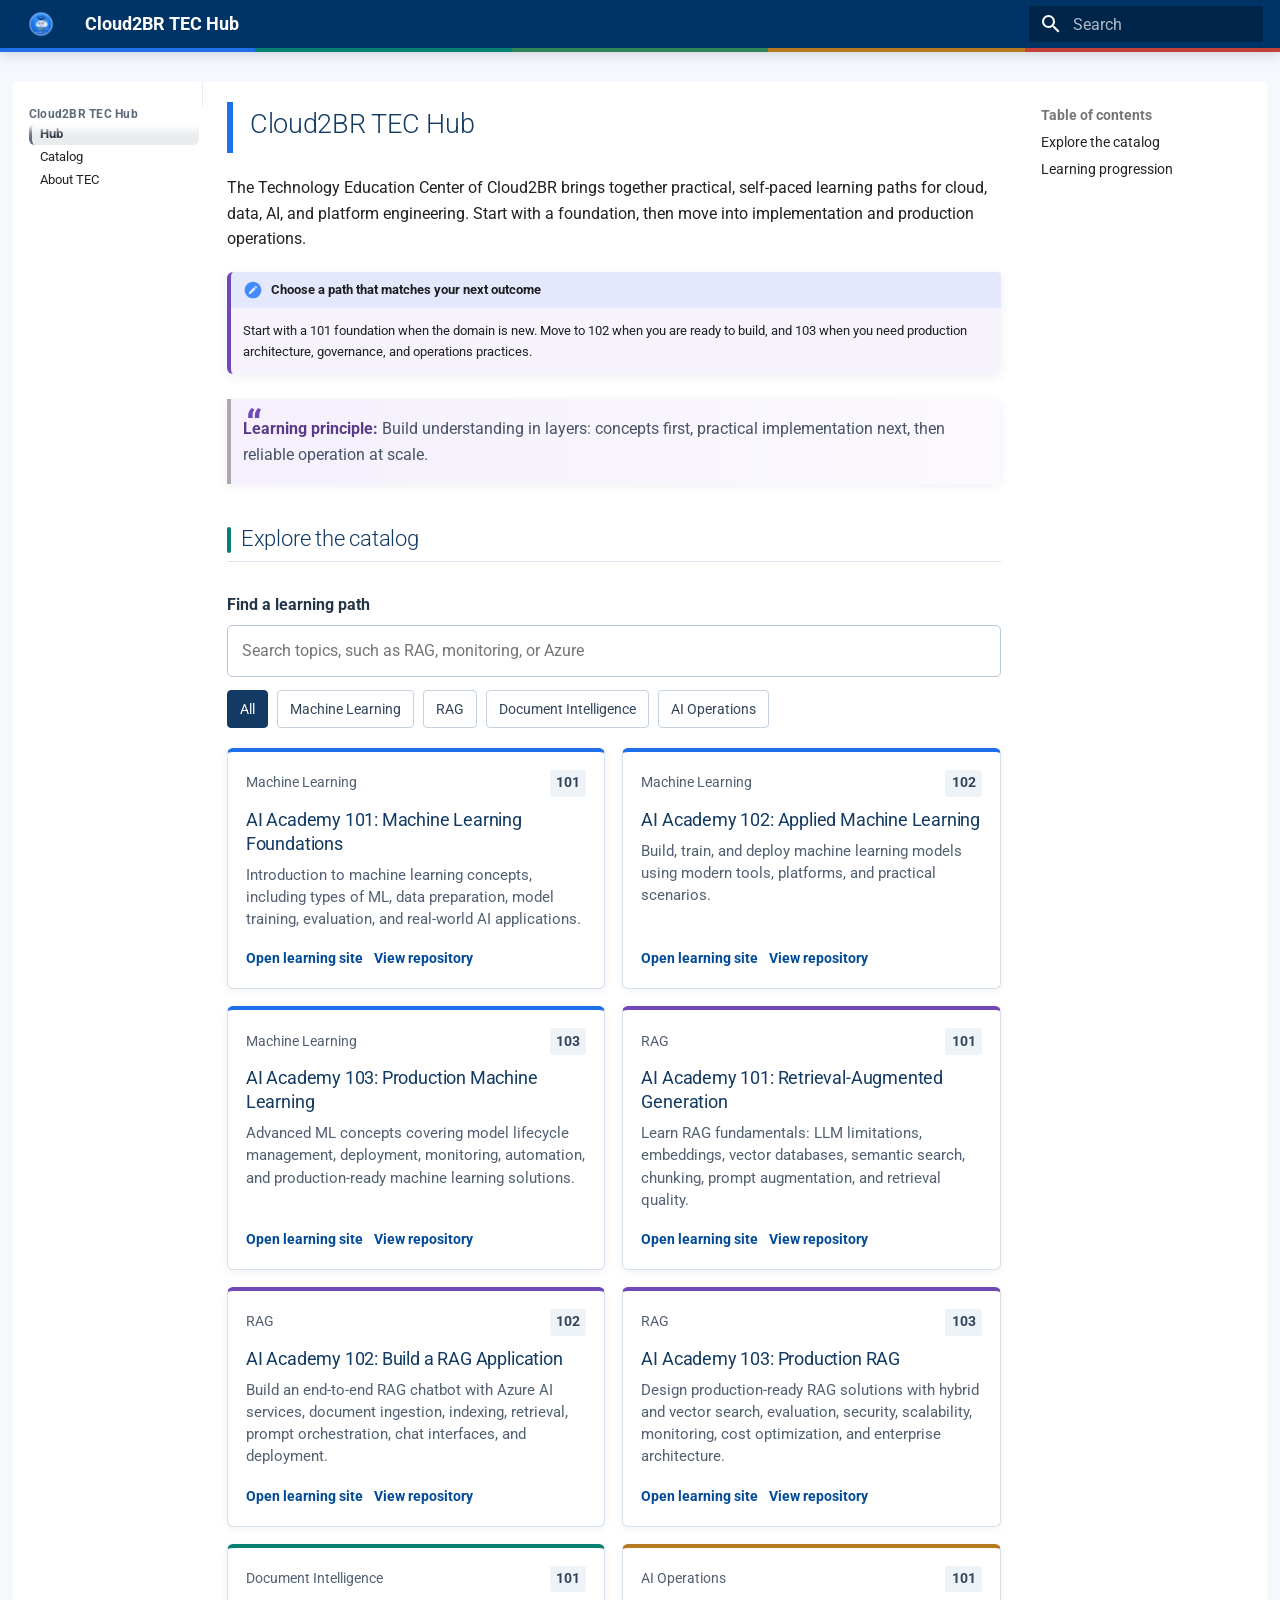
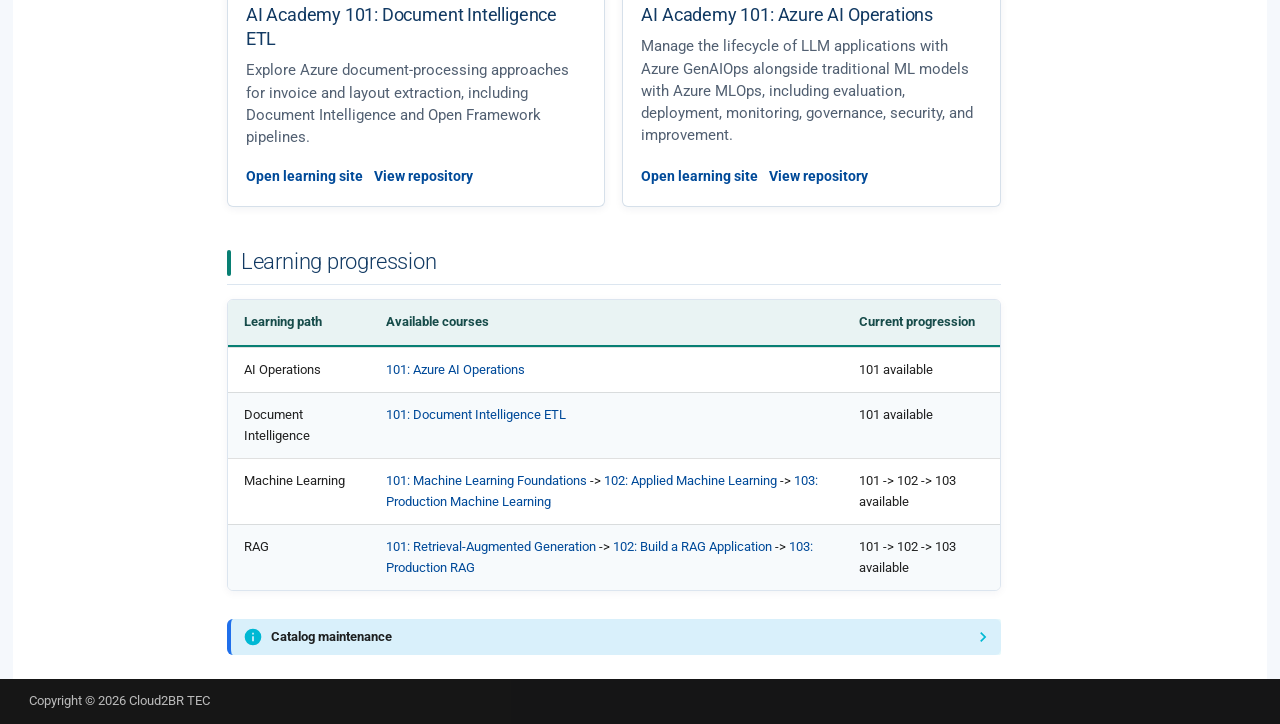
<file: site/index.html>
<!doctype html>
<html lang="en" class="no-js">
  <head>
    
      <meta charset="utf-8">
      <meta name="viewport" content="width=device-width,initial-scale=1">
      
        <meta name="description" content="A catalog of Cloud2BR Technology Education Center learning paths and public resources.">
      
      
      
        <link rel="canonical" href="https://cloud2br-tec.github.io/tec-hub/index.html">
      
      
      
        <link rel="next" href="catalog.html">
      
      
        
      
      
      <link rel="icon" href="assets/img/org-logo.png">
      <meta name="generator" content="mkdocs-1.6.1, mkdocs-material-9.7.6">
    
    
      
        <title>Cloud2BR TEC Hub</title>
      
    
    
      <link rel="stylesheet" href="assets/stylesheets/main.484c7ddc.min.css">
      
        
        <link rel="stylesheet" href="assets/stylesheets/palette.ab4e12ef.min.css">
      
      


    
    
      
    
    
      
        
        
        <link rel="preconnect" href="https://fonts.gstatic.com" crossorigin>
        <link rel="stylesheet" href="https://fonts.googleapis.com/css?family=Roboto:300,300i,400,400i,700,700i%7CRoboto+Mono:400,400i,700,700i&display=fallback">
        <style>:root{--md-text-font:"Roboto";--md-code-font:"Roboto Mono"}</style>
      
    
    
      <link rel="stylesheet" href="assets/css/custom.css">
    
    <script>__md_scope=new URL(".",location),__md_hash=e=>[...e].reduce(((e,_)=>(e<<5)-e+_.charCodeAt(0)),0),__md_get=(e,_=localStorage,t=__md_scope)=>JSON.parse(_.getItem(t.pathname+"."+e)),__md_set=(e,_,t=localStorage,a=__md_scope)=>{try{t.setItem(a.pathname+"."+e,JSON.stringify(_))}catch(e){}}</script>
    
      

    
    
  </head>
  
  
    
    
    
    
    
    <body dir="ltr" data-md-color-scheme="default" data-md-color-primary="blue" data-md-color-accent="blue">
  
    
    <input class="md-toggle" data-md-toggle="drawer" type="checkbox" id="__drawer" autocomplete="off">
    <input class="md-toggle" data-md-toggle="search" type="checkbox" id="__search" autocomplete="off">
    <label class="md-overlay" for="__drawer"></label>
    <div data-md-component="skip">
      
        
        <a href="#cloud2br-tec-hub" class="md-skip">
          Skip to content
        </a>
      
    </div>
    <div data-md-component="announce">
      
    </div>
    
    
      

  

<header class="md-header md-header--shadow" data-md-component="header">
  <nav class="md-header__inner md-grid" aria-label="Header">
    <a href="index.html" title="Cloud2BR TEC Hub" class="md-header__button md-logo" aria-label="Cloud2BR TEC Hub" data-md-component="logo">
      
  <img src="assets/img/org-logo.png" alt="logo">

    </a>
    <label class="md-header__button md-icon" for="__drawer">
      
      <svg xmlns="http://www.w3.org/2000/svg" viewBox="0 0 24 24"><path d="M3 6h18v2H3zm0 5h18v2H3zm0 5h18v2H3z"/></svg>
    </label>
    <div class="md-header__title" data-md-component="header-title">
      <div class="md-header__ellipsis">
        <div class="md-header__topic">
          <span class="md-ellipsis">
            Cloud2BR TEC Hub
          </span>
        </div>
        <div class="md-header__topic" data-md-component="header-topic">
          <span class="md-ellipsis">
            
              Hub
            
          </span>
        </div>
      </div>
    </div>
    
      
    
    
    
    
      
      
        <label class="md-header__button md-icon" for="__search">
          
          <svg xmlns="http://www.w3.org/2000/svg" viewBox="0 0 24 24"><path d="M9.5 3A6.5 6.5 0 0 1 16 9.5c0 1.61-.59 3.09-1.56 4.23l.27.27h.79l5 5-1.5 1.5-5-5v-.79l-.27-.27A6.52 6.52 0 0 1 9.5 16 6.5 6.5 0 0 1 3 9.5 6.5 6.5 0 0 1 9.5 3m0 2C7 5 5 7 5 9.5S7 14 9.5 14 14 12 14 9.5 12 5 9.5 5"/></svg>
        </label>
        <div class="md-search" data-md-component="search" role="dialog">
  <label class="md-search__overlay" for="__search"></label>
  <div class="md-search__inner" role="search">
    <form class="md-search__form" name="search">
      <input type="text" class="md-search__input" name="query" aria-label="Search" placeholder="Search" autocapitalize="off" autocorrect="off" autocomplete="off" spellcheck="false" data-md-component="search-query" required>
      <label class="md-search__icon md-icon" for="__search">
        
        <svg xmlns="http://www.w3.org/2000/svg" viewBox="0 0 24 24"><path d="M9.5 3A6.5 6.5 0 0 1 16 9.5c0 1.61-.59 3.09-1.56 4.23l.27.27h.79l5 5-1.5 1.5-5-5v-.79l-.27-.27A6.52 6.52 0 0 1 9.5 16 6.5 6.5 0 0 1 3 9.5 6.5 6.5 0 0 1 9.5 3m0 2C7 5 5 7 5 9.5S7 14 9.5 14 14 12 14 9.5 12 5 9.5 5"/></svg>
        
        <svg xmlns="http://www.w3.org/2000/svg" viewBox="0 0 24 24"><path d="M20 11v2H8l5.5 5.5-1.42 1.42L4.16 12l7.92-7.92L13.5 5.5 8 11z"/></svg>
      </label>
      <nav class="md-search__options" aria-label="Search">
        
        <button type="reset" class="md-search__icon md-icon" title="Clear" aria-label="Clear" tabindex="-1">
          
          <svg xmlns="http://www.w3.org/2000/svg" viewBox="0 0 24 24"><path d="M19 6.41 17.59 5 12 10.59 6.41 5 5 6.41 10.59 12 5 17.59 6.41 19 12 13.41 17.59 19 19 17.59 13.41 12z"/></svg>
        </button>
      </nav>
      
    </form>
    <div class="md-search__output">
      <div class="md-search__scrollwrap" tabindex="0" data-md-scrollfix>
        <div class="md-search-result" data-md-component="search-result">
          <div class="md-search-result__meta">
            Initializing search
          </div>
          <ol class="md-search-result__list" role="presentation"></ol>
        </div>
      </div>
    </div>
  </div>
</div>
      
    
    
  </nav>
  
</header>
    
    <div class="md-container" data-md-component="container">
      
      
        
          
        
      
      <main class="md-main" data-md-component="main">
        <div class="md-main__inner md-grid">
          
            
              
              <div class="md-sidebar md-sidebar--primary" data-md-component="sidebar" data-md-type="navigation" >
                <div class="md-sidebar__scrollwrap">
                  <div class="md-sidebar__inner">
                    



<nav class="md-nav md-nav--primary" aria-label="Navigation" data-md-level="0">
  <label class="md-nav__title" for="__drawer">
    <a href="index.html" title="Cloud2BR TEC Hub" class="md-nav__button md-logo" aria-label="Cloud2BR TEC Hub" data-md-component="logo">
      
  <img src="assets/img/org-logo.png" alt="logo">

    </a>
    Cloud2BR TEC Hub
  </label>
  
  <ul class="md-nav__list" data-md-scrollfix>
    
      
      
  
  
    
  
  
  
    <li class="md-nav__item md-nav__item--active">
      
      <input class="md-nav__toggle md-toggle" type="checkbox" id="__toc">
      
      
        
      
      
        <label class="md-nav__link md-nav__link--active" for="__toc">
          
  
  
  <span class="md-ellipsis">
    
  
    Hub
  

    
  </span>
  
  

          <span class="md-nav__icon md-icon"></span>
        </label>
      
      <a href="index.html" class="md-nav__link md-nav__link--active">
        
  
  
  <span class="md-ellipsis">
    
  
    Hub
  

    
  </span>
  
  

      </a>
      
        

<nav class="md-nav md-nav--secondary" aria-label="Table of contents">
  
  
  
    
  
  
    <label class="md-nav__title" for="__toc">
      <span class="md-nav__icon md-icon"></span>
      Table of contents
    </label>
    <ul class="md-nav__list" data-md-component="toc" data-md-scrollfix>
      
        <li class="md-nav__item">
  <a href="#explore-the-catalog" class="md-nav__link">
    <span class="md-ellipsis">
      
        Explore the catalog
      
    </span>
  </a>
  
</li>
      
        <li class="md-nav__item">
  <a href="#learning-progression" class="md-nav__link">
    <span class="md-ellipsis">
      
        Learning progression
      
    </span>
  </a>
  
</li>
      
    </ul>
  
</nav>
      
    </li>
  

    
      
      
  
  
  
  
    <li class="md-nav__item">
      <a href="catalog.html" class="md-nav__link">
        
  
  
  <span class="md-ellipsis">
    
  
    Catalog
  

    
  </span>
  
  

      </a>
    </li>
  

    
      
      
  
  
  
  
    <li class="md-nav__item">
      <a href="about.html" class="md-nav__link">
        
  
  
  <span class="md-ellipsis">
    
  
    About TEC
  

    
  </span>
  
  

      </a>
    </li>
  

    
  </ul>
</nav>
                  </div>
                </div>
              </div>
            
            
              
              <div class="md-sidebar md-sidebar--secondary" data-md-component="sidebar" data-md-type="toc" >
                <div class="md-sidebar__scrollwrap">
                  <div class="md-sidebar__inner">
                    

<nav class="md-nav md-nav--secondary" aria-label="Table of contents">
  
  
  
    
  
  
    <label class="md-nav__title" for="__toc">
      <span class="md-nav__icon md-icon"></span>
      Table of contents
    </label>
    <ul class="md-nav__list" data-md-component="toc" data-md-scrollfix>
      
        <li class="md-nav__item">
  <a href="#explore-the-catalog" class="md-nav__link">
    <span class="md-ellipsis">
      
        Explore the catalog
      
    </span>
  </a>
  
</li>
      
        <li class="md-nav__item">
  <a href="#learning-progression" class="md-nav__link">
    <span class="md-ellipsis">
      
        Learning progression
      
    </span>
  </a>
  
</li>
      
    </ul>
  
</nav>
                  </div>
                </div>
              </div>
            
          
          
            <div class="md-content" data-md-component="content">
              
              <article class="md-content__inner md-typeset">
                
                  



<h1 id="cloud2br-tec-hub">Cloud2BR TEC Hub<a class="headerlink" href="#cloud2br-tec-hub" title="Permanent link">&para;</a></h1>
<p>The Technology Education Center of Cloud2BR brings together practical, self-paced learning paths for cloud, data, AI, and platform engineering. Start with a foundation, then move into implementation and production operations.</p>
<div class="admonition important">
<p class="admonition-title">Choose a path that matches your next outcome</p>
<p>Start with a 101 foundation when the domain is new. Move to 102 when you are ready to build, and 103 when you need production architecture, governance, and operations practices.</p>
</div>
<blockquote>
<p><strong>Learning principle:</strong> Build understanding in layers: concepts first, practical implementation next, then reliable operation at scale.</p>
</blockquote>
<h2 id="explore-the-catalog">Explore the catalog<a class="headerlink" href="#explore-the-catalog" title="Permanent link">&para;</a></h2>
<div class="catalog-toolbar" data-catalog-toolbar>
  <label class="catalog-search-label" for="catalog-search">Find a learning path</label>
  <input id="catalog-search" class="catalog-search" type="search" placeholder="Search topics, such as RAG, monitoring, or Azure" autocomplete="off">
  <div class="catalog-filters" role="group" aria-label="Filter learning paths">
    <button class="catalog-filter is-active" type="button" data-filter="All">All</button>
    <button class="catalog-filter" type="button" data-filter="Machine Learning">Machine Learning</button>
    <button class="catalog-filter" type="button" data-filter="RAG">RAG</button>
    <button class="catalog-filter" type="button" data-filter="Document Intelligence">Document Intelligence</button>
    <button class="catalog-filter" type="button" data-filter="AI Operations">AI Operations</button>
  </div>
</div>

<div id="repository-catalog" class="repository-catalog" aria-live="polite"></div>

<noscript>
  <p>JavaScript is required to load the interactive catalog. Browse the public repositories at <a href="https://github.com/Cloud2BR-TEC">Cloud2BR TEC on GitHub</a>.</p>
</noscript>

<h2 id="learning-progression">Learning progression<a class="headerlink" href="#learning-progression" title="Permanent link">&para;</a></h2>
<div id="learning-progression-content" aria-live="polite">
  <p>Loading available learning paths...</p>
</div>

<details class="info">
<summary>Catalog maintenance</summary>
<p>The repository catalog and learning progression are sourced from <code>repos-map.yml</code>. Update that map when a public repository is added, renamed, retired, or receives a GitHub Pages site.</p>
</details>












                
              </article>
            </div>
          
          
<script>var target=document.getElementById(location.hash.slice(1));target&&target.name&&(target.checked=target.name.startsWith("__tabbed_"))</script>
        </div>
        
          <button type="button" class="md-top md-icon" data-md-component="top" hidden>
  
  <svg xmlns="http://www.w3.org/2000/svg" viewBox="0 0 24 24"><path d="M13 20h-2V8l-5.5 5.5-1.42-1.42L12 4.16l7.92 7.92-1.42 1.42L13 8z"/></svg>
  Back to top
</button>
        
      </main>
      
        <footer class="md-footer">
  
  <div class="md-footer-meta md-typeset">
    <div class="md-footer-meta__inner md-grid">
      <div class="md-copyright">
  
    <div class="md-copyright__highlight">
      Copyright &copy; 2026 <a href="https://github.com/Cloud2BR-TEC" target="_blank" rel="noopener">Cloud2BR TEC</a>
    </div>
  
  
</div>
      
    </div>
  </div>
</footer>
      
    </div>
    <div class="md-dialog" data-md-component="dialog">
      <div class="md-dialog__inner md-typeset"></div>
    </div>
    
    
    
      
      
      <script id="__config" type="application/json">{"annotate": null, "base": ".", "features": ["navigation.top", "search.highlight"], "search": "assets/javascripts/workers/search.2c215733.min.js", "tags": null, "translations": {"clipboard.copied": "Copied to clipboard", "clipboard.copy": "Copy to clipboard", "search.result.more.one": "1 more on this page", "search.result.more.other": "# more on this page", "search.result.none": "No matching documents", "search.result.one": "1 matching document", "search.result.other": "# matching documents", "search.result.placeholder": "Type to start searching", "search.result.term.missing": "Missing", "select.version": "Select version"}, "version": null}</script>
    
    
      <script src="assets/javascripts/bundle.79ae519e.min.js"></script>
      
        <script src="assets/js/org-link.js"></script>
      
        <script src="assets/js/external-links.js"></script>
      
        <script src="assets/js/repository-catalog.js"></script>
      
    
  </body>
</html>
</file>
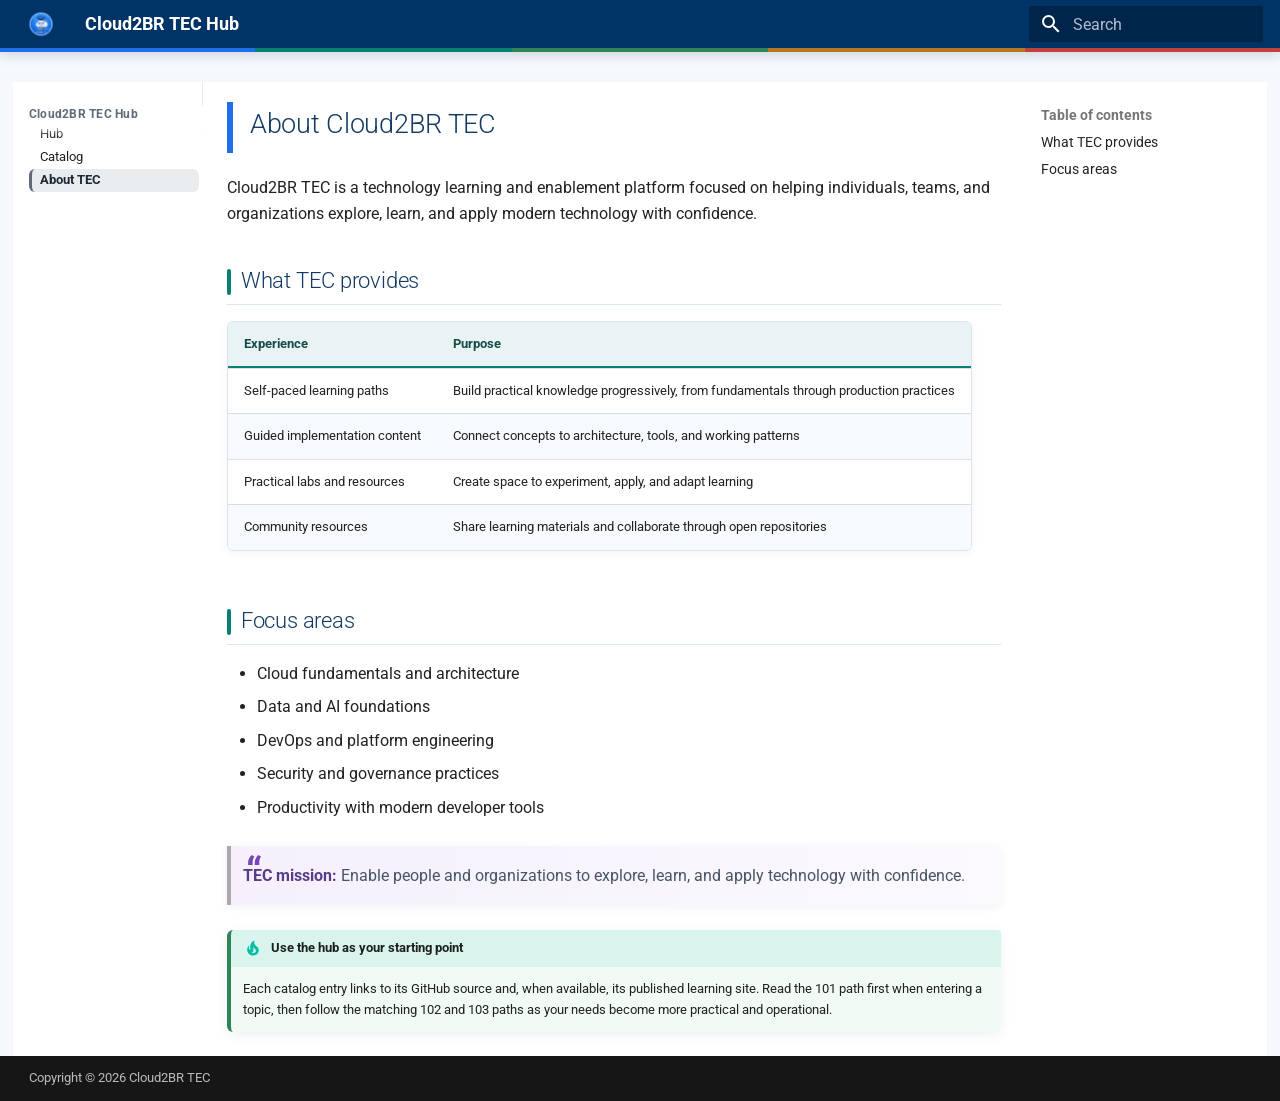
<file: site/about.html>
<!doctype html>
<html lang="en" class="no-js">
  <head>
    
      <meta charset="utf-8">
      <meta name="viewport" content="width=device-width,initial-scale=1">
      
        <meta name="description" content="A catalog of Cloud2BR Technology Education Center learning paths and public resources.">
      
      
      
        <link rel="canonical" href="https://cloud2br-tec.github.io/tec-hub/about.html">
      
      
        <link rel="prev" href="catalog.html">
      
      
      
        
      
      
      <link rel="icon" href="assets/img/org-logo.png">
      <meta name="generator" content="mkdocs-1.6.1, mkdocs-material-9.7.6">
    
    
      
        <title>About TEC - Cloud2BR TEC Hub</title>
      
    
    
      <link rel="stylesheet" href="assets/stylesheets/main.484c7ddc.min.css">
      
        
        <link rel="stylesheet" href="assets/stylesheets/palette.ab4e12ef.min.css">
      
      


    
    
      
    
    
      
        
        
        <link rel="preconnect" href="https://fonts.gstatic.com" crossorigin>
        <link rel="stylesheet" href="https://fonts.googleapis.com/css?family=Roboto:300,300i,400,400i,700,700i%7CRoboto+Mono:400,400i,700,700i&display=fallback">
        <style>:root{--md-text-font:"Roboto";--md-code-font:"Roboto Mono"}</style>
      
    
    
      <link rel="stylesheet" href="assets/css/custom.css">
    
    <script>__md_scope=new URL(".",location),__md_hash=e=>[...e].reduce(((e,_)=>(e<<5)-e+_.charCodeAt(0)),0),__md_get=(e,_=localStorage,t=__md_scope)=>JSON.parse(_.getItem(t.pathname+"."+e)),__md_set=(e,_,t=localStorage,a=__md_scope)=>{try{t.setItem(a.pathname+"."+e,JSON.stringify(_))}catch(e){}}</script>
    
      

    
    
  </head>
  
  
    
    
    
    
    
    <body dir="ltr" data-md-color-scheme="default" data-md-color-primary="blue" data-md-color-accent="blue">
  
    
    <input class="md-toggle" data-md-toggle="drawer" type="checkbox" id="__drawer" autocomplete="off">
    <input class="md-toggle" data-md-toggle="search" type="checkbox" id="__search" autocomplete="off">
    <label class="md-overlay" for="__drawer"></label>
    <div data-md-component="skip">
      
        
        <a href="#about-cloud2br-tec" class="md-skip">
          Skip to content
        </a>
      
    </div>
    <div data-md-component="announce">
      
    </div>
    
    
      

  

<header class="md-header md-header--shadow" data-md-component="header">
  <nav class="md-header__inner md-grid" aria-label="Header">
    <a href="index.html" title="Cloud2BR TEC Hub" class="md-header__button md-logo" aria-label="Cloud2BR TEC Hub" data-md-component="logo">
      
  <img src="assets/img/org-logo.png" alt="logo">

    </a>
    <label class="md-header__button md-icon" for="__drawer">
      
      <svg xmlns="http://www.w3.org/2000/svg" viewBox="0 0 24 24"><path d="M3 6h18v2H3zm0 5h18v2H3zm0 5h18v2H3z"/></svg>
    </label>
    <div class="md-header__title" data-md-component="header-title">
      <div class="md-header__ellipsis">
        <div class="md-header__topic">
          <span class="md-ellipsis">
            Cloud2BR TEC Hub
          </span>
        </div>
        <div class="md-header__topic" data-md-component="header-topic">
          <span class="md-ellipsis">
            
              About TEC
            
          </span>
        </div>
      </div>
    </div>
    
      
    
    
    
    
      
      
        <label class="md-header__button md-icon" for="__search">
          
          <svg xmlns="http://www.w3.org/2000/svg" viewBox="0 0 24 24"><path d="M9.5 3A6.5 6.5 0 0 1 16 9.5c0 1.61-.59 3.09-1.56 4.23l.27.27h.79l5 5-1.5 1.5-5-5v-.79l-.27-.27A6.52 6.52 0 0 1 9.5 16 6.5 6.5 0 0 1 3 9.5 6.5 6.5 0 0 1 9.5 3m0 2C7 5 5 7 5 9.5S7 14 9.5 14 14 12 14 9.5 12 5 9.5 5"/></svg>
        </label>
        <div class="md-search" data-md-component="search" role="dialog">
  <label class="md-search__overlay" for="__search"></label>
  <div class="md-search__inner" role="search">
    <form class="md-search__form" name="search">
      <input type="text" class="md-search__input" name="query" aria-label="Search" placeholder="Search" autocapitalize="off" autocorrect="off" autocomplete="off" spellcheck="false" data-md-component="search-query" required>
      <label class="md-search__icon md-icon" for="__search">
        
        <svg xmlns="http://www.w3.org/2000/svg" viewBox="0 0 24 24"><path d="M9.5 3A6.5 6.5 0 0 1 16 9.5c0 1.61-.59 3.09-1.56 4.23l.27.27h.79l5 5-1.5 1.5-5-5v-.79l-.27-.27A6.52 6.52 0 0 1 9.5 16 6.5 6.5 0 0 1 3 9.5 6.5 6.5 0 0 1 9.5 3m0 2C7 5 5 7 5 9.5S7 14 9.5 14 14 12 14 9.5 12 5 9.5 5"/></svg>
        
        <svg xmlns="http://www.w3.org/2000/svg" viewBox="0 0 24 24"><path d="M20 11v2H8l5.5 5.5-1.42 1.42L4.16 12l7.92-7.92L13.5 5.5 8 11z"/></svg>
      </label>
      <nav class="md-search__options" aria-label="Search">
        
        <button type="reset" class="md-search__icon md-icon" title="Clear" aria-label="Clear" tabindex="-1">
          
          <svg xmlns="http://www.w3.org/2000/svg" viewBox="0 0 24 24"><path d="M19 6.41 17.59 5 12 10.59 6.41 5 5 6.41 10.59 12 5 17.59 6.41 19 12 13.41 17.59 19 19 17.59 13.41 12z"/></svg>
        </button>
      </nav>
      
    </form>
    <div class="md-search__output">
      <div class="md-search__scrollwrap" tabindex="0" data-md-scrollfix>
        <div class="md-search-result" data-md-component="search-result">
          <div class="md-search-result__meta">
            Initializing search
          </div>
          <ol class="md-search-result__list" role="presentation"></ol>
        </div>
      </div>
    </div>
  </div>
</div>
      
    
    
  </nav>
  
</header>
    
    <div class="md-container" data-md-component="container">
      
      
        
          
        
      
      <main class="md-main" data-md-component="main">
        <div class="md-main__inner md-grid">
          
            
              
              <div class="md-sidebar md-sidebar--primary" data-md-component="sidebar" data-md-type="navigation" >
                <div class="md-sidebar__scrollwrap">
                  <div class="md-sidebar__inner">
                    



<nav class="md-nav md-nav--primary" aria-label="Navigation" data-md-level="0">
  <label class="md-nav__title" for="__drawer">
    <a href="index.html" title="Cloud2BR TEC Hub" class="md-nav__button md-logo" aria-label="Cloud2BR TEC Hub" data-md-component="logo">
      
  <img src="assets/img/org-logo.png" alt="logo">

    </a>
    Cloud2BR TEC Hub
  </label>
  
  <ul class="md-nav__list" data-md-scrollfix>
    
      
      
  
  
  
  
    <li class="md-nav__item">
      <a href="index.html" class="md-nav__link">
        
  
  
  <span class="md-ellipsis">
    
  
    Hub
  

    
  </span>
  
  

      </a>
    </li>
  

    
      
      
  
  
  
  
    <li class="md-nav__item">
      <a href="catalog.html" class="md-nav__link">
        
  
  
  <span class="md-ellipsis">
    
  
    Catalog
  

    
  </span>
  
  

      </a>
    </li>
  

    
      
      
  
  
    
  
  
  
    <li class="md-nav__item md-nav__item--active">
      
      <input class="md-nav__toggle md-toggle" type="checkbox" id="__toc">
      
      
        
      
      
        <label class="md-nav__link md-nav__link--active" for="__toc">
          
  
  
  <span class="md-ellipsis">
    
  
    About TEC
  

    
  </span>
  
  

          <span class="md-nav__icon md-icon"></span>
        </label>
      
      <a href="about.html" class="md-nav__link md-nav__link--active">
        
  
  
  <span class="md-ellipsis">
    
  
    About TEC
  

    
  </span>
  
  

      </a>
      
        

<nav class="md-nav md-nav--secondary" aria-label="Table of contents">
  
  
  
    
  
  
    <label class="md-nav__title" for="__toc">
      <span class="md-nav__icon md-icon"></span>
      Table of contents
    </label>
    <ul class="md-nav__list" data-md-component="toc" data-md-scrollfix>
      
        <li class="md-nav__item">
  <a href="#what-tec-provides" class="md-nav__link">
    <span class="md-ellipsis">
      
        What TEC provides
      
    </span>
  </a>
  
</li>
      
        <li class="md-nav__item">
  <a href="#focus-areas" class="md-nav__link">
    <span class="md-ellipsis">
      
        Focus areas
      
    </span>
  </a>
  
</li>
      
    </ul>
  
</nav>
      
    </li>
  

    
  </ul>
</nav>
                  </div>
                </div>
              </div>
            
            
              
              <div class="md-sidebar md-sidebar--secondary" data-md-component="sidebar" data-md-type="toc" >
                <div class="md-sidebar__scrollwrap">
                  <div class="md-sidebar__inner">
                    

<nav class="md-nav md-nav--secondary" aria-label="Table of contents">
  
  
  
    
  
  
    <label class="md-nav__title" for="__toc">
      <span class="md-nav__icon md-icon"></span>
      Table of contents
    </label>
    <ul class="md-nav__list" data-md-component="toc" data-md-scrollfix>
      
        <li class="md-nav__item">
  <a href="#what-tec-provides" class="md-nav__link">
    <span class="md-ellipsis">
      
        What TEC provides
      
    </span>
  </a>
  
</li>
      
        <li class="md-nav__item">
  <a href="#focus-areas" class="md-nav__link">
    <span class="md-ellipsis">
      
        Focus areas
      
    </span>
  </a>
  
</li>
      
    </ul>
  
</nav>
                  </div>
                </div>
              </div>
            
          
          
            <div class="md-content" data-md-component="content">
              
              <article class="md-content__inner md-typeset">
                
                  



<h1 id="about-cloud2br-tec">About Cloud2BR TEC<a class="headerlink" href="#about-cloud2br-tec" title="Permanent link">&para;</a></h1>
<p>Cloud2BR TEC is a technology learning and enablement platform focused on helping individuals, teams, and organizations explore, learn, and apply modern technology with confidence.</p>
<h2 id="what-tec-provides">What TEC provides<a class="headerlink" href="#what-tec-provides" title="Permanent link">&para;</a></h2>
<table>
<thead>
<tr>
<th>Experience</th>
<th>Purpose</th>
</tr>
</thead>
<tbody>
<tr>
<td>Self-paced learning paths</td>
<td>Build practical knowledge progressively, from fundamentals through production practices</td>
</tr>
<tr>
<td>Guided implementation content</td>
<td>Connect concepts to architecture, tools, and working patterns</td>
</tr>
<tr>
<td>Practical labs and resources</td>
<td>Create space to experiment, apply, and adapt learning</td>
</tr>
<tr>
<td>Community resources</td>
<td>Share learning materials and collaborate through open repositories</td>
</tr>
</tbody>
</table>
<h2 id="focus-areas">Focus areas<a class="headerlink" href="#focus-areas" title="Permanent link">&para;</a></h2>
<ul>
<li>Cloud fundamentals and architecture</li>
<li>Data and AI foundations</li>
<li>DevOps and platform engineering</li>
<li>Security and governance practices</li>
<li>Productivity with modern developer tools</li>
</ul>
<blockquote>
<p><strong>TEC mission:</strong> Enable people and organizations to explore, learn, and apply technology with confidence.</p>
</blockquote>
<div class="admonition tip">
<p class="admonition-title">Use the hub as your starting point</p>
<p>Each catalog entry links to its GitHub source and, when available, its published learning site. Read the 101 path first when entering a topic, then follow the matching 102 and 103 paths as your needs become more practical and operational.</p>
</div>












                
              </article>
            </div>
          
          
<script>var target=document.getElementById(location.hash.slice(1));target&&target.name&&(target.checked=target.name.startsWith("__tabbed_"))</script>
        </div>
        
          <button type="button" class="md-top md-icon" data-md-component="top" hidden>
  
  <svg xmlns="http://www.w3.org/2000/svg" viewBox="0 0 24 24"><path d="M13 20h-2V8l-5.5 5.5-1.42-1.42L12 4.16l7.92 7.92-1.42 1.42L13 8z"/></svg>
  Back to top
</button>
        
      </main>
      
        <footer class="md-footer">
  
  <div class="md-footer-meta md-typeset">
    <div class="md-footer-meta__inner md-grid">
      <div class="md-copyright">
  
    <div class="md-copyright__highlight">
      Copyright &copy; 2026 <a href="https://github.com/Cloud2BR-TEC" target="_blank" rel="noopener">Cloud2BR TEC</a>
    </div>
  
  
</div>
      
    </div>
  </div>
</footer>
      
    </div>
    <div class="md-dialog" data-md-component="dialog">
      <div class="md-dialog__inner md-typeset"></div>
    </div>
    
    
    
      
      
      <script id="__config" type="application/json">{"annotate": null, "base": ".", "features": ["navigation.top", "search.highlight"], "search": "assets/javascripts/workers/search.2c215733.min.js", "tags": null, "translations": {"clipboard.copied": "Copied to clipboard", "clipboard.copy": "Copy to clipboard", "search.result.more.one": "1 more on this page", "search.result.more.other": "# more on this page", "search.result.none": "No matching documents", "search.result.one": "1 matching document", "search.result.other": "# matching documents", "search.result.placeholder": "Type to start searching", "search.result.term.missing": "Missing", "select.version": "Select version"}, "version": null}</script>
    
    
      <script src="assets/javascripts/bundle.79ae519e.min.js"></script>
      
        <script src="assets/js/org-link.js"></script>
      
        <script src="assets/js/external-links.js"></script>
      
        <script src="assets/js/repository-catalog.js"></script>
      
    
  </body>
</html>
</file>
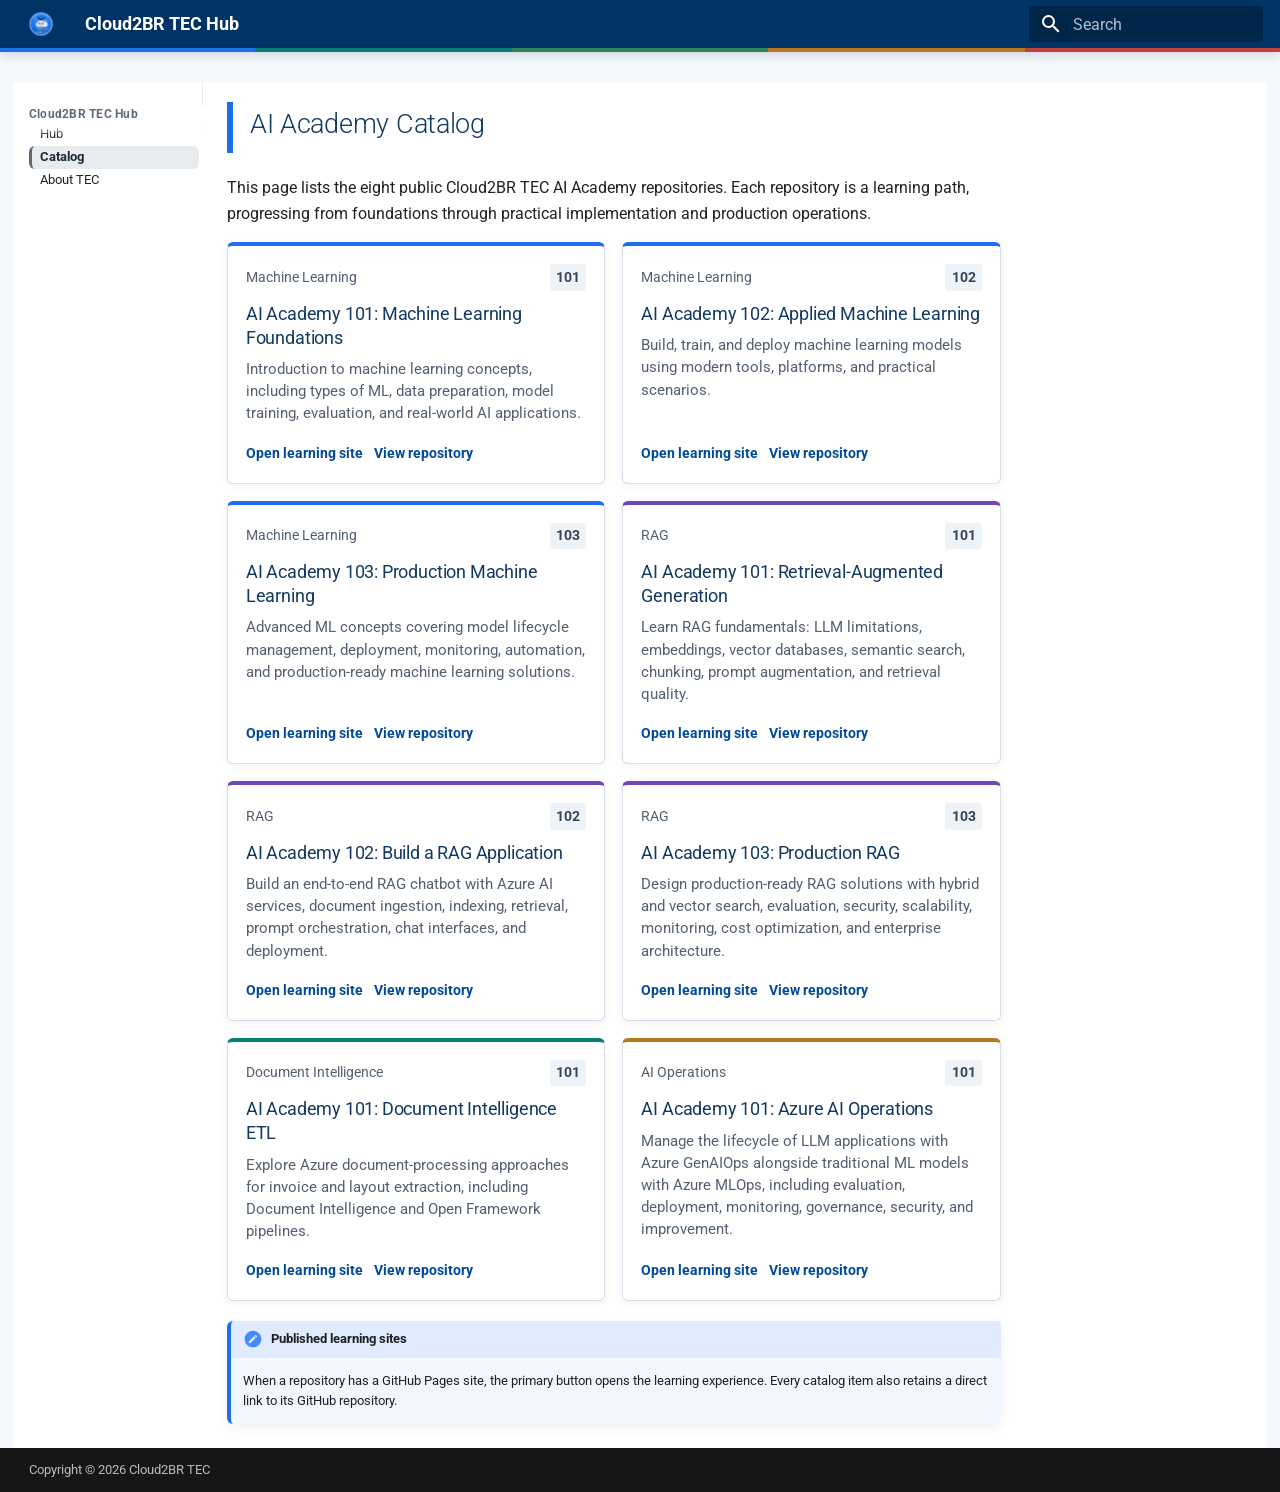
<file: site/catalog.html>
<!doctype html>
<html lang="en" class="no-js">
  <head>
    
      <meta charset="utf-8">
      <meta name="viewport" content="width=device-width,initial-scale=1">
      
        <meta name="description" content="A catalog of Cloud2BR Technology Education Center learning paths and public resources.">
      
      
      
        <link rel="canonical" href="https://cloud2br-tec.github.io/tec-hub/catalog.html">
      
      
        <link rel="prev" href="index.html">
      
      
        <link rel="next" href="about.html">
      
      
        
      
      
      <link rel="icon" href="assets/img/org-logo.png">
      <meta name="generator" content="mkdocs-1.6.1, mkdocs-material-9.7.6">
    
    
      
        <title>Catalog - Cloud2BR TEC Hub</title>
      
    
    
      <link rel="stylesheet" href="assets/stylesheets/main.484c7ddc.min.css">
      
        
        <link rel="stylesheet" href="assets/stylesheets/palette.ab4e12ef.min.css">
      
      


    
    
      
    
    
      
        
        
        <link rel="preconnect" href="https://fonts.gstatic.com" crossorigin>
        <link rel="stylesheet" href="https://fonts.googleapis.com/css?family=Roboto:300,300i,400,400i,700,700i%7CRoboto+Mono:400,400i,700,700i&display=fallback">
        <style>:root{--md-text-font:"Roboto";--md-code-font:"Roboto Mono"}</style>
      
    
    
      <link rel="stylesheet" href="assets/css/custom.css">
    
    <script>__md_scope=new URL(".",location),__md_hash=e=>[...e].reduce(((e,_)=>(e<<5)-e+_.charCodeAt(0)),0),__md_get=(e,_=localStorage,t=__md_scope)=>JSON.parse(_.getItem(t.pathname+"."+e)),__md_set=(e,_,t=localStorage,a=__md_scope)=>{try{t.setItem(a.pathname+"."+e,JSON.stringify(_))}catch(e){}}</script>
    
      

    
    
  </head>
  
  
    
    
    
    
    
    <body dir="ltr" data-md-color-scheme="default" data-md-color-primary="blue" data-md-color-accent="blue">
  
    
    <input class="md-toggle" data-md-toggle="drawer" type="checkbox" id="__drawer" autocomplete="off">
    <input class="md-toggle" data-md-toggle="search" type="checkbox" id="__search" autocomplete="off">
    <label class="md-overlay" for="__drawer"></label>
    <div data-md-component="skip">
      
        
        <a href="#ai-academy-catalog" class="md-skip">
          Skip to content
        </a>
      
    </div>
    <div data-md-component="announce">
      
    </div>
    
    
      

  

<header class="md-header md-header--shadow" data-md-component="header">
  <nav class="md-header__inner md-grid" aria-label="Header">
    <a href="index.html" title="Cloud2BR TEC Hub" class="md-header__button md-logo" aria-label="Cloud2BR TEC Hub" data-md-component="logo">
      
  <img src="assets/img/org-logo.png" alt="logo">

    </a>
    <label class="md-header__button md-icon" for="__drawer">
      
      <svg xmlns="http://www.w3.org/2000/svg" viewBox="0 0 24 24"><path d="M3 6h18v2H3zm0 5h18v2H3zm0 5h18v2H3z"/></svg>
    </label>
    <div class="md-header__title" data-md-component="header-title">
      <div class="md-header__ellipsis">
        <div class="md-header__topic">
          <span class="md-ellipsis">
            Cloud2BR TEC Hub
          </span>
        </div>
        <div class="md-header__topic" data-md-component="header-topic">
          <span class="md-ellipsis">
            
              Catalog
            
          </span>
        </div>
      </div>
    </div>
    
      
    
    
    
    
      
      
        <label class="md-header__button md-icon" for="__search">
          
          <svg xmlns="http://www.w3.org/2000/svg" viewBox="0 0 24 24"><path d="M9.5 3A6.5 6.5 0 0 1 16 9.5c0 1.61-.59 3.09-1.56 4.23l.27.27h.79l5 5-1.5 1.5-5-5v-.79l-.27-.27A6.52 6.52 0 0 1 9.5 16 6.5 6.5 0 0 1 3 9.5 6.5 6.5 0 0 1 9.5 3m0 2C7 5 5 7 5 9.5S7 14 9.5 14 14 12 14 9.5 12 5 9.5 5"/></svg>
        </label>
        <div class="md-search" data-md-component="search" role="dialog">
  <label class="md-search__overlay" for="__search"></label>
  <div class="md-search__inner" role="search">
    <form class="md-search__form" name="search">
      <input type="text" class="md-search__input" name="query" aria-label="Search" placeholder="Search" autocapitalize="off" autocorrect="off" autocomplete="off" spellcheck="false" data-md-component="search-query" required>
      <label class="md-search__icon md-icon" for="__search">
        
        <svg xmlns="http://www.w3.org/2000/svg" viewBox="0 0 24 24"><path d="M9.5 3A6.5 6.5 0 0 1 16 9.5c0 1.61-.59 3.09-1.56 4.23l.27.27h.79l5 5-1.5 1.5-5-5v-.79l-.27-.27A6.52 6.52 0 0 1 9.5 16 6.5 6.5 0 0 1 3 9.5 6.5 6.5 0 0 1 9.5 3m0 2C7 5 5 7 5 9.5S7 14 9.5 14 14 12 14 9.5 12 5 9.5 5"/></svg>
        
        <svg xmlns="http://www.w3.org/2000/svg" viewBox="0 0 24 24"><path d="M20 11v2H8l5.5 5.5-1.42 1.42L4.16 12l7.92-7.92L13.5 5.5 8 11z"/></svg>
      </label>
      <nav class="md-search__options" aria-label="Search">
        
        <button type="reset" class="md-search__icon md-icon" title="Clear" aria-label="Clear" tabindex="-1">
          
          <svg xmlns="http://www.w3.org/2000/svg" viewBox="0 0 24 24"><path d="M19 6.41 17.59 5 12 10.59 6.41 5 5 6.41 10.59 12 5 17.59 6.41 19 12 13.41 17.59 19 19 17.59 13.41 12z"/></svg>
        </button>
      </nav>
      
    </form>
    <div class="md-search__output">
      <div class="md-search__scrollwrap" tabindex="0" data-md-scrollfix>
        <div class="md-search-result" data-md-component="search-result">
          <div class="md-search-result__meta">
            Initializing search
          </div>
          <ol class="md-search-result__list" role="presentation"></ol>
        </div>
      </div>
    </div>
  </div>
</div>
      
    
    
  </nav>
  
</header>
    
    <div class="md-container" data-md-component="container">
      
      
        
          
        
      
      <main class="md-main" data-md-component="main">
        <div class="md-main__inner md-grid">
          
            
              
              <div class="md-sidebar md-sidebar--primary" data-md-component="sidebar" data-md-type="navigation" >
                <div class="md-sidebar__scrollwrap">
                  <div class="md-sidebar__inner">
                    



<nav class="md-nav md-nav--primary" aria-label="Navigation" data-md-level="0">
  <label class="md-nav__title" for="__drawer">
    <a href="index.html" title="Cloud2BR TEC Hub" class="md-nav__button md-logo" aria-label="Cloud2BR TEC Hub" data-md-component="logo">
      
  <img src="assets/img/org-logo.png" alt="logo">

    </a>
    Cloud2BR TEC Hub
  </label>
  
  <ul class="md-nav__list" data-md-scrollfix>
    
      
      
  
  
  
  
    <li class="md-nav__item">
      <a href="index.html" class="md-nav__link">
        
  
  
  <span class="md-ellipsis">
    
  
    Hub
  

    
  </span>
  
  

      </a>
    </li>
  

    
      
      
  
  
    
  
  
  
    <li class="md-nav__item md-nav__item--active">
      
      <input class="md-nav__toggle md-toggle" type="checkbox" id="__toc">
      
      
        
      
      
      <a href="catalog.html" class="md-nav__link md-nav__link--active">
        
  
  
  <span class="md-ellipsis">
    
  
    Catalog
  

    
  </span>
  
  

      </a>
      
    </li>
  

    
      
      
  
  
  
  
    <li class="md-nav__item">
      <a href="about.html" class="md-nav__link">
        
  
  
  <span class="md-ellipsis">
    
  
    About TEC
  

    
  </span>
  
  

      </a>
    </li>
  

    
  </ul>
</nav>
                  </div>
                </div>
              </div>
            
            
              
              <div class="md-sidebar md-sidebar--secondary" data-md-component="sidebar" data-md-type="toc" >
                <div class="md-sidebar__scrollwrap">
                  <div class="md-sidebar__inner">
                    

<nav class="md-nav md-nav--secondary" aria-label="Table of contents">
  
  
  
    
  
  
</nav>
                  </div>
                </div>
              </div>
            
          
          
            <div class="md-content" data-md-component="content">
              
              <article class="md-content__inner md-typeset">
                
                  



<h1 id="ai-academy-catalog">AI Academy Catalog<a class="headerlink" href="#ai-academy-catalog" title="Permanent link">&para;</a></h1>
<p>This page lists the eight public Cloud2BR TEC AI Academy repositories. Each repository is a learning path, progressing from foundations through practical implementation and production operations.</p>
<div id="full-repository-catalog" class="repository-catalog repository-catalog--full" aria-live="polite"></div>

<div class="admonition note">
<p class="admonition-title">Published learning sites</p>
<p>When a repository has a GitHub Pages site, the primary button opens the learning experience. Every catalog item also retains a direct link to its GitHub repository.</p>
</div>












                
              </article>
            </div>
          
          
<script>var target=document.getElementById(location.hash.slice(1));target&&target.name&&(target.checked=target.name.startsWith("__tabbed_"))</script>
        </div>
        
          <button type="button" class="md-top md-icon" data-md-component="top" hidden>
  
  <svg xmlns="http://www.w3.org/2000/svg" viewBox="0 0 24 24"><path d="M13 20h-2V8l-5.5 5.5-1.42-1.42L12 4.16l7.92 7.92-1.42 1.42L13 8z"/></svg>
  Back to top
</button>
        
      </main>
      
        <footer class="md-footer">
  
  <div class="md-footer-meta md-typeset">
    <div class="md-footer-meta__inner md-grid">
      <div class="md-copyright">
  
    <div class="md-copyright__highlight">
      Copyright &copy; 2026 <a href="https://github.com/Cloud2BR-TEC" target="_blank" rel="noopener">Cloud2BR TEC</a>
    </div>
  
  
</div>
      
    </div>
  </div>
</footer>
      
    </div>
    <div class="md-dialog" data-md-component="dialog">
      <div class="md-dialog__inner md-typeset"></div>
    </div>
    
    
    
      
      
      <script id="__config" type="application/json">{"annotate": null, "base": ".", "features": ["navigation.top", "search.highlight"], "search": "assets/javascripts/workers/search.2c215733.min.js", "tags": null, "translations": {"clipboard.copied": "Copied to clipboard", "clipboard.copy": "Copy to clipboard", "search.result.more.one": "1 more on this page", "search.result.more.other": "# more on this page", "search.result.none": "No matching documents", "search.result.one": "1 matching document", "search.result.other": "# matching documents", "search.result.placeholder": "Type to start searching", "search.result.term.missing": "Missing", "select.version": "Select version"}, "version": null}</script>
    
    
      <script src="assets/javascripts/bundle.79ae519e.min.js"></script>
      
        <script src="assets/js/org-link.js"></script>
      
        <script src="assets/js/external-links.js"></script>
      
        <script src="assets/js/repository-catalog.js"></script>
      
    
  </body>
</html>
</file>
<file: site/assets/css/custom.css>
@media (min-width: 76.25em) {
  .md-grid { max-width: 98%; }
  .md-sidebar--primary,
  .md-sidebar--primary .md-sidebar__scrollwrap { width: 9.5rem; }
}

[data-md-color-scheme="default"] {
  --md-primary-fg-color: #003366;
  --md-primary-fg-color--light: #004a99;
  --md-primary-fg-color--dark: #00264d;
  --md-accent-fg-color: #004a99;
  --hub-navy: #123a63;
  --hub-blue: #1f6feb;
  --hub-teal: #087f73;
  --hub-green: #2f855a;
  --hub-amber: #b7791f;
  --hub-coral: #c2413b;
  --hub-violet: #7048b8;
  --hub-ink: #243447;
  --hub-canvas: #f5f8fc;
}

body { background: var(--hub-canvas); }
.md-header { border-bottom: 4px solid transparent; border-image: linear-gradient(90deg, var(--hub-blue) 0 20%, var(--hub-teal) 20% 40%, var(--hub-green) 40% 60%, var(--hub-amber) 60% 80%, var(--hub-coral) 80% 100%) 1; box-shadow: 0 3px 12px rgba(12, 39, 67, 0.16); }
.md-main__inner { background: #ffffff; }
.md-typeset a, .md-tabs__link { color: #004a99; }
.md-typeset a:hover, .md-tabs__link:hover { color: #003874; }
.md-content__inner.md-typeset { font-size: 0.8rem; }
.md-content__inner.md-typeset h1 { margin-bottom: 1.1rem; padding: 0.25rem 0 0.55rem 0.85rem; border-left: 6px solid var(--hub-blue); color: var(--hub-navy); font-size: 1.35rem; }
.md-typeset h2 { position: relative; margin-top: 2rem; padding: 0 0 0.35rem 0.7rem; border-bottom: 1px solid #dce6f0; color: var(--hub-navy); font-size: 1.08rem; }
.md-typeset h2::before { position: absolute; top: 0.12rem; bottom: 0.42rem; left: 0; width: 4px; border-radius: 2px; background: var(--hub-teal); content: ""; }
.md-typeset h3 { color: #315d63; font-size: 0.92rem; }
.md-typeset table:not([class]) { border: 1px solid #dce5ef; border-radius: 6px; box-shadow: 0 2px 8px rgba(15, 42, 70, 0.05); }
.md-typeset table:not([class]) th { border-bottom: 2px solid var(--hub-teal); background: #e9f3f3; color: #174c4a; font-weight: 700; }
.md-typeset table:not([class]) tr:nth-child(even) td { background: #f7fafc; }
.md-typeset .admonition, .md-typeset details { border-width: 0 0 0 4px; border-radius: 6px; box-shadow: 0 3px 12px rgba(15, 42, 70, 0.07); }
.md-typeset details { margin: 1rem 0; background: #fbfdff; }
.md-typeset details summary { font-weight: 700; }
.md-typeset .admonition.note, .md-typeset details.note, .md-typeset .admonition.info, .md-typeset details.info { border-color: var(--hub-blue); background: #f2f7ff; }
.md-typeset .admonition.tip, .md-typeset details.tip, .md-typeset .admonition.success, .md-typeset details.success { border-color: var(--hub-green); background: #f1faf5; }
.md-typeset .admonition.important, .md-typeset details.important, .md-typeset .admonition.abstract, .md-typeset details.abstract { border-color: var(--hub-violet); background: #f7f3fc; }
.md-typeset .admonition.warning, .md-typeset details.warning, .md-typeset .admonition.question, .md-typeset details.question { border-color: var(--hub-amber); background: #fff9ed; }
.md-typeset .admonition.example, .md-typeset details.example { border-color: var(--hub-teal); background: #eff9f8; }
.md-typeset blockquote { position: relative; margin: 1.25rem 0; border-left: 5px solid var(--hub-violet); border-radius: 0 6px 6px 0; padding: 0.85rem 1rem 0.85rem 2.4rem; background: linear-gradient(90deg, #f5f0fc 0%, #fbf9fe 100%); box-shadow: 0 2px 8px rgba(70, 45, 110, 0.08); color: #465466; }
.md-typeset blockquote::before { position: absolute; top: 0.35rem; left: 0.75rem; color: var(--hub-violet); content: "\201C"; font-size: 2rem; font-weight: 700; line-height: 1; }
.md-typeset blockquote p { margin: 0; }
.md-typeset blockquote strong { color: #593b87; }

.catalog-toolbar { margin: 1.5rem 0 1rem; }
.catalog-search-label { display: block; margin-bottom: 0.35rem; color: var(--hub-ink); font-weight: 700; }
.catalog-search { box-sizing: border-box; width: 100%; border: 1px solid #b9c7d6; border-radius: 5px; padding: 0.6rem 0.7rem; background: #ffffff; color: var(--hub-ink); font: inherit; }
.catalog-search:focus { outline: 2px solid #80aee6; outline-offset: 1px; border-color: var(--hub-blue); }
.catalog-filters { display: flex; flex-wrap: wrap; gap: 0.45rem; margin-top: 0.65rem; }
.catalog-filter { border: 1px solid #c7d2df; border-radius: 4px; padding: 0.35rem 0.6rem; background: #ffffff; color: #33445a; cursor: pointer; font: inherit; font-size: 0.7rem; }
.catalog-filter:hover { border-color: var(--hub-teal); background: #eff9f8; }
.catalog-filter.is-active { border-color: var(--hub-navy); background: var(--hub-navy); color: #ffffff; }
.repository-catalog { display: grid; grid-template-columns: repeat(2, minmax(0, 1fr)); gap: 0.85rem; }
.repository-card { display: flex; min-height: 11.5rem; flex-direction: column; border: 1px solid #d6e0ea; border-top: 4px solid var(--hub-blue); border-radius: 6px; padding: 0.9rem; background: #ffffff; box-shadow: 0 2px 8px rgba(15, 42, 70, 0.06); }
.repository-card[data-category="RAG"] { border-top-color: var(--hub-violet); }
.repository-card[data-category="Document Intelligence"] { border-top-color: var(--hub-teal); }
.repository-card[data-category="AI Operations"] { border-top-color: var(--hub-amber); }
.repository-card[data-category="Organization"] { border-top-color: #687789; }
.repository-card__meta { display: flex; align-items: center; justify-content: space-between; gap: 0.5rem; color: #526072; font-size: 0.68rem; }
.repository-card__level { border-radius: 3px; padding: 0.12rem 0.32rem; background: #eef3f8; color: #33445a; font-weight: 700; }
.repository-card h3 { margin: 0.55rem 0 0.42rem; color: var(--hub-navy); font-size: 0.92rem; line-height: 1.3; }
.repository-card p { margin: 0; color: #526072; font-size: 0.74rem; line-height: 1.5; }
.repository-card__actions { display: flex; gap: 0.55rem; margin-top: auto; padding-top: 0.85rem; }
.repository-card__actions a { border-bottom: 0; color: #004a99; font-size: 0.72rem; font-weight: 700; text-decoration: none; }
.repository-card__actions a:hover { text-decoration: underline; }
.repository-empty { grid-column: 1 / -1; margin: 0; color: #526072; }

.md-sidebar--primary { border-right: 1px solid #e5ebf3; }
.md-nav--primary .md-nav__title { font-size: 0.62rem; font-weight: 700; letter-spacing: 0.02em; color: #5e6b7a; }
.md-nav--primary .md-nav__item--section > .md-nav__link { font-size: 0.65rem; font-weight: 700; color: #243447; cursor: default; }
.md-nav--primary .md-nav__item .md-nav__link { font-size: 0.65rem; border-left: 3px solid transparent; border-radius: 6px; margin: 0.04rem 0; padding: 0.14rem 0.4rem; }
.md-nav--primary .md-nav__item .md-nav__link:hover { background: #f1f3f5; border-left-color: #8a96a3; color: #243447; }
.md-nav--primary .md-nav__item .md-nav__link--active { background: #e9ecef; border-left-color: #5e6b7a; color: #1f2933; font-weight: 700; }

@media (max-width: 44rem) {
  .repository-catalog { grid-template-columns: 1fr; }
  .repository-card { min-height: 0; }
}
</file>
<file: site/assets/stylesheets/main.484c7ddc.min.css>
@charset "UTF-8";html{-webkit-text-size-adjust:none;-moz-text-size-adjust:none;text-size-adjust:none;box-sizing:border-box}*,:after,:before{box-sizing:inherit}@media (prefers-reduced-motion){*,:after,:before{transition:none!important}}body{margin:0}a,button,input,label{-webkit-tap-highlight-color:transparent}a{color:inherit;text-decoration:none}hr{border:0;box-sizing:initial;display:block;height:.05rem;overflow:visible;padding:0}small{font-size:80%}sub,sup{line-height:1em}img{border-style:none}table{border-collapse:initial;border-spacing:0}td,th{font-weight:400;vertical-align:top}button{background:#0000;border:0;font-family:inherit;font-size:inherit;margin:0;padding:0}input{border:0;outline:none}:root{--md-primary-fg-color:#4051b5;--md-primary-fg-color--light:#5d6cc0;--md-primary-fg-color--dark:#303fa1;--md-primary-bg-color:#fff;--md-primary-bg-color--light:#ffffffb3;--md-accent-fg-color:#526cfe;--md-accent-fg-color--transparent:#526cfe1a;--md-accent-bg-color:#fff;--md-accent-bg-color--light:#ffffffb3}[data-md-color-scheme=default]{color-scheme:light}[data-md-color-scheme=default] img[src$="#gh-dark-mode-only"],[data-md-color-scheme=default] img[src$="#only-dark"]{display:none}:root,[data-md-color-scheme=default]{--md-hue:225deg;--md-default-fg-color:#000000de;--md-default-fg-color--light:#0000008a;--md-default-fg-color--lighter:#00000052;--md-default-fg-color--lightest:#00000012;--md-default-bg-color:#fff;--md-default-bg-color--light:#ffffffb3;--md-default-bg-color--lighter:#ffffff4d;--md-default-bg-color--lightest:#ffffff1f;--md-code-fg-color:#36464e;--md-code-bg-color:#f5f5f5;--md-code-bg-color--light:#f5f5f5b3;--md-code-bg-color--lighter:#f5f5f54d;--md-code-hl-color:#4287ff;--md-code-hl-color--light:#4287ff1a;--md-code-hl-number-color:#d52a2a;--md-code-hl-special-color:#db1457;--md-code-hl-function-color:#a846b9;--md-code-hl-constant-color:#6e59d9;--md-code-hl-keyword-color:#3f6ec6;--md-code-hl-string-color:#1c7d4d;--md-code-hl-name-color:var(--md-code-fg-color);--md-code-hl-operator-color:var(--md-default-fg-color--light);--md-code-hl-punctuation-color:var(--md-default-fg-color--light);--md-code-hl-comment-color:var(--md-default-fg-color--light);--md-code-hl-generic-color:var(--md-default-fg-color--light);--md-code-hl-variable-color:var(--md-default-fg-color--light);--md-typeset-color:var(--md-default-fg-color);--md-typeset-a-color:var(--md-primary-fg-color);--md-typeset-del-color:#f5503d26;--md-typeset-ins-color:#0bd57026;--md-typeset-kbd-color:#fafafa;--md-typeset-kbd-accent-color:#fff;--md-typeset-kbd-border-color:#b8b8b8;--md-typeset-mark-color:#ffff0080;--md-typeset-table-color:#0000001f;--md-typeset-table-color--light:rgba(0,0,0,.035);--md-admonition-fg-color:var(--md-default-fg-color);--md-admonition-bg-color:var(--md-default-bg-color);--md-warning-fg-color:#000000de;--md-warning-bg-color:#ff9;--md-footer-fg-color:#fff;--md-footer-fg-color--light:#ffffffb3;--md-footer-fg-color--lighter:#ffffff73;--md-footer-bg-color:#000000de;--md-footer-bg-color--dark:#00000052;--md-shadow-z1:0 0.2rem 0.5rem #0000000d,0 0 0.05rem #0000001a;--md-shadow-z2:0 0.2rem 0.5rem #0000001a,0 0 0.05rem #00000040;--md-shadow-z3:0 0.2rem 0.5rem #0003,0 0 0.05rem #00000059}.md-icon svg{fill:currentcolor;display:block;height:1.2rem;width:1.2rem}body{-webkit-font-smoothing:antialiased;-moz-osx-font-smoothing:grayscale;--md-text-font-family:var(--md-text-font,_),-apple-system,BlinkMacSystemFont,Helvetica,Arial,sans-serif;--md-code-font-family:var(--md-code-font,_),SFMono-Regular,Consolas,Menlo,monospace}aside,body,input{font-feature-settings:"kern","liga";color:var(--md-typeset-color);font-family:var(--md-text-font-family)}code,kbd,pre{font-feature-settings:"kern";font-family:var(--md-code-font-family)}:root{--md-typeset-table-sort-icon:url('data:image/svg+xml;charset=utf-8,<svg xmlns="http://www.w3.org/2000/svg" viewBox="0 0 24 24"><path d="m18 21-4-4h3V7h-3l4-4 4 4h-3v10h3M2 19v-2h10v2M2 13v-2h7v2M2 7V5h4v2z"/></svg>');--md-typeset-table-sort-icon--asc:url('data:image/svg+xml;charset=utf-8,<svg xmlns="http://www.w3.org/2000/svg" viewBox="0 0 24 24"><path d="M19 17h3l-4 4-4-4h3V3h2M2 17h10v2H2M6 5v2H2V5m0 6h7v2H2z"/></svg>');--md-typeset-table-sort-icon--desc:url('data:image/svg+xml;charset=utf-8,<svg xmlns="http://www.w3.org/2000/svg" viewBox="0 0 24 24"><path d="M19 7h3l-4-4-4 4h3v14h2M2 17h10v2H2M6 5v2H2V5m0 6h7v2H2z"/></svg>')}.md-typeset{-webkit-print-color-adjust:exact;color-adjust:exact;font-size:.8rem;line-height:1.6;overflow-wrap:break-word}@media print{.md-typeset{font-size:.68rem}}.md-typeset blockquote,.md-typeset dl,.md-typeset figure,.md-typeset ol,.md-typeset pre,.md-typeset ul{margin-bottom:1em;margin-top:1em}.md-typeset h1{color:var(--md-default-fg-color--light);font-size:2em;line-height:1.3;margin:0 0 1.25em}.md-typeset h1,.md-typeset h2{font-weight:300;letter-spacing:-.01em}.md-typeset h2{font-size:1.5625em;line-height:1.4;margin:1.6em 0 .64em}.md-typeset h3{font-size:1.25em;font-weight:400;letter-spacing:-.01em;line-height:1.5;margin:1.6em 0 .8em}.md-typeset h2+h3{margin-top:.8em}.md-typeset h4{font-weight:700;letter-spacing:-.01em;margin:1em 0}.md-typeset h5,.md-typeset h6{color:var(--md-default-fg-color--light);font-size:.8em;font-weight:700;letter-spacing:-.01em;margin:1.25em 0}.md-typeset h5{text-transform:uppercase}.md-typeset h5 code{text-transform:none}.md-typeset hr{border-bottom:.05rem solid var(--md-default-fg-color--lightest);display:flow-root;margin:1.5em 0}.md-typeset a{color:var(--md-typeset-a-color);word-break:break-word}.md-typeset a,.md-typeset a:before{transition:color 125ms}.md-typeset a:focus,.md-typeset a:hover{color:var(--md-accent-fg-color)}.md-typeset a:focus code,.md-typeset a:hover code{background-color:var(--md-accent-fg-color--transparent);color:var(--md-accent-fg-color)}.md-typeset a code{color:var(--md-typeset-a-color)}.md-typeset a.focus-visible{outline-color:var(--md-accent-fg-color);outline-offset:.2rem}.md-typeset code,.md-typeset kbd,.md-typeset pre{color:var(--md-code-fg-color);direction:ltr;font-variant-ligatures:none;transition:background-color 125ms}@media print{.md-typeset code,.md-typeset kbd,.md-typeset pre{white-space:pre-wrap}}.md-typeset code{background-color:var(--md-code-bg-color);border-radius:.1rem;-webkit-box-decoration-break:clone;box-decoration-break:clone;font-size:.85em;padding:0 .2941176471em;transition:color 125ms,background-color 125ms;word-break:break-word}.md-typeset code:not(.focus-visible){-webkit-tap-highlight-color:transparent;outline:none}.md-typeset pre{display:flow-root;line-height:1.4;position:relative}.md-typeset pre>code{-webkit-box-decoration-break:slice;box-decoration-break:slice;box-shadow:none;display:block;margin:0;outline-color:var(--md-accent-fg-color);overflow:auto;padding:.7720588235em 1.1764705882em;scrollbar-color:var(--md-default-fg-color--lighter) #0000;scrollbar-width:thin;touch-action:auto;word-break:normal}.md-typeset pre>code:hover{scrollbar-color:var(--md-accent-fg-color) #0000}.md-typeset pre>code::-webkit-scrollbar{height:.2rem;width:.2rem}.md-typeset pre>code::-webkit-scrollbar-thumb{background-color:var(--md-default-fg-color--lighter)}.md-typeset pre>code::-webkit-scrollbar-thumb:hover{background-color:var(--md-accent-fg-color)}.md-typeset kbd{background-color:var(--md-typeset-kbd-color);border-radius:.1rem;box-shadow:0 .1rem 0 .05rem var(--md-typeset-kbd-border-color),0 .1rem 0 var(--md-typeset-kbd-border-color),0 -.1rem .2rem var(--md-typeset-kbd-accent-color) inset;color:var(--md-default-fg-color);display:inline-block;font-size:.75em;padding:0 .6666666667em;vertical-align:text-top;word-break:break-word}.md-typeset mark{background-color:var(--md-typeset-mark-color);-webkit-box-decoration-break:clone;box-decoration-break:clone;color:inherit;word-break:break-word}.md-typeset abbr{cursor:help;text-decoration:none}.md-typeset [data-preview],.md-typeset abbr{border-bottom:.05rem dotted var(--md-default-fg-color--light)}.md-typeset small{opacity:.75}[dir=ltr] .md-typeset sub,[dir=ltr] .md-typeset sup{margin-left:.078125em}[dir=rtl] .md-typeset sub,[dir=rtl] .md-typeset sup{margin-right:.078125em}[dir=ltr] .md-typeset blockquote{padding-left:.6rem}[dir=rtl] .md-typeset blockquote{padding-right:.6rem}[dir=ltr] .md-typeset blockquote{border-left:.2rem solid var(--md-default-fg-color--lighter)}[dir=rtl] .md-typeset blockquote{border-right:.2rem solid var(--md-default-fg-color--lighter)}.md-typeset blockquote{color:var(--md-default-fg-color--light);margin-left:0;margin-right:0}.md-typeset ul{list-style-type:disc}.md-typeset ul[type]{list-style-type:revert-layer}[dir=ltr] .md-typeset ol,[dir=ltr] .md-typeset ul{margin-left:.625em}[dir=rtl] .md-typeset ol,[dir=rtl] .md-typeset ul{margin-right:.625em}.md-typeset ol,.md-typeset ul{padding:0}.md-typeset ol:not([hidden]),.md-typeset ul:not([hidden]){display:flow-root}.md-typeset ol ol,.md-typeset ul ol{list-style-type:lower-alpha}.md-typeset ol ol ol,.md-typeset ul ol ol{list-style-type:lower-roman}.md-typeset ol ol ol ol,.md-typeset ul ol ol ol{list-style-type:upper-alpha}.md-typeset ol ol ol ol ol,.md-typeset ul ol ol ol ol{list-style-type:upper-roman}.md-typeset ol[type],.md-typeset ul[type]{list-style-type:revert-layer}[dir=ltr] .md-typeset ol li,[dir=ltr] .md-typeset ul li{margin-left:1.25em}[dir=rtl] .md-typeset ol li,[dir=rtl] .md-typeset ul li{margin-right:1.25em}.md-typeset ol li,.md-typeset ul li{margin-bottom:.5em}.md-typeset ol li blockquote,.md-typeset ol li p,.md-typeset ul li blockquote,.md-typeset ul li p{margin:.5em 0}.md-typeset ol li:last-child,.md-typeset ul li:last-child{margin-bottom:0}[dir=ltr] .md-typeset ol li ol,[dir=ltr] .md-typeset ol li ul,[dir=ltr] .md-typeset ul li ol,[dir=ltr] .md-typeset ul li ul{margin-left:.625em}[dir=rtl] .md-typeset ol li ol,[dir=rtl] .md-typeset ol li ul,[dir=rtl] .md-typeset ul li ol,[dir=rtl] .md-typeset ul li ul{margin-right:.625em}.md-typeset ol li ol,.md-typeset ol li ul,.md-typeset ul li ol,.md-typeset ul li ul{margin-bottom:.5em;margin-top:.5em}[dir=ltr] .md-typeset dd{margin-left:1.875em}[dir=rtl] .md-typeset dd{margin-right:1.875em}.md-typeset dd{margin-bottom:1.5em;margin-top:1em}.md-typeset img,.md-typeset svg,.md-typeset video{height:auto;max-width:100%}.md-typeset img[align=left]{margin:1em 1em 1em 0}.md-typeset img[align=right]{margin:1em 0 1em 1em}.md-typeset img[align]:only-child{margin-top:0}.md-typeset figure{display:flow-root;margin:1em auto;max-width:100%;text-align:center;width:fit-content}.md-typeset figure img{display:block;margin:0 auto}.md-typeset figcaption{font-style:italic;margin:1em auto;max-width:24rem}.md-typeset iframe{max-width:100%}.md-typeset table:not([class]){background-color:var(--md-default-bg-color);border:.05rem solid var(--md-typeset-table-color);border-radius:.1rem;display:inline-block;font-size:.64rem;max-width:100%;overflow:auto;touch-action:auto}@media print{.md-typeset table:not([class]){display:table}}.md-typeset table:not([class])+*{margin-top:1.5em}.md-typeset table:not([class]) td>:first-child,.md-typeset table:not([class]) th>:first-child{margin-top:0}.md-typeset table:not([class]) td>:last-child,.md-typeset table:not([class]) th>:last-child{margin-bottom:0}.md-typeset table:not([class]) td:not([align]),.md-typeset table:not([class]) th:not([align]){text-align:left}[dir=rtl] .md-typeset table:not([class]) td:not([align]),[dir=rtl] .md-typeset table:not([class]) th:not([align]){text-align:right}.md-typeset table:not([class]) th{font-weight:700;min-width:5rem;padding:.9375em 1.25em;vertical-align:top}.md-typeset table:not([class]) td{border-top:.05rem solid var(--md-typeset-table-color);padding:.9375em 1.25em;vertical-align:top}.md-typeset table:not([class]) tbody tr{transition:background-color 125ms}.md-typeset table:not([class]) tbody tr:hover{background-color:var(--md-typeset-table-color--light);box-shadow:0 .05rem 0 var(--md-default-bg-color) inset}.md-typeset table:not([class]) a{word-break:normal}.md-typeset table th[role=columnheader]{cursor:pointer}[dir=ltr] .md-typeset table th[role=columnheader]:after{margin-left:.5em}[dir=rtl] .md-typeset table th[role=columnheader]:after{margin-right:.5em}.md-typeset table th[role=columnheader]:after{content:"";display:inline-block;height:1.2em;-webkit-mask-image:var(--md-typeset-table-sort-icon);mask-image:var(--md-typeset-table-sort-icon);-webkit-mask-repeat:no-repeat;mask-repeat:no-repeat;-webkit-mask-size:contain;mask-size:contain;transition:background-color 125ms;vertical-align:text-bottom;width:1.2em}.md-typeset table th[role=columnheader]:hover:after{background-color:var(--md-default-fg-color--lighter)}.md-typeset table th[role=columnheader][aria-sort=ascending]:after{background-color:var(--md-default-fg-color--light);-webkit-mask-image:var(--md-typeset-table-sort-icon--asc);mask-image:var(--md-typeset-table-sort-icon--asc)}.md-typeset table th[role=columnheader][aria-sort=descending]:after{background-color:var(--md-default-fg-color--light);-webkit-mask-image:var(--md-typeset-table-sort-icon--desc);mask-image:var(--md-typeset-table-sort-icon--desc)}.md-typeset__scrollwrap{margin:1em -.8rem;overflow-x:auto;touch-action:auto}.md-typeset__table{display:inline-block;margin-bottom:.5em;padding:0 .8rem}@media print{.md-typeset__table{display:block}}html .md-typeset__table table{display:table;margin:0;overflow:hidden;width:100%}@media screen and (max-width:44.984375em){.md-content__inner>pre{margin:1em -.8rem}.md-content__inner>pre code{border-radius:0}}.md-typeset .md-author{border-radius:100%;display:block;flex-shrink:0;height:1.6rem;overflow:hidden;position:relative;transition:color 125ms,transform 125ms;width:1.6rem}.md-typeset .md-author img{display:block}.md-typeset .md-author--more{background:var(--md-default-fg-color--lightest);color:var(--md-default-fg-color--lighter);font-size:.6rem;font-weight:700;line-height:1.6rem;text-align:center}.md-typeset .md-author--long{height:2.4rem;width:2.4rem}.md-typeset a.md-author{transform:scale(1)}.md-typeset a.md-author img{border-radius:100%;filter:grayscale(100%) opacity(75%);transition:filter 125ms}.md-typeset a.md-author:focus,.md-typeset a.md-author:hover{transform:scale(1.1);z-index:1}.md-typeset a.md-author:focus img,.md-typeset a.md-author:hover img{filter:grayscale(0)}.md-banner{background-color:var(--md-footer-bg-color);color:var(--md-footer-fg-color);overflow:auto}@media print{.md-banner{display:none}}.md-banner--warning{background-color:var(--md-warning-bg-color);color:var(--md-warning-fg-color)}.md-banner__inner{font-size:.7rem;margin:.6rem auto;padding:0 .8rem}[dir=ltr] .md-banner__button{float:right}[dir=rtl] .md-banner__button{float:left}.md-banner__button{color:inherit;cursor:pointer;transition:opacity .25s}.no-js .md-banner__button{display:none}.md-banner__button:hover{opacity:.7}html{font-size:125%;height:100%;overflow-x:hidden}@media screen and (min-width:100em){html{font-size:137.5%}}@media screen and (min-width:125em){html{font-size:150%}}body{background-color:var(--md-default-bg-color);display:flex;flex-direction:column;font-size:.5rem;min-height:100%;position:relative;width:100%}@media print{body{display:block}}@media screen and (max-width:59.984375em){body[data-md-scrolllock]{position:fixed}}.md-grid{margin-left:auto;margin-right:auto;max-width:61rem}.md-container{display:flex;flex-direction:column;flex-grow:1}@media print{.md-container{display:block}}.md-main{flex-grow:1}.md-main__inner{display:flex;height:100%;margin-top:1.5rem}.md-ellipsis{overflow:hidden;text-overflow:ellipsis}.md-toggle{display:none}.md-option{height:0;opacity:0;position:absolute;width:0}.md-option:checked+label:not([hidden]){display:block}.md-option.focus-visible+label{outline-color:var(--md-accent-fg-color);outline-style:auto}.md-skip{background-color:var(--md-default-fg-color);border-radius:.1rem;color:var(--md-default-bg-color);font-size:.64rem;margin:.5rem;opacity:0;outline-color:var(--md-accent-fg-color);padding:.3rem .5rem;position:fixed;transform:translateY(.4rem);z-index:-1}.md-skip:focus{opacity:1;transform:translateY(0);transition:transform .25s cubic-bezier(.4,0,.2,1),opacity 175ms 75ms;z-index:10}@page{margin:25mm}:root{--md-clipboard-icon:url('data:image/svg+xml;charset=utf-8,<svg xmlns="http://www.w3.org/2000/svg" viewBox="0 0 24 24"><path d="M19 21H8V7h11m0-2H8a2 2 0 0 0-2 2v14a2 2 0 0 0 2 2h11a2 2 0 0 0 2-2V7a2 2 0 0 0-2-2m-3-4H4a2 2 0 0 0-2 2v14h2V3h12z"/></svg>')}.md-clipboard{border-radius:.1rem;color:var(--md-default-fg-color--lightest);cursor:pointer;height:1.5em;outline-color:var(--md-accent-fg-color);outline-offset:.1rem;transition:color .25s;width:1.5em;z-index:1}@media print{.md-clipboard{display:none}}.md-clipboard:not(.focus-visible){-webkit-tap-highlight-color:transparent;outline:none}:hover>.md-clipboard{color:var(--md-default-fg-color--light)}.md-clipboard:focus,.md-clipboard:hover{color:var(--md-accent-fg-color)}.md-clipboard:after{background-color:currentcolor;content:"";display:block;height:1.125em;margin:0 auto;-webkit-mask-image:var(--md-clipboard-icon);mask-image:var(--md-clipboard-icon);-webkit-mask-position:center;mask-position:center;-webkit-mask-repeat:no-repeat;mask-repeat:no-repeat;-webkit-mask-size:contain;mask-size:contain;width:1.125em}.md-clipboard--inline{cursor:pointer}.md-clipboard--inline code{transition:color .25s,background-color .25s}.md-clipboard--inline:focus code,.md-clipboard--inline:hover code{background-color:var(--md-accent-fg-color--transparent);color:var(--md-accent-fg-color)}:root{--md-code-select-icon:url('data:image/svg+xml;charset=utf-8,<svg xmlns="http://www.w3.org/2000/svg" viewBox="0 0 24 24"><path d="M19 19h-4v2h4c1.1 0 2-.9 2-2v-4h-2m0-12h-4v2h4v4h2V5c0-1.1-.9-2-2-2M5 5h4V3H5c-1.1 0-2 .9-2 2v4h2m0 6H3v4c0 1.1.9 2 2 2h4v-2H5zm2-4h2v2H7zm4 0h2v2h-2zm4 0h2v2h-2zM7 7h2v2H7zm4 0h2v2h-2zm4 0h2v2h-2zm-8 8h2v2H7zm4 0h2v2h-2zm4 0h2v2h-2z"/></svg>');--md-code-copy-icon:url('data:image/svg+xml;charset=utf-8,<svg xmlns="http://www.w3.org/2000/svg" viewBox="0 0 24 24"><path d="M19 21H8V7h11m0-2H8a2 2 0 0 0-2 2v14a2 2 0 0 0 2 2h11a2 2 0 0 0 2-2V7a2 2 0 0 0-2-2m-3-4H4a2 2 0 0 0-2 2v14h2V3h12z"/></svg>')}.md-typeset .md-code__content{display:grid}.md-code__nav{background-color:var(--md-code-bg-color--lighter);border-radius:.1rem;display:flex;gap:.2rem;padding:.2rem;position:absolute;right:.25em;top:.25em;transition:background-color .25s;z-index:1}:hover>.md-code__nav{background-color:var(--md-code-bg-color--light)}.md-code__button{color:var(--md-default-fg-color--lightest);cursor:pointer;display:block;height:1.5em;outline-color:var(--md-accent-fg-color);outline-offset:.1rem;transition:color .25s;width:1.5em}:hover>*>.md-code__button{color:var(--md-default-fg-color--light)}.md-code__button.focus-visible,.md-code__button:hover{color:var(--md-accent-fg-color)}.md-code__button--active{color:var(--md-default-fg-color)!important}.md-code__button:after{background-color:currentcolor;content:"";display:block;height:1.125em;margin:0 auto;-webkit-mask-position:center;mask-position:center;-webkit-mask-repeat:no-repeat;mask-repeat:no-repeat;-webkit-mask-size:contain;mask-size:contain;width:1.125em}.md-code__button[data-md-type=select]:after{-webkit-mask-image:var(--md-code-select-icon);mask-image:var(--md-code-select-icon)}.md-code__button[data-md-type=copy]:after{-webkit-mask-image:var(--md-code-copy-icon);mask-image:var(--md-code-copy-icon)}@keyframes consent{0%{opacity:0;transform:translateY(100%)}to{opacity:1;transform:translateY(0)}}@keyframes overlay{0%{opacity:0}to{opacity:1}}.md-consent__overlay{animation:overlay .25s both;-webkit-backdrop-filter:blur(.1rem);backdrop-filter:blur(.1rem);background-color:#0000008a;height:100%;opacity:1;position:fixed;top:0;width:100%;z-index:5}.md-consent__inner{animation:consent .5s cubic-bezier(.1,.7,.1,1) both;background-color:var(--md-default-bg-color);border:0;border-radius:.1rem;bottom:0;box-shadow:0 0 .2rem #0000001a,0 .2rem .4rem #0003;max-height:100%;overflow:auto;padding:0;position:fixed;width:100%;z-index:5}.md-consent__form{padding:.8rem}.md-consent__settings{display:none;margin:1em 0}input:checked+.md-consent__settings{display:block}.md-consent__controls{margin-bottom:.8rem}.md-typeset .md-consent__controls .md-button{display:inline}@media screen and (max-width:44.984375em){.md-typeset .md-consent__controls .md-button{display:block;margin-top:.4rem;text-align:center;width:100%}}.md-consent label{cursor:pointer}.md-content{flex-grow:1;min-width:0}.md-content__inner{margin:0 .8rem 1.2rem;padding-top:.6rem}@media screen and (min-width:76.25em){[dir=ltr] .md-sidebar--primary:not([hidden])~.md-content>.md-content__inner{margin-left:1.2rem}[dir=ltr] .md-sidebar--secondary:not([hidden])~.md-content>.md-content__inner,[dir=rtl] .md-sidebar--primary:not([hidden])~.md-content>.md-content__inner{margin-right:1.2rem}[dir=rtl] .md-sidebar--secondary:not([hidden])~.md-content>.md-content__inner{margin-left:1.2rem}}.md-content__inner:before{content:"";display:block;height:.4rem}.md-content__inner>:last-child{margin-bottom:0}[dir=ltr] .md-content__button{float:right}[dir=rtl] .md-content__button{float:left}[dir=ltr] .md-content__button{margin-left:.4rem}[dir=rtl] .md-content__button{margin-right:.4rem}.md-content__button{margin:.4rem 0;padding:0}@media print{.md-content__button{display:none}}.md-typeset .md-content__button{color:var(--md-default-fg-color--lighter)}.md-content__button svg{display:inline;vertical-align:top}[dir=rtl] .md-content__button svg{transform:scaleX(-1)}[dir=ltr] .md-dialog{right:.8rem}[dir=rtl] .md-dialog{left:.8rem}.md-dialog{background-color:var(--md-default-fg-color);border-radius:.1rem;bottom:.8rem;box-shadow:var(--md-shadow-z3);min-width:11.1rem;opacity:0;padding:.4rem .6rem;pointer-events:none;position:fixed;transform:translateY(100%);transition:transform 0ms .4s,opacity .4s;z-index:4}@media print{.md-dialog{display:none}}.md-dialog--active{opacity:1;pointer-events:auto;transform:translateY(0);transition:transform .4s cubic-bezier(.075,.85,.175,1),opacity .4s}.md-dialog__inner{color:var(--md-default-bg-color);font-size:.7rem}.md-feedback{margin:2em 0 1em;text-align:center}.md-feedback fieldset{border:none;margin:0;padding:0}.md-feedback__title{font-weight:700;margin:1em auto}.md-feedback__inner{position:relative}.md-feedback__list{display:flex;flex-wrap:wrap;place-content:baseline center;position:relative}.md-feedback__list:hover .md-icon:not(:disabled){color:var(--md-default-fg-color--lighter)}:disabled .md-feedback__list{min-height:1.8rem}.md-feedback__icon{color:var(--md-default-fg-color--light);cursor:pointer;flex-shrink:0;margin:0 .1rem;transition:color 125ms}.md-feedback__icon:not(:disabled).md-icon:hover{color:var(--md-accent-fg-color)}.md-feedback__icon:disabled{color:var(--md-default-fg-color--lightest);pointer-events:none}.md-feedback__note{opacity:0;position:relative;transform:translateY(.4rem);transition:transform .4s cubic-bezier(.1,.7,.1,1),opacity .15s}.md-feedback__note>*{margin:0 auto;max-width:16rem}:disabled .md-feedback__note{opacity:1;transform:translateY(0)}@media print{.md-feedback{display:none}}.md-footer{background-color:var(--md-footer-bg-color);color:var(--md-footer-fg-color)}@media print{.md-footer{display:none}}.md-footer__inner{justify-content:space-between;overflow:auto;padding:.2rem}.md-footer__inner:not([hidden]){display:flex}.md-footer__link{align-items:end;display:flex;flex-grow:0.01;margin-bottom:.4rem;margin-top:1rem;max-width:100%;outline-color:var(--md-accent-fg-color);overflow:hidden;transition:opacity .25s}.md-footer__link:focus,.md-footer__link:hover{opacity:.7}[dir=rtl] .md-footer__link svg{transform:scaleX(-1)}@media screen and (max-width:44.984375em){.md-footer__link--prev{flex-shrink:0}.md-footer__link--prev .md-footer__title{display:none}}[dir=ltr] .md-footer__link--next{margin-left:auto}[dir=rtl] .md-footer__link--next{margin-right:auto}.md-footer__link--next{text-align:right}[dir=rtl] .md-footer__link--next{text-align:left}.md-footer__title{flex-grow:1;font-size:.9rem;margin-bottom:.7rem;max-width:calc(100% - 2.4rem);padding:0 1rem;white-space:nowrap}.md-footer__button{margin:.2rem;padding:.4rem}.md-footer__direction{font-size:.64rem;opacity:.7}.md-footer-meta{background-color:var(--md-footer-bg-color--dark)}.md-footer-meta__inner{display:flex;flex-wrap:wrap;justify-content:space-between;padding:.2rem}html .md-footer-meta.md-typeset a{color:var(--md-footer-fg-color--light)}html .md-footer-meta.md-typeset a:focus,html .md-footer-meta.md-typeset a:hover{color:var(--md-footer-fg-color)}.md-copyright{color:var(--md-footer-fg-color--lighter);font-size:.64rem;margin:auto .6rem;padding:.4rem 0;width:100%}@media screen and (min-width:45em){.md-copyright{width:auto}}.md-copyright__highlight{color:var(--md-footer-fg-color--light)}.md-social{display:inline-flex;gap:.2rem;margin:0 .4rem;padding:.2rem 0 .6rem}@media screen and (min-width:45em){.md-social{padding:.6rem 0}}.md-social__link{display:inline-block;height:1.6rem;text-align:center;width:1.6rem}.md-social__link:before{line-height:1.9}.md-social__link svg{fill:currentcolor;max-height:.8rem;vertical-align:-25%}.md-typeset .md-button{border:.1rem solid;border-radius:.1rem;color:var(--md-primary-fg-color);cursor:pointer;display:inline-block;font-weight:700;padding:.625em 2em;transition:color 125ms,background-color 125ms,border-color 125ms}.md-typeset .md-button--primary{background-color:var(--md-primary-fg-color);border-color:var(--md-primary-fg-color);color:var(--md-primary-bg-color)}.md-typeset .md-button:focus,.md-typeset .md-button:hover{background-color:var(--md-accent-fg-color);border-color:var(--md-accent-fg-color);color:var(--md-accent-bg-color)}[dir=ltr] .md-typeset .md-input{border-top-left-radius:.1rem}[dir=ltr] .md-typeset .md-input,[dir=rtl] .md-typeset .md-input{border-top-right-radius:.1rem}[dir=rtl] .md-typeset .md-input{border-top-left-radius:.1rem}.md-typeset .md-input{border-bottom:.1rem solid var(--md-default-fg-color--lighter);box-shadow:var(--md-shadow-z1);font-size:.8rem;height:1.8rem;padding:0 .6rem;transition:border .25s,box-shadow .25s}.md-typeset .md-input:focus,.md-typeset .md-input:hover{border-bottom-color:var(--md-accent-fg-color);box-shadow:var(--md-shadow-z2)}.md-typeset .md-input--stretch{width:100%}.md-header{background-color:var(--md-primary-fg-color);box-shadow:0 0 .2rem #0000,0 .2rem .4rem #0000;color:var(--md-primary-bg-color);display:block;left:0;position:sticky;right:0;top:0;z-index:4}@media print{.md-header{display:none}}.md-header[hidden]{transform:translateY(-100%);transition:transform .25s cubic-bezier(.8,0,.6,1),box-shadow .25s}.md-header--shadow{box-shadow:0 0 .2rem #0000001a,0 .2rem .4rem #0003;transition:transform .25s cubic-bezier(.1,.7,.1,1),box-shadow .25s}.md-header__inner{align-items:center;display:flex;padding:0 .2rem}.md-header__button{color:currentcolor;cursor:pointer;margin:.2rem;outline-color:var(--md-accent-fg-color);padding:.4rem;position:relative;transition:opacity .25s;vertical-align:middle;z-index:1}.md-header__button:hover{opacity:.7}.md-header__button:not([hidden]){display:inline-block}.md-header__button:not(.focus-visible){-webkit-tap-highlight-color:transparent;outline:none}.md-header__button.md-logo{margin:.2rem;padding:.4rem}@media screen and (max-width:76.234375em){.md-header__button.md-logo{display:none}}.md-header__button.md-logo img,.md-header__button.md-logo svg{fill:currentcolor;display:block;height:1.2rem;width:auto}@media screen and (min-width:60em){.md-header__button[for=__search]{display:none}}.no-js .md-header__button[for=__search]{display:none}[dir=rtl] .md-header__button[for=__search] svg{transform:scaleX(-1)}@media screen and (min-width:76.25em){.md-header__button[for=__drawer]{display:none}}.md-header__topic{display:flex;max-width:100%;position:absolute;transition:transform .4s cubic-bezier(.1,.7,.1,1),opacity .15s;white-space:nowrap}.md-header__topic+.md-header__topic{opacity:0;pointer-events:none;transform:translateX(1.25rem);transition:transform .4s cubic-bezier(1,.7,.1,.1),opacity .15s;z-index:-1}[dir=rtl] .md-header__topic+.md-header__topic{transform:translateX(-1.25rem)}.md-header__topic:first-child{font-weight:700}[dir=ltr] .md-header__title{margin-left:1rem;margin-right:.4rem}[dir=rtl] .md-header__title{margin-left:.4rem;margin-right:1rem}.md-header__title{flex-grow:1;font-size:.9rem;height:2.4rem;line-height:2.4rem}.md-header__title--active .md-header__topic{opacity:0;pointer-events:none;transform:translateX(-1.25rem);transition:transform .4s cubic-bezier(1,.7,.1,.1),opacity .15s;z-index:-1}[dir=rtl] .md-header__title--active .md-header__topic{transform:translateX(1.25rem)}.md-header__title--active .md-header__topic+.md-header__topic{opacity:1;pointer-events:auto;transform:translateX(0);transition:transform .4s cubic-bezier(.1,.7,.1,1),opacity .15s;z-index:0}.md-header__title>.md-header__ellipsis{height:100%;position:relative;width:100%}.md-header__option{display:flex;flex-shrink:0;max-width:100%;transition:max-width 0ms .25s,opacity .25s .25s;white-space:nowrap}[data-md-toggle=search]:checked~.md-header .md-header__option{max-width:0;opacity:0;transition:max-width 0ms,opacity 0ms}.md-header__option>input{bottom:0}.md-header__source{display:none}@media screen and (min-width:60em){[dir=ltr] .md-header__source{margin-left:1rem}[dir=rtl] .md-header__source{margin-right:1rem}.md-header__source{display:block;max-width:11.7rem;width:11.7rem}}@media screen and (min-width:76.25em){[dir=ltr] .md-header__source{margin-left:1.4rem}[dir=rtl] .md-header__source{margin-right:1.4rem}}.md-meta{color:var(--md-default-fg-color--light);font-size:.7rem;line-height:1.3}.md-meta__list{display:inline-flex;flex-wrap:wrap;list-style:none;margin:0;padding:0}.md-meta__item:not(:last-child):after{content:"·";margin-left:.2rem;margin-right:.2rem}.md-meta__link{color:var(--md-typeset-a-color)}.md-meta__link:focus,.md-meta__link:hover{color:var(--md-accent-fg-color)}.md-draft{background-color:#ff1744;border-radius:.125em;color:#fff;display:inline-block;font-weight:700;padding-left:.5714285714em;padding-right:.5714285714em}:root{--md-nav-icon--prev:url('data:image/svg+xml;charset=utf-8,<svg xmlns="http://www.w3.org/2000/svg" viewBox="0 0 24 24"><path d="M20 11v2H8l5.5 5.5-1.42 1.42L4.16 12l7.92-7.92L13.5 5.5 8 11z"/></svg>');--md-nav-icon--next:url('data:image/svg+xml;charset=utf-8,<svg xmlns="http://www.w3.org/2000/svg" viewBox="0 0 24 24"><path d="M8.59 16.58 13.17 12 8.59 7.41 10 6l6 6-6 6z"/></svg>');--md-toc-icon:url('data:image/svg+xml;charset=utf-8,<svg xmlns="http://www.w3.org/2000/svg" viewBox="0 0 24 24"><path d="M3 9h14V7H3zm0 4h14v-2H3zm0 4h14v-2H3zm16 0h2v-2h-2zm0-10v2h2V7zm0 6h2v-2h-2z"/></svg>')}.md-nav{font-size:.7rem;line-height:1.3}.md-nav__title{color:var(--md-default-fg-color--light);display:block;font-weight:700;overflow:hidden;padding:0 .6rem;text-overflow:ellipsis}.md-nav__title .md-nav__button{display:none}.md-nav__title .md-nav__button img{height:100%;width:auto}.md-nav__title .md-nav__button.md-logo img,.md-nav__title .md-nav__button.md-logo svg{fill:currentcolor;display:block;height:2.4rem;max-width:100%;object-fit:contain;width:auto}.md-nav__list{list-style:none;margin:0;padding:0}.md-nav__link{align-items:flex-start;display:flex;gap:.4rem;margin-top:.625em;scroll-snap-align:start;transition:color 125ms}.md-nav__link--passed,.md-nav__link--passed code{color:var(--md-default-fg-color--light)}.md-nav__item .md-nav__link--active,.md-nav__item .md-nav__link--active code{color:var(--md-typeset-a-color)}.md-nav__link .md-ellipsis{position:relative}.md-nav__link .md-ellipsis code{word-break:normal}[dir=ltr] .md-nav__link .md-icon:last-child{margin-left:auto}[dir=rtl] .md-nav__link .md-icon:last-child{margin-right:auto}.md-nav__link .md-typeset{font-size:.7rem;line-height:1.3}.md-nav__link svg{fill:currentcolor;flex-shrink:0;height:1.3em;position:relative}.md-nav__link[for]:focus,.md-nav__link[for]:hover,.md-nav__link[href]:focus,.md-nav__link[href]:hover{color:var(--md-accent-fg-color);cursor:pointer}.md-nav__link[for]:focus code,.md-nav__link[for]:hover code,.md-nav__link[href]:focus code,.md-nav__link[href]:hover code{background-color:var(--md-accent-fg-color--transparent);color:var(--md-accent-fg-color)}.md-nav__link.focus-visible{outline-color:var(--md-accent-fg-color);outline-offset:.2rem}.md-nav--primary .md-nav__link[for=__toc]{display:none}.md-nav--primary .md-nav__link[for=__toc] .md-icon:after{background-color:currentcolor;display:block;height:100%;-webkit-mask-image:var(--md-toc-icon);mask-image:var(--md-toc-icon);width:100%}.md-nav--primary .md-nav__link[for=__toc]~.md-nav{display:none}.md-nav__container>.md-nav__link{margin-top:0}.md-nav__container>.md-nav__link:first-child{flex-grow:1;min-width:0}.md-nav__icon{flex-shrink:0}.md-nav__source{display:none}@media screen and (max-width:76.234375em){.md-nav--primary,.md-nav--primary .md-nav{background-color:var(--md-default-bg-color);display:flex;flex-direction:column;height:100%;left:0;position:absolute;right:0;top:0;z-index:1}.md-nav--primary .md-nav__item,.md-nav--primary .md-nav__title{font-size:.8rem;line-height:1.5}.md-nav--primary .md-nav__title{background-color:var(--md-default-fg-color--lightest);color:var(--md-default-fg-color--light);cursor:pointer;height:5.6rem;line-height:2.4rem;padding:3rem .8rem .2rem;position:relative;white-space:nowrap}[dir=ltr] .md-nav--primary .md-nav__title .md-nav__icon{left:.4rem}[dir=rtl] .md-nav--primary .md-nav__title .md-nav__icon{right:.4rem}.md-nav--primary .md-nav__title .md-nav__icon{display:block;height:1.2rem;margin:.2rem;position:absolute;top:.4rem;width:1.2rem}.md-nav--primary .md-nav__title .md-nav__icon:after{background-color:currentcolor;content:"";display:block;height:100%;-webkit-mask-image:var(--md-nav-icon--prev);mask-image:var(--md-nav-icon--prev);-webkit-mask-position:center;mask-position:center;-webkit-mask-repeat:no-repeat;mask-repeat:no-repeat;-webkit-mask-size:contain;mask-size:contain;width:100%}.md-nav--primary .md-nav__title~.md-nav__list{background-color:var(--md-default-bg-color);box-shadow:0 .05rem 0 var(--md-default-fg-color--lightest) inset;overflow-y:auto;scroll-snap-type:y mandatory;touch-action:pan-y}.md-nav--primary .md-nav__title~.md-nav__list>:first-child{border-top:0}.md-nav--primary .md-nav__title[for=__drawer]{background-color:var(--md-primary-fg-color);color:var(--md-primary-bg-color);font-weight:700}.md-nav--primary .md-nav__title .md-logo{display:block;left:.2rem;margin:.2rem;padding:.4rem;position:absolute;right:.2rem;top:.2rem}.md-nav--primary .md-nav__list{flex:1}.md-nav--primary .md-nav__item{border-top:.05rem solid var(--md-default-fg-color--lightest)}.md-nav--primary .md-nav__item--active>.md-nav__link{color:var(--md-typeset-a-color)}.md-nav--primary .md-nav__item--active>.md-nav__link:focus,.md-nav--primary .md-nav__item--active>.md-nav__link:hover{color:var(--md-accent-fg-color)}.md-nav--primary .md-nav__link{margin-top:0;padding:.6rem .8rem}.md-nav--primary .md-nav__link svg{margin-top:.1em}.md-nav--primary .md-nav__link>.md-nav__link{padding:0}[dir=ltr] .md-nav--primary .md-nav__link .md-nav__icon{margin-right:-.2rem}[dir=rtl] .md-nav--primary .md-nav__link .md-nav__icon{margin-left:-.2rem}.md-nav--primary .md-nav__link .md-nav__icon{font-size:1.2rem;height:1.2rem;width:1.2rem}.md-nav--primary .md-nav__link .md-nav__icon:after{background-color:currentcolor;content:"";display:block;height:100%;-webkit-mask-image:var(--md-nav-icon--next);mask-image:var(--md-nav-icon--next);-webkit-mask-position:center;mask-position:center;-webkit-mask-repeat:no-repeat;mask-repeat:no-repeat;-webkit-mask-size:contain;mask-size:contain;width:100%}[dir=rtl] .md-nav--primary .md-nav__icon:after{transform:scale(-1)}.md-nav--primary .md-nav--secondary .md-nav{background-color:initial;position:static}[dir=ltr] .md-nav--primary .md-nav--secondary .md-nav .md-nav__link{padding-left:1.4rem}[dir=rtl] .md-nav--primary .md-nav--secondary .md-nav .md-nav__link{padding-right:1.4rem}[dir=ltr] .md-nav--primary .md-nav--secondary .md-nav .md-nav .md-nav__link{padding-left:2rem}[dir=rtl] .md-nav--primary .md-nav--secondary .md-nav .md-nav .md-nav__link{padding-right:2rem}[dir=ltr] .md-nav--primary .md-nav--secondary .md-nav .md-nav .md-nav .md-nav__link{padding-left:2.6rem}[dir=rtl] .md-nav--primary .md-nav--secondary .md-nav .md-nav .md-nav .md-nav__link{padding-right:2.6rem}[dir=ltr] .md-nav--primary .md-nav--secondary .md-nav .md-nav .md-nav .md-nav .md-nav__link{padding-left:3.2rem}[dir=rtl] .md-nav--primary .md-nav--secondary .md-nav .md-nav .md-nav .md-nav .md-nav__link{padding-right:3.2rem}.md-nav--secondary{background-color:initial}.md-nav__toggle~.md-nav{display:flex;opacity:0;transform:translateX(100%);transition:transform .25s cubic-bezier(.8,0,.6,1),opacity 125ms 50ms}[dir=rtl] .md-nav__toggle~.md-nav{transform:translateX(-100%)}.md-nav__toggle:checked~.md-nav{opacity:1;transform:translateX(0);transition:transform .25s cubic-bezier(.4,0,.2,1),opacity 125ms 125ms}.md-nav__toggle:checked~.md-nav>.md-nav__list{backface-visibility:hidden}}@media screen and (max-width:59.984375em){.md-nav--primary .md-nav__link[for=__toc]{display:flex}.md-nav--primary .md-nav__link[for=__toc] .md-icon:after{content:""}.md-nav--primary .md-nav__link[for=__toc]+.md-nav__link{display:none}.md-nav--primary .md-nav__link[for=__toc]~.md-nav{display:flex}.md-nav__source{background-color:var(--md-primary-fg-color--dark);color:var(--md-primary-bg-color);display:block;padding:0 .2rem}}@media screen and (min-width:60em) and (max-width:76.234375em){.md-nav--integrated .md-nav__link[for=__toc]{display:flex}.md-nav--integrated .md-nav__link[for=__toc] .md-icon:after{content:""}.md-nav--integrated .md-nav__link[for=__toc]+.md-nav__link{display:none}.md-nav--integrated .md-nav__link[for=__toc]~.md-nav{display:flex}}@media screen and (min-width:60em){.md-nav{margin-bottom:-.4rem}.md-nav--secondary .md-nav__title{background:var(--md-default-bg-color);box-shadow:0 0 .4rem .4rem var(--md-default-bg-color);position:sticky;top:0;z-index:1}.md-nav--secondary .md-nav__title[for=__toc]{scroll-snap-align:start}.md-nav--secondary .md-nav__title .md-nav__icon{display:none}[dir=ltr] .md-nav--secondary .md-nav__list{padding-left:.6rem}[dir=rtl] .md-nav--secondary .md-nav__list{padding-right:.6rem}.md-nav--secondary .md-nav__list{padding-bottom:.4rem}[dir=ltr] .md-nav--secondary .md-nav__item>.md-nav__link{margin-right:.4rem}[dir=rtl] .md-nav--secondary .md-nav__item>.md-nav__link{margin-left:.4rem}}@media screen and (min-width:76.25em){.md-nav{margin-bottom:-.4rem;transition:max-height .25s cubic-bezier(.86,0,.07,1)}.md-nav--primary .md-nav__title{background:var(--md-default-bg-color);box-shadow:0 0 .4rem .4rem var(--md-default-bg-color);position:sticky;top:0;z-index:1}.md-nav--primary .md-nav__title[for=__drawer]{scroll-snap-align:start}.md-nav--primary .md-nav__title .md-nav__icon{display:none}[dir=ltr] .md-nav--primary .md-nav__list{padding-left:.6rem}[dir=rtl] .md-nav--primary .md-nav__list{padding-right:.6rem}.md-nav--primary .md-nav__list{padding-bottom:.4rem}[dir=ltr] .md-nav--primary .md-nav__item>.md-nav__link{margin-right:.4rem}[dir=rtl] .md-nav--primary .md-nav__item>.md-nav__link{margin-left:.4rem}.md-nav__toggle~.md-nav{display:grid;grid-template-rows:minmax(.4rem,0fr);opacity:0;transition:grid-template-rows .25s cubic-bezier(.86,0,.07,1),opacity .25s,visibility 0ms .25s;visibility:collapse}.md-nav__toggle~.md-nav>.md-nav__list{overflow:hidden}.md-nav__toggle.md-toggle--indeterminate~.md-nav,.md-nav__toggle:checked~.md-nav{grid-template-rows:minmax(.4rem,1fr);opacity:1;transition:grid-template-rows .25s cubic-bezier(.86,0,.07,1),opacity .15s .1s,visibility 0ms;visibility:visible}.md-nav__toggle.md-toggle--indeterminate~.md-nav{transition:none}.md-nav__item--nested>.md-nav>.md-nav__title{display:none}.md-nav__item--section{display:block;margin:1.25em 0}.md-nav__item--section:last-child{margin-bottom:0}.md-nav__item--section>.md-nav__link{font-weight:700}.md-nav__item--section>.md-nav__link[for]{color:var(--md-default-fg-color--light)}.md-nav__item--section>.md-nav__link:not(.md-nav__container){pointer-events:none}.md-nav__item--section>.md-nav__link .md-icon,.md-nav__item--section>.md-nav__link>[for]{display:none}[dir=ltr] .md-nav__item--section>.md-nav{margin-left:-.6rem}[dir=rtl] .md-nav__item--section>.md-nav{margin-right:-.6rem}.md-nav__item--section>.md-nav{display:block;opacity:1;visibility:visible}.md-nav__item--section>.md-nav>.md-nav__list>.md-nav__item{padding:0}.md-nav__icon{border-radius:100%;height:.9rem;transition:background-color .25s;width:.9rem}.md-nav__icon:hover{background-color:var(--md-accent-fg-color--transparent)}.md-nav__icon:after{background-color:currentcolor;border-radius:100%;content:"";display:inline-block;height:100%;-webkit-mask-image:var(--md-nav-icon--next);mask-image:var(--md-nav-icon--next);-webkit-mask-position:center;mask-position:center;-webkit-mask-repeat:no-repeat;mask-repeat:no-repeat;-webkit-mask-size:contain;mask-size:contain;transition:transform .25s;vertical-align:-.1rem;width:100%}[dir=rtl] .md-nav__icon:after{transform:rotate(180deg)}.md-nav__item--nested .md-nav__toggle:checked~.md-nav__link .md-nav__icon:after,.md-nav__item--nested .md-toggle--indeterminate~.md-nav__link .md-nav__icon:after{transform:rotate(90deg)}.md-nav--lifted>.md-nav__list>.md-nav__item,.md-nav--lifted>.md-nav__title{display:none}.md-nav--lifted>.md-nav__list>.md-nav__item--active{display:block}.md-nav--lifted>.md-nav__list>.md-nav__item--active>.md-nav__link{background:var(--md-default-bg-color);box-shadow:0 0 .4rem .4rem var(--md-default-bg-color);margin-top:0;position:sticky;top:0;z-index:1}.md-nav--lifted>.md-nav__list>.md-nav__item--active>.md-nav__link:not(.md-nav__container){pointer-events:none}.md-nav--lifted>.md-nav__list>.md-nav__item--active.md-nav__item--section{margin:0}[dir=ltr] .md-nav--lifted>.md-nav__list>.md-nav__item>.md-nav:not(.md-nav--secondary){margin-left:-.6rem}[dir=rtl] .md-nav--lifted>.md-nav__list>.md-nav__item>.md-nav:not(.md-nav--secondary){margin-right:-.6rem}.md-nav--lifted>.md-nav__list>.md-nav__item>[for]{color:var(--md-default-fg-color--light)}.md-nav--lifted .md-nav[data-md-level="1"]{grid-template-rows:minmax(.4rem,1fr);opacity:1;visibility:visible}[dir=ltr] .md-nav--integrated>.md-nav__list>.md-nav__item--active .md-nav--secondary{border-left:.05rem solid var(--md-primary-fg-color)}[dir=rtl] .md-nav--integrated>.md-nav__list>.md-nav__item--active .md-nav--secondary{border-right:.05rem solid var(--md-primary-fg-color)}.md-nav--integrated>.md-nav__list>.md-nav__item--active .md-nav--secondary{display:block;margin-bottom:1.25em;opacity:1;visibility:visible}.md-nav--integrated>.md-nav__list>.md-nav__item--active .md-nav--secondary>.md-nav__list{overflow:visible;padding-bottom:0}.md-nav--integrated>.md-nav__list>.md-nav__item--active .md-nav--secondary>.md-nav__title{display:none}}.md-pagination{font-size:.8rem;font-weight:700;gap:.4rem}.md-pagination,.md-pagination>*{align-items:center;display:flex;justify-content:center}.md-pagination>*{border-radius:.2rem;height:1.8rem;min-width:1.8rem;text-align:center}.md-pagination__current{background-color:var(--md-default-fg-color--lightest);color:var(--md-default-fg-color--light)}.md-pagination__link{transition:color 125ms,background-color 125ms}.md-pagination__link:focus,.md-pagination__link:hover{background-color:var(--md-accent-fg-color--transparent);color:var(--md-accent-fg-color)}.md-pagination__link:focus svg,.md-pagination__link:hover svg{color:var(--md-accent-fg-color)}.md-pagination__link.focus-visible{outline-color:var(--md-accent-fg-color);outline-offset:.2rem}.md-pagination__link svg{fill:currentcolor;color:var(--md-default-fg-color--lighter);display:block;max-height:100%;width:1.2rem}:root{--md-path-icon:url('data:image/svg+xml;charset=utf-8,<svg xmlns="http://www.w3.org/2000/svg" viewBox="0 0 24 24"><path d="M8.59 16.58 13.17 12 8.59 7.41 10 6l6 6-6 6z"/></svg>')}.md-path{font-size:.7rem;margin:0 .8rem;overflow:auto;padding-top:1.2rem}.md-path:not([hidden]){display:block}@media screen and (min-width:76.25em){.md-path{margin:0 1.2rem}}.md-path__list{align-items:center;display:flex;gap:.2rem;list-style:none;margin:0;padding:0}.md-path__item:not(:first-child){display:inline-flex;gap:.2rem;white-space:nowrap}.md-path__item:not(:first-child):before{background-color:var(--md-default-fg-color--lighter);content:"";display:inline;height:.8rem;-webkit-mask-image:var(--md-path-icon);mask-image:var(--md-path-icon);width:.8rem}.md-path__link{align-items:center;color:var(--md-default-fg-color--light);display:flex}.md-path__link:focus,.md-path__link:hover{color:var(--md-accent-fg-color)}:root{--md-post-pin-icon:url('data:image/svg+xml;charset=utf-8,<svg xmlns="http://www.w3.org/2000/svg" viewBox="0 0 24 24"><path d="M16 12V4h1V2H7v2h1v8l-2 2v2h5.2v6h1.6v-6H18v-2z"/></svg>')}.md-post__back{border-bottom:.05rem solid var(--md-default-fg-color--lightest);margin-bottom:1.2rem;padding-bottom:1.2rem}@media screen and (max-width:76.234375em){.md-post__back{display:none}}[dir=rtl] .md-post__back svg{transform:scaleX(-1)}.md-post__authors{display:flex;flex-direction:column;gap:.6rem;margin:0 .6rem 1.2rem}.md-post .md-post__meta a{transition:color 125ms}.md-post .md-post__meta a:focus,.md-post .md-post__meta a:hover{color:var(--md-accent-fg-color)}.md-post__title{color:var(--md-default-fg-color--light);font-weight:700}.md-post--excerpt{margin-bottom:3.2rem}.md-post--excerpt .md-post__header{align-items:center;display:flex;gap:.6rem;min-height:1.6rem}.md-post--excerpt .md-post__authors{align-items:center;display:inline-flex;flex-direction:row;gap:.2rem;margin:0;min-height:2.4rem}[dir=ltr] .md-post--excerpt .md-post__meta .md-meta__list{margin-right:.4rem}[dir=rtl] .md-post--excerpt .md-post__meta .md-meta__list{margin-left:.4rem}.md-post--excerpt .md-post__content>:first-child{--md-scroll-margin:6rem;margin-top:0}.md-post>.md-nav--secondary{margin:1em 0}.md-pin{background:var(--md-default-fg-color--lightest);border-radius:1rem;margin-top:-.05rem;padding:.2rem}.md-pin:after{background-color:currentcolor;content:"";display:block;height:.6rem;margin:0 auto;-webkit-mask-image:var(--md-post-pin-icon);mask-image:var(--md-post-pin-icon);-webkit-mask-position:center;mask-position:center;-webkit-mask-repeat:no-repeat;mask-repeat:no-repeat;-webkit-mask-size:contain;mask-size:contain;width:.6rem}.md-profile{align-items:center;display:flex;font-size:.7rem;gap:.6rem;line-height:1.4;width:100%}.md-profile__description{flex-grow:1}.md-content--post{display:flex}@media screen and (max-width:76.234375em){.md-content--post{flex-flow:column-reverse}}.md-content--post>.md-content__inner{flex-grow:1;min-width:0}@media screen and (min-width:76.25em){[dir=ltr] .md-content--post>.md-content__inner{margin-left:1.2rem}[dir=rtl] .md-content--post>.md-content__inner{margin-right:1.2rem}}@media screen and (max-width:76.234375em){.md-sidebar.md-sidebar--post{padding:0;position:static;width:100%}.md-sidebar.md-sidebar--post .md-sidebar__scrollwrap{overflow:visible}.md-sidebar.md-sidebar--post .md-sidebar__inner{padding:0}.md-sidebar.md-sidebar--post .md-post__meta{margin-left:.6rem;margin-right:.6rem}.md-sidebar.md-sidebar--post .md-nav__item{border:none;display:inline}.md-sidebar.md-sidebar--post .md-nav__list{display:inline-flex;flex-wrap:wrap;gap:.6rem;padding-bottom:.6rem;padding-top:.6rem}.md-sidebar.md-sidebar--post .md-nav__link{padding:0}.md-sidebar.md-sidebar--post .md-nav{height:auto;margin-bottom:0;position:static}}:root{--md-progress-value:0;--md-progress-delay:400ms}.md-progress{background:var(--md-primary-bg-color);height:.075rem;opacity:min(clamp(0,var(--md-progress-value),1),clamp(0,100 - var(--md-progress-value),1));position:fixed;top:0;transform:scaleX(calc(var(--md-progress-value)*1%));transform-origin:left;transition:transform .5s cubic-bezier(.19,1,.22,1),opacity .25s var(--md-progress-delay);width:100%;z-index:4}:root{--md-search-result-icon:url('data:image/svg+xml;charset=utf-8,<svg xmlns="http://www.w3.org/2000/svg" viewBox="0 0 24 24"><path d="M14 2H6a2 2 0 0 0-2 2v16a2 2 0 0 0 2 2h7c-.41-.25-.8-.56-1.14-.9-.33-.33-.61-.7-.86-1.1H6V4h7v5h5v1.18c.71.16 1.39.43 2 .82V8zm6.31 16.9c1.33-2.11.69-4.9-1.4-6.22-2.11-1.33-4.91-.68-6.22 1.4-1.34 2.11-.69 4.89 1.4 6.22 1.46.93 3.32.93 4.79.02L22 23.39 23.39 22zm-3.81.1a2.5 2.5 0 0 1-2.5-2.5 2.5 2.5 0 0 1 2.5-2.5 2.5 2.5 0 0 1 2.5 2.5 2.5 2.5 0 0 1-2.5 2.5"/></svg>')}.md-search{position:relative}@media screen and (min-width:60em){.md-search{padding:.2rem 0}}.no-js .md-search{display:none}.md-search__overlay{opacity:0;z-index:1}@media screen and (max-width:59.984375em){[dir=ltr] .md-search__overlay{left:-2.2rem}[dir=rtl] .md-search__overlay{right:-2.2rem}.md-search__overlay{background-color:var(--md-default-bg-color);border-radius:1rem;height:2rem;overflow:hidden;pointer-events:none;position:absolute;top:-1rem;transform-origin:center;transition:transform .3s .1s,opacity .2s .2s;width:2rem}[data-md-toggle=search]:checked~.md-header .md-search__overlay{opacity:1;transition:transform .4s,opacity .1s}}@media screen and (min-width:60em){[dir=ltr] .md-search__overlay{left:0}[dir=rtl] .md-search__overlay{right:0}.md-search__overlay{background-color:#0000008a;cursor:pointer;height:0;position:fixed;top:0;transition:width 0ms .25s,height 0ms .25s,opacity .25s;width:0}[data-md-toggle=search]:checked~.md-header .md-search__overlay{height:200vh;opacity:1;transition:width 0ms,height 0ms,opacity .25s;width:100%}}@media screen and (max-width:29.984375em){[data-md-toggle=search]:checked~.md-header .md-search__overlay{transform:scale(45)}}@media screen and (min-width:30em) and (max-width:44.984375em){[data-md-toggle=search]:checked~.md-header .md-search__overlay{transform:scale(60)}}@media screen and (min-width:45em) and (max-width:59.984375em){[data-md-toggle=search]:checked~.md-header .md-search__overlay{transform:scale(75)}}.md-search__inner{backface-visibility:hidden}@media screen and (max-width:59.984375em){[dir=ltr] .md-search__inner{left:0}[dir=rtl] .md-search__inner{right:0}.md-search__inner{height:0;opacity:0;overflow:hidden;position:fixed;top:0;transform:translateX(5%);transition:width 0ms .3s,height 0ms .3s,transform .15s cubic-bezier(.4,0,.2,1) .15s,opacity .15s .15s;width:0;z-index:2}[dir=rtl] .md-search__inner{transform:translateX(-5%)}[data-md-toggle=search]:checked~.md-header .md-search__inner{height:100%;opacity:1;transform:translateX(0);transition:width 0ms 0ms,height 0ms 0ms,transform .15s cubic-bezier(.1,.7,.1,1) .15s,opacity .15s .15s;width:100%}}@media screen and (min-width:60em){[dir=ltr] .md-search__inner{float:right}[dir=rtl] .md-search__inner{float:left}.md-search__inner{padding:.1rem 0;position:relative;transition:width .25s cubic-bezier(.1,.7,.1,1);width:11.7rem}}@media screen and (min-width:60em) and (max-width:76.234375em){[data-md-toggle=search]:checked~.md-header .md-search__inner{width:23.4rem}}@media screen and (min-width:76.25em){[data-md-toggle=search]:checked~.md-header .md-search__inner{width:34.4rem}}.md-search__form{background-color:var(--md-default-bg-color);box-shadow:0 0 .6rem #0000;height:2.4rem;position:relative;transition:color .25s,background-color .25s;z-index:2}@media screen and (min-width:60em){.md-search__form{background-color:#00000042;border-radius:.1rem;height:1.8rem}.md-search__form:hover{background-color:#ffffff1f}}[data-md-toggle=search]:checked~.md-header .md-search__form{background-color:var(--md-default-bg-color);border-radius:.1rem .1rem 0 0;box-shadow:0 0 .6rem #00000012;color:var(--md-default-fg-color)}[dir=ltr] .md-search__input{padding-left:3.6rem;padding-right:2.2rem}[dir=rtl] .md-search__input{padding-left:2.2rem;padding-right:3.6rem}.md-search__input{background:#0000;font-size:.9rem;height:100%;position:relative;text-overflow:ellipsis;width:100%;z-index:2}.md-search__input::placeholder{transition:color .25s}.md-search__input::placeholder,.md-search__input~.md-search__icon{color:var(--md-default-fg-color--light)}.md-search__input::-ms-clear{display:none}@media screen and (max-width:59.984375em){.md-search__input{font-size:.9rem;height:2.4rem;width:100%}}@media screen and (min-width:60em){[dir=ltr] .md-search__input{padding-left:2.2rem}[dir=rtl] .md-search__input{padding-right:2.2rem}.md-search__input{color:inherit;font-size:.8rem}.md-search__input::placeholder{color:var(--md-primary-bg-color--light)}.md-search__input+.md-search__icon{color:var(--md-primary-bg-color)}[data-md-toggle=search]:checked~.md-header .md-search__input{text-overflow:clip}[data-md-toggle=search]:checked~.md-header .md-search__input+.md-search__icon{color:var(--md-default-fg-color--light)}[data-md-toggle=search]:checked~.md-header .md-search__input::placeholder{color:#0000}}.md-search__icon{cursor:pointer;display:inline-block;height:1.2rem;transition:color .25s,opacity .25s;width:1.2rem}.md-search__icon:hover{opacity:.7}[dir=ltr] .md-search__icon[for=__search]{left:.5rem}[dir=rtl] .md-search__icon[for=__search]{right:.5rem}.md-search__icon[for=__search]{position:absolute;top:.3rem;z-index:2}[dir=rtl] .md-search__icon[for=__search] svg{transform:scaleX(-1)}@media screen and (max-width:59.984375em){[dir=ltr] .md-search__icon[for=__search]{left:.8rem}[dir=rtl] .md-search__icon[for=__search]{right:.8rem}.md-search__icon[for=__search]{top:.6rem}.md-search__icon[for=__search] svg:first-child{display:none}}@media screen and (min-width:60em){.md-search__icon[for=__search]{pointer-events:none}.md-search__icon[for=__search] svg:last-child{display:none}}[dir=ltr] .md-search__options{right:.5rem}[dir=rtl] .md-search__options{left:.5rem}.md-search__options{pointer-events:none;position:absolute;top:.3rem;z-index:2}@media screen and (max-width:59.984375em){[dir=ltr] .md-search__options{right:.8rem}[dir=rtl] .md-search__options{left:.8rem}.md-search__options{top:.6rem}}[dir=ltr] .md-search__options>.md-icon{margin-left:.2rem}[dir=rtl] .md-search__options>.md-icon{margin-right:.2rem}.md-search__options>.md-icon{color:var(--md-default-fg-color--light);opacity:0;transform:scale(.75);transition:transform .15s cubic-bezier(.1,.7,.1,1),opacity .15s}.md-search__options>.md-icon:not(.focus-visible){-webkit-tap-highlight-color:transparent;outline:none}[data-md-toggle=search]:checked~.md-header .md-search__input:valid~.md-search__options>.md-icon{opacity:1;pointer-events:auto;transform:scale(1)}[data-md-toggle=search]:checked~.md-header .md-search__input:valid~.md-search__options>.md-icon:hover{opacity:.7}[dir=ltr] .md-search__suggest{padding-left:3.6rem;padding-right:2.2rem}[dir=rtl] .md-search__suggest{padding-left:2.2rem;padding-right:3.6rem}.md-search__suggest{align-items:center;color:var(--md-default-fg-color--lighter);display:flex;font-size:.9rem;height:100%;opacity:0;position:absolute;top:0;transition:opacity 50ms;white-space:nowrap;width:100%}@media screen and (min-width:60em){[dir=ltr] .md-search__suggest{padding-left:2.2rem}[dir=rtl] .md-search__suggest{padding-right:2.2rem}.md-search__suggest{font-size:.8rem}}[data-md-toggle=search]:checked~.md-header .md-search__suggest{opacity:1;transition:opacity .3s .1s}[dir=ltr] .md-search__output{border-bottom-left-radius:.1rem}[dir=ltr] .md-search__output,[dir=rtl] .md-search__output{border-bottom-right-radius:.1rem}[dir=rtl] .md-search__output{border-bottom-left-radius:.1rem}.md-search__output{overflow:hidden;position:absolute;width:100%;z-index:1}@media screen and (max-width:59.984375em){.md-search__output{bottom:0;top:2.4rem}}@media screen and (min-width:60em){.md-search__output{opacity:0;top:1.9rem;transition:opacity .4s}[data-md-toggle=search]:checked~.md-header .md-search__output{box-shadow:var(--md-shadow-z3);opacity:1}}.md-search__scrollwrap{backface-visibility:hidden;background-color:var(--md-default-bg-color);height:100%;overflow-y:auto;touch-action:pan-y}@media (-webkit-max-device-pixel-ratio:1),(max-resolution:1dppx){.md-search__scrollwrap{transform:translateZ(0)}}@media screen and (min-width:60em) and (max-width:76.234375em){.md-search__scrollwrap{width:23.4rem}}@media screen and (min-width:76.25em){.md-search__scrollwrap{width:34.4rem}}@media screen and (min-width:60em){.md-search__scrollwrap{max-height:0;scrollbar-color:var(--md-default-fg-color--lighter) #0000;scrollbar-width:thin}[data-md-toggle=search]:checked~.md-header .md-search__scrollwrap{max-height:75vh}.md-search__scrollwrap:hover{scrollbar-color:var(--md-accent-fg-color) #0000}.md-search__scrollwrap::-webkit-scrollbar{height:.2rem;width:.2rem}.md-search__scrollwrap::-webkit-scrollbar-thumb{background-color:var(--md-default-fg-color--lighter)}.md-search__scrollwrap::-webkit-scrollbar-thumb:hover{background-color:var(--md-accent-fg-color)}}.md-search-result{color:var(--md-default-fg-color);word-break:break-word}.md-search-result__meta{background-color:var(--md-default-fg-color--lightest);color:var(--md-default-fg-color--light);font-size:.64rem;line-height:1.8rem;padding:0 .8rem;scroll-snap-align:start}@media screen and (min-width:60em){[dir=ltr] .md-search-result__meta{padding-left:2.2rem}[dir=rtl] .md-search-result__meta{padding-right:2.2rem}}.md-search-result__list{list-style:none;margin:0;padding:0;-webkit-user-select:none;user-select:none}.md-search-result__item{box-shadow:0 -.05rem var(--md-default-fg-color--lightest)}.md-search-result__item:first-child{box-shadow:none}.md-search-result__link{display:block;outline:none;scroll-snap-align:start;transition:background-color .25s}.md-search-result__link:focus,.md-search-result__link:hover{background-color:var(--md-accent-fg-color--transparent)}.md-search-result__link:last-child p:last-child{margin-bottom:.6rem}.md-search-result__more>summary{cursor:pointer;display:block;outline:none;position:sticky;scroll-snap-align:start;top:0;z-index:1}.md-search-result__more>summary::marker{display:none}.md-search-result__more>summary::-webkit-details-marker{display:none}.md-search-result__more>summary>div{color:var(--md-typeset-a-color);font-size:.64rem;padding:.75em .8rem;transition:color .25s,background-color .25s}@media screen and (min-width:60em){[dir=ltr] .md-search-result__more>summary>div{padding-left:2.2rem}[dir=rtl] .md-search-result__more>summary>div{padding-right:2.2rem}}.md-search-result__more>summary:focus>div,.md-search-result__more>summary:hover>div{background-color:var(--md-accent-fg-color--transparent);color:var(--md-accent-fg-color)}.md-search-result__more[open]>summary{background-color:var(--md-default-bg-color)}.md-search-result__article{overflow:hidden;padding:0 .8rem;position:relative}@media screen and (min-width:60em){[dir=ltr] .md-search-result__article{padding-left:2.2rem}[dir=rtl] .md-search-result__article{padding-right:2.2rem}}[dir=ltr] .md-search-result__icon{left:0}[dir=rtl] .md-search-result__icon{right:0}.md-search-result__icon{color:var(--md-default-fg-color--light);height:1.2rem;margin:.5rem;position:absolute;width:1.2rem}@media screen and (max-width:59.984375em){.md-search-result__icon{display:none}}.md-search-result__icon:after{background-color:currentcolor;content:"";display:inline-block;height:100%;-webkit-mask-image:var(--md-search-result-icon);mask-image:var(--md-search-result-icon);-webkit-mask-position:center;mask-position:center;-webkit-mask-repeat:no-repeat;mask-repeat:no-repeat;-webkit-mask-size:contain;mask-size:contain;width:100%}[dir=rtl] .md-search-result__icon:after{transform:scaleX(-1)}.md-search-result .md-typeset{color:var(--md-default-fg-color--light);font-size:.64rem;line-height:1.6}.md-search-result .md-typeset h1{color:var(--md-default-fg-color);font-size:.8rem;font-weight:400;line-height:1.4;margin:.55rem 0}.md-search-result .md-typeset h1 mark{text-decoration:none}.md-search-result .md-typeset h2{color:var(--md-default-fg-color);font-size:.64rem;font-weight:700;line-height:1.6;margin:.5em 0}.md-search-result .md-typeset h2 mark{text-decoration:none}.md-search-result__terms{color:var(--md-default-fg-color);display:block;font-size:.64rem;font-style:italic;margin:.5em 0}.md-search-result mark{background-color:initial;color:var(--md-accent-fg-color);text-decoration:underline}.md-select{position:relative;z-index:1}.md-select__inner{background-color:var(--md-default-bg-color);border-radius:.1rem;box-shadow:var(--md-shadow-z2);color:var(--md-default-fg-color);left:50%;margin-top:.2rem;max-height:0;opacity:0;position:absolute;top:calc(100% - .2rem);transform:translate3d(-50%,.3rem,0);transition:transform .25s 375ms,opacity .25s .25s,max-height 0ms .5s}.md-select:focus-within .md-select__inner,.md-select:hover .md-select__inner{max-height:10rem;opacity:1;transform:translate3d(-50%,0,0);transition:transform .25s cubic-bezier(.1,.7,.1,1),opacity .25s,max-height 0ms}.md-select__inner:after{border-bottom:.2rem solid #0000;border-bottom-color:var(--md-default-bg-color);border-left:.2rem solid #0000;border-right:.2rem solid #0000;border-top:0;content:"";height:0;left:50%;margin-left:-.2rem;margin-top:-.2rem;position:absolute;top:0;width:0}.md-select__list{border-radius:.1rem;font-size:.8rem;list-style-type:none;margin:0;max-height:inherit;overflow:auto;padding:0}.md-select__item{line-height:1.8rem}[dir=ltr] .md-select__link{padding-left:.6rem;padding-right:1.2rem}[dir=rtl] .md-select__link{padding-left:1.2rem;padding-right:.6rem}.md-select__link{cursor:pointer;display:block;outline:none;scroll-snap-align:start;transition:background-color .25s,color .25s;width:100%}.md-select__link:focus,.md-select__link:hover{color:var(--md-accent-fg-color)}.md-select__link:focus{background-color:var(--md-default-fg-color--lightest)}.md-sidebar{align-self:flex-start;flex-shrink:0;padding:1.2rem 0;position:sticky;top:2.4rem;width:12.1rem}@media print{.md-sidebar{display:none}}@media screen and (max-width:76.234375em){[dir=ltr] .md-sidebar--primary{left:-12.1rem}[dir=rtl] .md-sidebar--primary{right:-12.1rem}.md-sidebar--primary{background-color:var(--md-default-bg-color);display:block;height:100%;position:fixed;top:0;transform:translateX(0);transition:transform .25s cubic-bezier(.4,0,.2,1),box-shadow .25s;width:12.1rem;z-index:5}[data-md-toggle=drawer]:checked~.md-container .md-sidebar--primary{box-shadow:var(--md-shadow-z3);transform:translateX(12.1rem)}[dir=rtl] [data-md-toggle=drawer]:checked~.md-container .md-sidebar--primary{transform:translateX(-12.1rem)}.md-sidebar--primary .md-sidebar__scrollwrap{bottom:0;left:0;margin:0;overflow:hidden;position:absolute;right:0;scroll-snap-type:none;top:0}}@media screen and (min-width:76.25em){.md-sidebar{height:0}.no-js .md-sidebar{height:auto}.md-header--lifted~.md-container .md-sidebar{top:4.8rem}}.md-sidebar--secondary{display:none;order:2}@media screen and (min-width:60em){.md-sidebar--secondary{height:0}.no-js .md-sidebar--secondary{height:auto}.md-sidebar--secondary:not([hidden]){display:block}.md-sidebar--secondary .md-sidebar__scrollwrap{touch-action:pan-y}}.md-sidebar__scrollwrap{backface-visibility:hidden;margin:0 .2rem;overflow-y:auto;scrollbar-color:var(--md-default-fg-color--lighter) #0000}@media screen and (min-width:60em){.md-sidebar__scrollwrap{scrollbar-gutter:stable;scrollbar-width:thin}}.md-sidebar__scrollwrap::-webkit-scrollbar{height:.2rem;width:.2rem}.md-sidebar__scrollwrap:focus-within,.md-sidebar__scrollwrap:hover{scrollbar-color:var(--md-accent-fg-color) #0000}.md-sidebar__scrollwrap:focus-within::-webkit-scrollbar-thumb,.md-sidebar__scrollwrap:hover::-webkit-scrollbar-thumb{background-color:var(--md-default-fg-color--lighter)}.md-sidebar__scrollwrap:focus-within::-webkit-scrollbar-thumb:hover,.md-sidebar__scrollwrap:hover::-webkit-scrollbar-thumb:hover{background-color:var(--md-accent-fg-color)}@supports selector(::-webkit-scrollbar){.md-sidebar__scrollwrap{scrollbar-gutter:auto}[dir=ltr] .md-sidebar__inner{padding-right:calc(100% - 11.5rem)}[dir=rtl] .md-sidebar__inner{padding-left:calc(100% - 11.5rem)}}@media screen and (max-width:76.234375em){.md-overlay{background-color:#0000008a;height:0;opacity:0;position:fixed;top:0;transition:width 0ms .25s,height 0ms .25s,opacity .25s;width:0;z-index:5}[data-md-toggle=drawer]:checked~.md-overlay{height:100%;opacity:1;transition:width 0ms,height 0ms,opacity .25s;width:100%}}@keyframes facts{0%{height:0}to{height:.65rem}}@keyframes fact{0%{opacity:0;transform:translateY(100%)}50%{opacity:0}to{opacity:1;transform:translateY(0)}}:root{--md-source-forks-icon:url('data:image/svg+xml;charset=utf-8,<svg xmlns="http://www.w3.org/2000/svg" viewBox="0 0 16 16"><path d="M5 5.372v.878c0 .414.336.75.75.75h4.5a.75.75 0 0 0 .75-.75v-.878a2.25 2.25 0 1 1 1.5 0v.878a2.25 2.25 0 0 1-2.25 2.25h-1.5v2.128a2.251 2.251 0 1 1-1.5 0V8.5h-1.5A2.25 2.25 0 0 1 3.5 6.25v-.878a2.25 2.25 0 1 1 1.5 0M5 3.25a.75.75 0 1 0-1.5 0 .75.75 0 0 0 1.5 0m6.75.75a.75.75 0 1 0 0-1.5.75.75 0 0 0 0 1.5m-3 8.75a.75.75 0 1 0-1.5 0 .75.75 0 0 0 1.5 0"/></svg>');--md-source-repositories-icon:url('data:image/svg+xml;charset=utf-8,<svg xmlns="http://www.w3.org/2000/svg" viewBox="0 0 16 16"><path d="M2 2.5A2.5 2.5 0 0 1 4.5 0h8.75a.75.75 0 0 1 .75.75v12.5a.75.75 0 0 1-.75.75h-2.5a.75.75 0 0 1 0-1.5h1.75v-2h-8a1 1 0 0 0-.714 1.7.75.75 0 1 1-1.072 1.05A2.5 2.5 0 0 1 2 11.5Zm10.5-1h-8a1 1 0 0 0-1 1v6.708A2.5 2.5 0 0 1 4.5 9h8ZM5 12.25a.25.25 0 0 1 .25-.25h3.5a.25.25 0 0 1 .25.25v3.25a.25.25 0 0 1-.4.2l-1.45-1.087a.25.25 0 0 0-.3 0L5.4 15.7a.25.25 0 0 1-.4-.2Z"/></svg>');--md-source-stars-icon:url('data:image/svg+xml;charset=utf-8,<svg xmlns="http://www.w3.org/2000/svg" viewBox="0 0 16 16"><path d="M8 .25a.75.75 0 0 1 .673.418l1.882 3.815 4.21.612a.75.75 0 0 1 .416 1.279l-3.046 2.97.719 4.192a.751.751 0 0 1-1.088.791L8 12.347l-3.766 1.98a.75.75 0 0 1-1.088-.79l.72-4.194L.818 6.374a.75.75 0 0 1 .416-1.28l4.21-.611L7.327.668A.75.75 0 0 1 8 .25m0 2.445L6.615 5.5a.75.75 0 0 1-.564.41l-3.097.45 2.24 2.184a.75.75 0 0 1 .216.664l-.528 3.084 2.769-1.456a.75.75 0 0 1 .698 0l2.77 1.456-.53-3.084a.75.75 0 0 1 .216-.664l2.24-2.183-3.096-.45a.75.75 0 0 1-.564-.41z"/></svg>');--md-source-version-icon:url('data:image/svg+xml;charset=utf-8,<svg xmlns="http://www.w3.org/2000/svg" viewBox="0 0 16 16"><path d="M1 7.775V2.75C1 1.784 1.784 1 2.75 1h5.025c.464 0 .91.184 1.238.513l6.25 6.25a1.75 1.75 0 0 1 0 2.474l-5.026 5.026a1.75 1.75 0 0 1-2.474 0l-6.25-6.25A1.75 1.75 0 0 1 1 7.775m1.5 0c0 .066.026.13.073.177l6.25 6.25a.25.25 0 0 0 .354 0l5.025-5.025a.25.25 0 0 0 0-.354l-6.25-6.25a.25.25 0 0 0-.177-.073H2.75a.25.25 0 0 0-.25.25ZM6 5a1 1 0 1 1 0 2 1 1 0 0 1 0-2"/></svg>')}.md-source{backface-visibility:hidden;display:block;font-size:.65rem;line-height:1.2;outline-color:var(--md-accent-fg-color);transition:opacity .25s;white-space:nowrap}.md-source:hover{opacity:.7}.md-source__icon{display:inline-block;height:2.4rem;vertical-align:middle;width:2rem}[dir=ltr] .md-source__icon svg{margin-left:.6rem}[dir=rtl] .md-source__icon svg{margin-right:.6rem}.md-source__icon svg{margin-top:.6rem}[dir=ltr] .md-source__icon+.md-source__repository{padding-left:2rem}[dir=rtl] .md-source__icon+.md-source__repository{padding-right:2rem}[dir=ltr] .md-source__icon+.md-source__repository{margin-left:-2rem}[dir=rtl] .md-source__icon+.md-source__repository{margin-right:-2rem}[dir=ltr] .md-source__repository{margin-left:.6rem}[dir=rtl] .md-source__repository{margin-right:.6rem}.md-source__repository{display:inline-block;max-width:calc(100% - 1.2rem);overflow:hidden;text-overflow:ellipsis;vertical-align:middle}.md-source__facts{display:flex;font-size:.55rem;gap:.4rem;list-style-type:none;margin:.1rem 0 0;opacity:.75;overflow:hidden;padding:0;width:100%}.md-source__repository--active .md-source__facts{animation:facts .25s ease-in}.md-source__fact{overflow:hidden;text-overflow:ellipsis}.md-source__repository--active .md-source__fact{animation:fact .4s ease-out}[dir=ltr] .md-source__fact:before{margin-right:.1rem}[dir=rtl] .md-source__fact:before{margin-left:.1rem}.md-source__fact:before{background-color:currentcolor;content:"";display:inline-block;height:.6rem;-webkit-mask-position:center;mask-position:center;-webkit-mask-repeat:no-repeat;mask-repeat:no-repeat;-webkit-mask-size:contain;mask-size:contain;vertical-align:text-top;width:.6rem}.md-source__fact:nth-child(1n+2){flex-shrink:0}.md-source__fact--version:before{-webkit-mask-image:var(--md-source-version-icon);mask-image:var(--md-source-version-icon)}.md-source__fact--stars:before{-webkit-mask-image:var(--md-source-stars-icon);mask-image:var(--md-source-stars-icon)}.md-source__fact--forks:before{-webkit-mask-image:var(--md-source-forks-icon);mask-image:var(--md-source-forks-icon)}.md-source__fact--repositories:before{-webkit-mask-image:var(--md-source-repositories-icon);mask-image:var(--md-source-repositories-icon)}.md-source-file{margin:1em 0}[dir=ltr] .md-source-file__fact{margin-right:.6rem}[dir=rtl] .md-source-file__fact{margin-left:.6rem}.md-source-file__fact{align-items:center;color:var(--md-default-fg-color--light);display:inline-flex;font-size:.68rem;gap:.3rem}.md-source-file__fact .md-icon{flex-shrink:0;margin-bottom:.05rem}[dir=ltr] .md-source-file__fact .md-author{float:left}[dir=rtl] .md-source-file__fact .md-author{float:right}.md-source-file__fact .md-author{margin-right:.2rem}.md-source-file__fact svg{width:.9rem}:root{--md-status:url('data:image/svg+xml;charset=utf-8,<svg xmlns="http://www.w3.org/2000/svg" viewBox="0 0 24 24"><path d="M11 9h2V7h-2m1 13c-4.41 0-8-3.59-8-8s3.59-8 8-8 8 3.59 8 8-3.59 8-8 8m0-18A10 10 0 0 0 2 12a10 10 0 0 0 10 10 10 10 0 0 0 10-10A10 10 0 0 0 12 2m-1 15h2v-6h-2z"/></svg>');--md-status--new:url('data:image/svg+xml;charset=utf-8,<svg xmlns="http://www.w3.org/2000/svg" viewBox="0 0 24 24"><path d="m23 12-2.44-2.78.34-3.68-3.61-.82-1.89-3.18L12 3 8.6 1.54 6.71 4.72l-3.61.81.34 3.68L1 12l2.44 2.78-.34 3.69 3.61.82 1.89 3.18L12 21l3.4 1.46 1.89-3.18 3.61-.82-.34-3.68zm-10 5h-2v-2h2zm0-4h-2V7h2z"/></svg>');--md-status--deprecated:url('data:image/svg+xml;charset=utf-8,<svg xmlns="http://www.w3.org/2000/svg" viewBox="0 0 24 24"><path d="M9 3v1H4v2h1v13a2 2 0 0 0 2 2h10a2 2 0 0 0 2-2V6h1V4h-5V3zm0 5h2v9H9zm4 0h2v9h-2z"/></svg>');--md-status--encrypted:url('data:image/svg+xml;charset=utf-8,<svg xmlns="http://www.w3.org/2000/svg" viewBox="0 0 24 24"><path d="M12 1 3 5v6c0 5.55 3.84 10.74 9 12 5.16-1.26 9-6.45 9-12V5zm0 6c1.4 0 2.8 1.1 2.8 2.5V11c.6 0 1.2.6 1.2 1.3v3.5c0 .6-.6 1.2-1.3 1.2H9.2c-.6 0-1.2-.6-1.2-1.3v-3.5c0-.6.6-1.2 1.2-1.2V9.5C9.2 8.1 10.6 7 12 7m0 1.2c-.8 0-1.5.5-1.5 1.3V11h3V9.5c0-.8-.7-1.3-1.5-1.3"/></svg>')}.md-status:after{background-color:var(--md-default-fg-color--light);content:"";display:inline-block;height:1.125em;-webkit-mask-image:var(--md-status);mask-image:var(--md-status);-webkit-mask-position:center;mask-position:center;-webkit-mask-repeat:no-repeat;mask-repeat:no-repeat;-webkit-mask-size:contain;mask-size:contain;vertical-align:text-bottom;width:1.125em}.md-status:hover:after{background-color:currentcolor}.md-status--new:after{-webkit-mask-image:var(--md-status--new);mask-image:var(--md-status--new)}.md-status--deprecated:after{-webkit-mask-image:var(--md-status--deprecated);mask-image:var(--md-status--deprecated)}.md-status--encrypted:after{-webkit-mask-image:var(--md-status--encrypted);mask-image:var(--md-status--encrypted)}.md-tabs{background-color:var(--md-primary-fg-color);color:var(--md-primary-bg-color);display:block;line-height:1.3;overflow:auto;width:100%;z-index:3}@media print{.md-tabs{display:none}}@media screen and (max-width:76.234375em){.md-tabs{display:none}}.md-tabs[hidden]{pointer-events:none}[dir=ltr] .md-tabs__list{margin-left:.2rem}[dir=rtl] .md-tabs__list{margin-right:.2rem}.md-tabs__list{contain:content;display:flex;list-style:none;margin:0;overflow:auto;padding:0;scrollbar-width:none;white-space:nowrap}.md-tabs__list::-webkit-scrollbar{display:none}.md-tabs__item{height:2.4rem;padding-left:.6rem;padding-right:.6rem}.md-tabs__item--active .md-tabs__link{color:inherit;opacity:1}.md-tabs__link{backface-visibility:hidden;display:flex;font-size:.7rem;margin-top:.8rem;opacity:.7;outline-color:var(--md-accent-fg-color);outline-offset:.2rem;transition:transform .4s cubic-bezier(.1,.7,.1,1),opacity .25s}.md-tabs__link:focus,.md-tabs__link:hover{color:inherit;opacity:1}[dir=ltr] .md-tabs__link svg{margin-right:.4rem}[dir=rtl] .md-tabs__link svg{margin-left:.4rem}.md-tabs__link svg{fill:currentcolor;height:1.3em}.md-tabs__item:nth-child(2) .md-tabs__link{transition-delay:20ms}.md-tabs__item:nth-child(3) .md-tabs__link{transition-delay:40ms}.md-tabs__item:nth-child(4) .md-tabs__link{transition-delay:60ms}.md-tabs__item:nth-child(5) .md-tabs__link{transition-delay:80ms}.md-tabs__item:nth-child(6) .md-tabs__link{transition-delay:.1s}.md-tabs__item:nth-child(7) .md-tabs__link{transition-delay:.12s}.md-tabs__item:nth-child(8) .md-tabs__link{transition-delay:.14s}.md-tabs__item:nth-child(9) .md-tabs__link{transition-delay:.16s}.md-tabs__item:nth-child(10) .md-tabs__link{transition-delay:.18s}.md-tabs__item:nth-child(11) .md-tabs__link{transition-delay:.2s}.md-tabs__item:nth-child(12) .md-tabs__link{transition-delay:.22s}.md-tabs__item:nth-child(13) .md-tabs__link{transition-delay:.24s}.md-tabs__item:nth-child(14) .md-tabs__link{transition-delay:.26s}.md-tabs__item:nth-child(15) .md-tabs__link{transition-delay:.28s}.md-tabs__item:nth-child(16) .md-tabs__link{transition-delay:.3s}.md-tabs[hidden] .md-tabs__link{opacity:0;transform:translateY(50%);transition:transform 0ms .1s,opacity .1s}:root{--md-tag-icon:url('data:image/svg+xml;charset=utf-8,<svg xmlns="http://www.w3.org/2000/svg" viewBox="0 0 24 24"><path d="m5.41 21 .71-4h-4l.35-2h4l1.06-6h-4l.35-2h4l.71-4h2l-.71 4h6l.71-4h2l-.71 4h4l-.35 2h-4l-1.06 6h4l-.35 2h-4l-.71 4h-2l.71-4h-6l-.71 4zM9.53 9l-1.06 6h6l1.06-6z"/></svg>')}.md-typeset .md-tags:not([hidden]){display:inline-flex;flex-wrap:wrap;gap:.5em;margin-bottom:.75em;margin-top:-.125em}.md-typeset .md-tag{align-items:center;background:var(--md-default-fg-color--lightest);border-radius:2.4rem;display:inline-flex;font-size:.64rem;font-size:min(.8em,.64rem);font-weight:700;gap:.5em;letter-spacing:normal;line-height:1.6;padding:.3125em .78125em}.md-typeset .md-tag[href]{-webkit-tap-highlight-color:transparent;color:inherit;outline:none;transition:color 125ms,background-color 125ms}.md-typeset .md-tag[href]:focus,.md-typeset .md-tag[href]:hover{background-color:var(--md-accent-fg-color);color:var(--md-accent-bg-color)}[id]>.md-typeset .md-tag{vertical-align:text-top}.md-typeset .md-tag-shadow{opacity:.5}.md-typeset .md-tag-icon:before{background-color:var(--md-default-fg-color--lighter);content:"";display:inline-block;height:1.2em;-webkit-mask-image:var(--md-tag-icon);mask-image:var(--md-tag-icon);-webkit-mask-position:center;mask-position:center;-webkit-mask-repeat:no-repeat;mask-repeat:no-repeat;-webkit-mask-size:contain;mask-size:contain;transition:background-color 125ms;vertical-align:text-bottom;width:1.2em}.md-typeset .md-tag-icon[href]:focus:before,.md-typeset .md-tag-icon[href]:hover:before{background-color:var(--md-accent-bg-color)}@keyframes pulse{0%{transform:scale(.95)}75%{transform:scale(1)}to{transform:scale(.95)}}:root{--md-annotation-bg-icon:url('data:image/svg+xml;charset=utf-8,<svg xmlns="http://www.w3.org/2000/svg" viewBox="0 0 24 24"><path d="M12 2A10 10 0 0 0 2 12a10 10 0 0 0 10 10 10 10 0 0 0 10-10A10 10 0 0 0 12 2"/></svg>');--md-annotation-icon:url('data:image/svg+xml;charset=utf-8,<svg xmlns="http://www.w3.org/2000/svg" viewBox="0 0 24 24"><path d="M17 13h-4v4h-2v-4H7v-2h4V7h2v4h4m-5-9A10 10 0 0 0 2 12a10 10 0 0 0 10 10 10 10 0 0 0 10-10A10 10 0 0 0 12 2"/></svg>')}.md-tooltip{backface-visibility:hidden;background-color:var(--md-default-bg-color);border-radius:.1rem;box-shadow:var(--md-shadow-z2);color:var(--md-default-fg-color);font-family:var(--md-text-font-family);left:clamp(var(--md-tooltip-0,0rem) + .8rem,var(--md-tooltip-x),100vw + var(--md-tooltip-0,0rem) + .8rem - var(--md-tooltip-width) - 2 * .8rem);max-width:calc(100vw - 1.6rem);opacity:0;position:absolute;top:var(--md-tooltip-y);transform:translateY(-.4rem);transition:transform 0ms .25s,opacity .25s,z-index .25s;width:var(--md-tooltip-width);z-index:0}.md-tooltip--active{opacity:1;transform:translateY(0);transition:transform .25s cubic-bezier(.1,.7,.1,1),opacity .25s,z-index 0ms;z-index:2}.md-tooltip--inline{font-weight:700;-webkit-user-select:none;user-select:none;width:auto}.md-tooltip--inline:not(.md-tooltip--active){transform:translateY(.2rem) scale(.9)}.md-tooltip--inline .md-tooltip__inner{font-size:.5rem;padding:.2rem .4rem}[hidden]+.md-tooltip--inline{display:none}.focus-visible>.md-tooltip,.md-tooltip:target{outline:var(--md-accent-fg-color) auto}.md-tooltip__inner{font-size:.64rem;padding:.8rem}.md-tooltip__inner.md-typeset>:first-child{margin-top:0}.md-tooltip__inner.md-typeset>:last-child{margin-bottom:0}.md-annotation{font-style:normal;font-weight:400;outline:none;text-align:initial;vertical-align:text-bottom;white-space:normal}[dir=rtl] .md-annotation{direction:rtl}code .md-annotation{font-family:var(--md-code-font-family);font-size:inherit}.md-annotation:not([hidden]){display:inline-block;line-height:1.25}.md-annotation__index{border-radius:.01px;cursor:pointer;display:inline-block;margin-left:.4ch;margin-right:.4ch;outline:none;overflow:hidden;position:relative;-webkit-user-select:none;user-select:none;vertical-align:text-top;z-index:0}.md-annotation .md-annotation__index{transition:z-index .25s}@media screen{.md-annotation__index{width:2.2ch}[data-md-visible]>.md-annotation__index{animation:pulse 2s infinite}.md-annotation__index:before{background:var(--md-default-bg-color);-webkit-mask-image:var(--md-annotation-bg-icon);mask-image:var(--md-annotation-bg-icon)}.md-annotation__index:after,.md-annotation__index:before{content:"";height:2.2ch;-webkit-mask-position:center;mask-position:center;-webkit-mask-repeat:no-repeat;mask-repeat:no-repeat;-webkit-mask-size:contain;mask-size:contain;position:absolute;top:-.1ch;width:2.2ch;z-index:-1}.md-annotation__index:after{background-color:var(--md-default-fg-color--lighter);-webkit-mask-image:var(--md-annotation-icon);mask-image:var(--md-annotation-icon);transform:scale(1.0001);transition:background-color .25s,transform .25s}.md-tooltip--active+.md-annotation__index:after{transform:rotate(45deg)}.md-tooltip--active+.md-annotation__index:after,:hover>.md-annotation__index:after{background-color:var(--md-accent-fg-color)}}.md-tooltip--active+.md-annotation__index{animation-play-state:paused;transition-duration:0ms;z-index:2}.md-annotation__index [data-md-annotation-id]{display:inline-block}@media print{.md-annotation__index [data-md-annotation-id]{background:var(--md-default-fg-color--lighter);border-radius:2ch;color:var(--md-default-bg-color);font-weight:700;padding:0 .6ch;white-space:nowrap}.md-annotation__index [data-md-annotation-id]:after{content:attr(data-md-annotation-id)}}.md-typeset .md-annotation-list{counter-reset:annotation;list-style:none!important}.md-typeset .md-annotation-list li{position:relative}[dir=ltr] .md-typeset .md-annotation-list li:before{left:-2.125em}[dir=rtl] .md-typeset .md-annotation-list li:before{right:-2.125em}.md-typeset .md-annotation-list li:before{background:var(--md-default-fg-color--lighter);border-radius:2ch;color:var(--md-default-bg-color);content:counter(annotation);counter-increment:annotation;font-size:.8875em;font-weight:700;height:2ch;line-height:1.25;min-width:2ch;padding:0 .6ch;position:absolute;text-align:center;top:.25em}:root{--md-tooltip-width:20rem;--md-tooltip-tail:0.3rem}.md-tooltip2{backface-visibility:hidden;color:var(--md-default-fg-color);font-family:var(--md-text-font-family);opacity:0;pointer-events:none;position:absolute;top:calc(var(--md-tooltip-host-y) + var(--md-tooltip-y));transform:translateY(-.4rem);transform-origin:calc(var(--md-tooltip-host-x) + var(--md-tooltip-x)) 0;transition:transform 0ms .25s,opacity .25s,z-index .25s;width:100%;z-index:0}.md-tooltip2:before{border-left:var(--md-tooltip-tail) solid #0000;border-right:var(--md-tooltip-tail) solid #0000;content:"";display:block;left:clamp(1.5 * .8rem,var(--md-tooltip-host-x) + var(--md-tooltip-x) - var(--md-tooltip-tail),100vw - 2 * var(--md-tooltip-tail) - 1.5 * .8rem);position:absolute;z-index:1}.md-tooltip2--top:before{border-top:var(--md-tooltip-tail) solid var(--md-default-bg-color);bottom:calc(var(--md-tooltip-tail)*-1 + .025rem);filter:drop-shadow(0 1px 0 hsla(0,0%,0%,.05))}.md-tooltip2--bottom:before{border-bottom:var(--md-tooltip-tail) solid var(--md-default-bg-color);filter:drop-shadow(0 -1px 0 hsla(0,0%,0%,.05));top:calc(var(--md-tooltip-tail)*-1 + .025rem)}.md-tooltip2--active{opacity:1;transform:translateY(0);transition:transform .4s cubic-bezier(0,1,.5,1),opacity .25s,z-index 0ms;z-index:2}.md-tooltip2__inner{scrollbar-gutter:stable;background-color:var(--md-default-bg-color);border-radius:.1rem;box-shadow:var(--md-shadow-z2);left:clamp(.8rem,var(--md-tooltip-host-x) - .8rem,100vw - var(--md-tooltip-width) - .8rem);max-height:40vh;max-width:calc(100vw - 1.6rem);position:relative;scrollbar-width:thin}.md-tooltip2__inner::-webkit-scrollbar{height:.2rem;width:.2rem}.md-tooltip2__inner::-webkit-scrollbar-thumb{background-color:var(--md-default-fg-color--lighter)}.md-tooltip2__inner::-webkit-scrollbar-thumb:hover{background-color:var(--md-accent-fg-color)}[role=dialog]>.md-tooltip2__inner{font-size:.64rem;overflow:auto;padding:0 .8rem;pointer-events:auto;width:var(--md-tooltip-width)}[role=dialog]>.md-tooltip2__inner:after,[role=dialog]>.md-tooltip2__inner:before{content:"";display:block;height:.8rem;position:sticky;width:100%;z-index:10}[role=dialog]>.md-tooltip2__inner:before{background:linear-gradient(var(--md-default-bg-color),#0000 75%);top:0}[role=dialog]>.md-tooltip2__inner:after{background:linear-gradient(#0000,var(--md-default-bg-color) 75%);bottom:0}[role=tooltip]>.md-tooltip2__inner{font-size:.5rem;font-weight:700;left:clamp(.8rem,var(--md-tooltip-host-x) + var(--md-tooltip-x) - var(--md-tooltip-width)/2,100vw - var(--md-tooltip-width) - .8rem);max-width:min(100vw - 2 * .8rem,400px);padding:.2rem .4rem;-webkit-user-select:none;user-select:none;width:fit-content}.md-tooltip2__inner.md-typeset>:first-child{margin-top:0}.md-tooltip2__inner.md-typeset>:last-child{margin-bottom:0}[dir=ltr] .md-top{margin-left:50%}[dir=rtl] .md-top{margin-right:50%}.md-top{background-color:var(--md-default-bg-color);border-radius:1.6rem;box-shadow:var(--md-shadow-z2);color:var(--md-default-fg-color--light);cursor:pointer;display:block;font-size:.7rem;outline:none;padding:.4rem .8rem;position:fixed;top:3.2rem;transform:translate(-50%);transition:color 125ms,background-color 125ms,transform 125ms cubic-bezier(.4,0,.2,1),opacity 125ms;z-index:2}@media print{.md-top{display:none}}[dir=rtl] .md-top{transform:translate(50%)}.md-top[hidden]{opacity:0;pointer-events:none;transform:translate(-50%,.2rem);transition-duration:0ms}[dir=rtl] .md-top[hidden]{transform:translate(50%,.2rem)}.md-top:focus,.md-top:hover{background-color:var(--md-accent-fg-color);color:var(--md-accent-bg-color)}.md-top svg{display:inline-block;vertical-align:-.5em}@keyframes hoverfix{0%{pointer-events:none}}:root{--md-version-icon:url('data:image/svg+xml;charset=utf-8,<svg xmlns="http://www.w3.org/2000/svg" viewBox="0 0 320 512"><!--! Font Awesome Free 7.1.0 by @fontawesome - https://fontawesome.com License - https://fontawesome.com/license/free (Icons: CC BY 4.0, Fonts: SIL OFL 1.1, Code: MIT License) Copyright 2025 Fonticons, Inc.--><path d="M140.3 376.8c12.6 10.2 31.1 9.5 42.8-2.2l128-128c9.2-9.2 11.9-22.9 6.9-34.9S301.4 192 288.5 192h-256c-12.9 0-24.6 7.8-29.6 19.8s-2.2 25.7 7 34.8l128 128z"/></svg>')}.md-version{flex-shrink:0;font-size:.8rem;height:2.4rem}[dir=ltr] .md-version__current{margin-left:1.4rem;margin-right:.4rem}[dir=rtl] .md-version__current{margin-left:.4rem;margin-right:1.4rem}.md-version__current{color:inherit;cursor:pointer;outline:none;position:relative;top:.05rem}[dir=ltr] .md-version__current:after{margin-left:.4rem}[dir=rtl] .md-version__current:after{margin-right:.4rem}.md-version__current:after{background-color:currentcolor;content:"";display:inline-block;height:.6rem;-webkit-mask-image:var(--md-version-icon);mask-image:var(--md-version-icon);-webkit-mask-position:center;mask-position:center;-webkit-mask-repeat:no-repeat;mask-repeat:no-repeat;-webkit-mask-size:contain;mask-size:contain;width:.4rem}.md-version__alias{margin-left:.3rem;opacity:.7}.md-version__list{background-color:var(--md-default-bg-color);border-radius:.1rem;box-shadow:var(--md-shadow-z2);color:var(--md-default-fg-color);list-style-type:none;margin:.2rem .8rem;max-height:0;opacity:0;overflow:auto;padding:0;position:absolute;scroll-snap-type:y mandatory;top:.15rem;transition:max-height 0ms .5s,opacity .25s .25s;z-index:3}.md-version:focus-within .md-version__list,.md-version:hover .md-version__list{max-height:10rem;opacity:1;transition:max-height 0ms,opacity .25s}@media (hover:none),(pointer:coarse){.md-version:hover .md-version__list{animation:hoverfix .25s forwards}.md-version:focus-within .md-version__list{animation:none}}.md-version__item{line-height:1.8rem}[dir=ltr] .md-version__link{padding-left:.6rem;padding-right:1.2rem}[dir=rtl] .md-version__link{padding-left:1.2rem;padding-right:.6rem}.md-version__link{cursor:pointer;display:block;outline:none;scroll-snap-align:start;transition:color .25s,background-color .25s;white-space:nowrap;width:100%}.md-version__link:focus,.md-version__link:hover{color:var(--md-accent-fg-color)}.md-version__link:focus{background-color:var(--md-default-fg-color--lightest)}:root{--md-admonition-icon--note:url('data:image/svg+xml;charset=utf-8,<svg xmlns="http://www.w3.org/2000/svg" viewBox="0 0 24 24"><path d="M12 2C6.47 2 2 6.47 2 12s4.47 10 10 10 10-4.47 10-10S17.53 2 12 2m3.1 5.07c.14 0 .28.05.4.16l1.27 1.27c.23.22.23.57 0 .78l-1 1-2.05-2.05 1-1c.1-.11.24-.16.38-.16m-1.97 1.74 2.06 2.06-6.06 6.06H7.07v-2.06z"/></svg>');--md-admonition-icon--abstract:url('data:image/svg+xml;charset=utf-8,<svg xmlns="http://www.w3.org/2000/svg" viewBox="0 0 24 24"><path d="M17 9H7V7h10m0 6H7v-2h10m-3 6H7v-2h7M12 3a1 1 0 0 1 1 1 1 1 0 0 1-1 1 1 1 0 0 1-1-1 1 1 0 0 1 1-1m7 0h-4.18C14.4 1.84 13.3 1 12 1s-2.4.84-2.82 2H5a2 2 0 0 0-2 2v14a2 2 0 0 0 2 2h14a2 2 0 0 0 2-2V5a2 2 0 0 0-2-2"/></svg>');--md-admonition-icon--info:url('data:image/svg+xml;charset=utf-8,<svg xmlns="http://www.w3.org/2000/svg" viewBox="0 0 24 24"><path d="M13 9h-2V7h2m0 10h-2v-6h2m-1-9A10 10 0 0 0 2 12a10 10 0 0 0 10 10 10 10 0 0 0 10-10A10 10 0 0 0 12 2"/></svg>');--md-admonition-icon--tip:url('data:image/svg+xml;charset=utf-8,<svg xmlns="http://www.w3.org/2000/svg" viewBox="0 0 24 24"><path d="M17.66 11.2c-.23-.3-.51-.56-.77-.82-.67-.6-1.43-1.03-2.07-1.66C13.33 7.26 13 4.85 13.95 3c-.95.23-1.78.75-2.49 1.32-2.59 2.08-3.61 5.75-2.39 8.9.04.1.08.2.08.33 0 .22-.15.42-.35.5-.23.1-.47.04-.66-.12a.6.6 0 0 1-.14-.17c-1.13-1.43-1.31-3.48-.55-5.12C5.78 10 4.87 12.3 5 14.47c.06.5.12 1 .29 1.5.14.6.41 1.2.71 1.73 1.08 1.73 2.95 2.97 4.96 3.22 2.14.27 4.43-.12 6.07-1.6 1.83-1.66 2.47-4.32 1.53-6.6l-.13-.26c-.21-.46-.77-1.26-.77-1.26m-3.16 6.3c-.28.24-.74.5-1.1.6-1.12.4-2.24-.16-2.9-.82 1.19-.28 1.9-1.16 2.11-2.05.17-.8-.15-1.46-.28-2.23-.12-.74-.1-1.37.17-2.06.19.38.39.76.63 1.06.77 1 1.98 1.44 2.24 2.8.04.14.06.28.06.43.03.82-.33 1.72-.93 2.27"/></svg>');--md-admonition-icon--success:url('data:image/svg+xml;charset=utf-8,<svg xmlns="http://www.w3.org/2000/svg" viewBox="0 0 24 24"><path d="M21 7 9 19l-5.5-5.5 1.41-1.41L9 16.17 19.59 5.59z"/></svg>');--md-admonition-icon--question:url('data:image/svg+xml;charset=utf-8,<svg xmlns="http://www.w3.org/2000/svg" viewBox="0 0 24 24"><path d="m15.07 11.25-.9.92C13.45 12.89 13 13.5 13 15h-2v-.5c0-1.11.45-2.11 1.17-2.83l1.24-1.26c.37-.36.59-.86.59-1.41a2 2 0 0 0-2-2 2 2 0 0 0-2 2H8a4 4 0 0 1 4-4 4 4 0 0 1 4 4 3.2 3.2 0 0 1-.93 2.25M13 19h-2v-2h2M12 2A10 10 0 0 0 2 12a10 10 0 0 0 10 10 10 10 0 0 0 10-10c0-5.53-4.5-10-10-10"/></svg>');--md-admonition-icon--warning:url('data:image/svg+xml;charset=utf-8,<svg xmlns="http://www.w3.org/2000/svg" viewBox="0 0 24 24"><path d="M13 14h-2V9h2m0 9h-2v-2h2M1 21h22L12 2z"/></svg>');--md-admonition-icon--failure:url('data:image/svg+xml;charset=utf-8,<svg xmlns="http://www.w3.org/2000/svg" viewBox="0 0 24 24"><path d="M19 6.41 17.59 5 12 10.59 6.41 5 5 6.41 10.59 12 5 17.59 6.41 19 12 13.41 17.59 19 19 17.59 13.41 12z"/></svg>');--md-admonition-icon--danger:url('data:image/svg+xml;charset=utf-8,<svg xmlns="http://www.w3.org/2000/svg" viewBox="0 0 24 24"><path d="m11.5 20 4.86-9.73H13V4l-5 9.73h3.5zM12 2c2.75 0 5.1 1 7.05 2.95S22 9.25 22 12s-1 5.1-2.95 7.05S14.75 22 12 22s-5.1-1-7.05-2.95S2 14.75 2 12s1-5.1 2.95-7.05S9.25 2 12 2"/></svg>');--md-admonition-icon--bug:url('data:image/svg+xml;charset=utf-8,<svg xmlns="http://www.w3.org/2000/svg" viewBox="0 0 24 24"><path d="M11 13h2v1h-2zm10-8v6c0 5.5-3.8 10.7-9 12-5.2-1.3-9-6.5-9-12V5l9-4zm-4 5h-2.2c-.2-.6-.6-1.1-1.1-1.5l1.2-1.2-.7-.7L12.8 8H12c-.2 0-.5 0-.7.1L9.9 6.6l-.8.8 1.2 1.2c-.5.3-.9.8-1.1 1.4H7v1h2v1H7v1h2v1H7v1h2.2c.4 1.2 1.5 2 2.8 2s2.4-.8 2.8-2H17v-1h-2v-1h2v-1h-2v-1h2zm-6 2h2v-1h-2z"/></svg>');--md-admonition-icon--example:url('data:image/svg+xml;charset=utf-8,<svg xmlns="http://www.w3.org/2000/svg" viewBox="0 0 24 24"><path d="M7 2v2h1v14a4 4 0 0 0 4 4 4 4 0 0 0 4-4V4h1V2zm4 14c-.6 0-1-.4-1-1s.4-1 1-1 1 .4 1 1-.4 1-1 1m2-4c-.6 0-1-.4-1-1s.4-1 1-1 1 .4 1 1-.4 1-1 1m1-5h-4V4h4z"/></svg>');--md-admonition-icon--quote:url('data:image/svg+xml;charset=utf-8,<svg xmlns="http://www.w3.org/2000/svg" viewBox="0 0 24 24"><path d="M14 17h3l2-4V7h-6v6h3M6 17h3l2-4V7H5v6h3z"/></svg>')}.md-typeset .admonition,.md-typeset details{background-color:var(--md-admonition-bg-color);border:.075rem solid #448aff;border-radius:.2rem;box-shadow:var(--md-shadow-z1);color:var(--md-admonition-fg-color);display:flow-root;font-size:.64rem;margin:1.5625em 0;padding:0 .6rem;page-break-inside:avoid;transition:box-shadow 125ms}@media print{.md-typeset .admonition,.md-typeset details{box-shadow:none}}.md-typeset .admonition:focus-within,.md-typeset details:focus-within{box-shadow:0 0 0 .2rem #448aff1a}.md-typeset .admonition>*,.md-typeset details>*{box-sizing:border-box}.md-typeset .admonition .admonition,.md-typeset .admonition details,.md-typeset details .admonition,.md-typeset details details{margin-bottom:1em;margin-top:1em}.md-typeset .admonition .md-typeset__scrollwrap,.md-typeset details .md-typeset__scrollwrap{margin:1em -.6rem}.md-typeset .admonition .md-typeset__table,.md-typeset details .md-typeset__table{padding:0 .6rem}.md-typeset .admonition>.tabbed-set:only-child,.md-typeset details>.tabbed-set:only-child{margin-top:0}html .md-typeset .admonition>:last-child,html .md-typeset details>:last-child{margin-bottom:.6rem}[dir=ltr] .md-typeset .admonition-title,[dir=ltr] .md-typeset summary{padding-left:2rem;padding-right:.6rem}[dir=rtl] .md-typeset .admonition-title,[dir=rtl] .md-typeset summary{padding-left:.6rem;padding-right:2rem}[dir=ltr] .md-typeset .admonition-title,[dir=ltr] .md-typeset summary{border-left-width:.2rem}[dir=rtl] .md-typeset .admonition-title,[dir=rtl] .md-typeset summary{border-right-width:.2rem}[dir=ltr] .md-typeset .admonition-title,[dir=ltr] .md-typeset summary{border-top-left-radius:.1rem}[dir=ltr] .md-typeset .admonition-title,[dir=ltr] .md-typeset summary,[dir=rtl] .md-typeset .admonition-title,[dir=rtl] .md-typeset summary{border-top-right-radius:.1rem}[dir=rtl] .md-typeset .admonition-title,[dir=rtl] .md-typeset summary{border-top-left-radius:.1rem}.md-typeset .admonition-title,.md-typeset summary{background-color:#448aff1a;border:none;font-weight:700;margin:0 -.6rem;padding-bottom:.4rem;padding-top:.4rem;position:relative}html .md-typeset .admonition-title:last-child,html .md-typeset summary:last-child{margin-bottom:0}[dir=ltr] .md-typeset .admonition-title:before,[dir=ltr] .md-typeset summary:before{left:.6rem}[dir=rtl] .md-typeset .admonition-title:before,[dir=rtl] .md-typeset summary:before{right:.6rem}.md-typeset .admonition-title:before,.md-typeset summary:before{background-color:#448aff;content:"";height:1rem;-webkit-mask-image:var(--md-admonition-icon--note);mask-image:var(--md-admonition-icon--note);-webkit-mask-position:center;mask-position:center;-webkit-mask-repeat:no-repeat;mask-repeat:no-repeat;-webkit-mask-size:contain;mask-size:contain;position:absolute;top:.625em;width:1rem}.md-typeset .admonition-title code,.md-typeset summary code{box-shadow:0 0 0 .05rem var(--md-default-fg-color--lightest)}.md-typeset .admonition.note,.md-typeset details.note{border-color:#448aff}.md-typeset .admonition.note:focus-within,.md-typeset details.note:focus-within{box-shadow:0 0 0 .2rem #448aff1a}.md-typeset .note>.admonition-title,.md-typeset .note>summary{background-color:#448aff1a}.md-typeset .note>.admonition-title:before,.md-typeset .note>summary:before{background-color:#448aff;-webkit-mask-image:var(--md-admonition-icon--note);mask-image:var(--md-admonition-icon--note)}.md-typeset .note>.admonition-title:after,.md-typeset .note>summary:after{color:#448aff}.md-typeset .admonition.abstract,.md-typeset details.abstract{border-color:#00b0ff}.md-typeset .admonition.abstract:focus-within,.md-typeset details.abstract:focus-within{box-shadow:0 0 0 .2rem #00b0ff1a}.md-typeset .abstract>.admonition-title,.md-typeset .abstract>summary{background-color:#00b0ff1a}.md-typeset .abstract>.admonition-title:before,.md-typeset .abstract>summary:before{background-color:#00b0ff;-webkit-mask-image:var(--md-admonition-icon--abstract);mask-image:var(--md-admonition-icon--abstract)}.md-typeset .abstract>.admonition-title:after,.md-typeset .abstract>summary:after{color:#00b0ff}.md-typeset .admonition.info,.md-typeset details.info{border-color:#00b8d4}.md-typeset .admonition.info:focus-within,.md-typeset details.info:focus-within{box-shadow:0 0 0 .2rem #00b8d41a}.md-typeset .info>.admonition-title,.md-typeset .info>summary{background-color:#00b8d41a}.md-typeset .info>.admonition-title:before,.md-typeset .info>summary:before{background-color:#00b8d4;-webkit-mask-image:var(--md-admonition-icon--info);mask-image:var(--md-admonition-icon--info)}.md-typeset .info>.admonition-title:after,.md-typeset .info>summary:after{color:#00b8d4}.md-typeset .admonition.tip,.md-typeset details.tip{border-color:#00bfa5}.md-typeset .admonition.tip:focus-within,.md-typeset details.tip:focus-within{box-shadow:0 0 0 .2rem #00bfa51a}.md-typeset .tip>.admonition-title,.md-typeset .tip>summary{background-color:#00bfa51a}.md-typeset .tip>.admonition-title:before,.md-typeset .tip>summary:before{background-color:#00bfa5;-webkit-mask-image:var(--md-admonition-icon--tip);mask-image:var(--md-admonition-icon--tip)}.md-typeset .tip>.admonition-title:after,.md-typeset .tip>summary:after{color:#00bfa5}.md-typeset .admonition.success,.md-typeset details.success{border-color:#00c853}.md-typeset .admonition.success:focus-within,.md-typeset details.success:focus-within{box-shadow:0 0 0 .2rem #00c8531a}.md-typeset .success>.admonition-title,.md-typeset .success>summary{background-color:#00c8531a}.md-typeset .success>.admonition-title:before,.md-typeset .success>summary:before{background-color:#00c853;-webkit-mask-image:var(--md-admonition-icon--success);mask-image:var(--md-admonition-icon--success)}.md-typeset .success>.admonition-title:after,.md-typeset .success>summary:after{color:#00c853}.md-typeset .admonition.question,.md-typeset details.question{border-color:#64dd17}.md-typeset .admonition.question:focus-within,.md-typeset details.question:focus-within{box-shadow:0 0 0 .2rem #64dd171a}.md-typeset .question>.admonition-title,.md-typeset .question>summary{background-color:#64dd171a}.md-typeset .question>.admonition-title:before,.md-typeset .question>summary:before{background-color:#64dd17;-webkit-mask-image:var(--md-admonition-icon--question);mask-image:var(--md-admonition-icon--question)}.md-typeset .question>.admonition-title:after,.md-typeset .question>summary:after{color:#64dd17}.md-typeset .admonition.warning,.md-typeset details.warning{border-color:#ff9100}.md-typeset .admonition.warning:focus-within,.md-typeset details.warning:focus-within{box-shadow:0 0 0 .2rem #ff91001a}.md-typeset .warning>.admonition-title,.md-typeset .warning>summary{background-color:#ff91001a}.md-typeset .warning>.admonition-title:before,.md-typeset .warning>summary:before{background-color:#ff9100;-webkit-mask-image:var(--md-admonition-icon--warning);mask-image:var(--md-admonition-icon--warning)}.md-typeset .warning>.admonition-title:after,.md-typeset .warning>summary:after{color:#ff9100}.md-typeset .admonition.failure,.md-typeset details.failure{border-color:#ff5252}.md-typeset .admonition.failure:focus-within,.md-typeset details.failure:focus-within{box-shadow:0 0 0 .2rem #ff52521a}.md-typeset .failure>.admonition-title,.md-typeset .failure>summary{background-color:#ff52521a}.md-typeset .failure>.admonition-title:before,.md-typeset .failure>summary:before{background-color:#ff5252;-webkit-mask-image:var(--md-admonition-icon--failure);mask-image:var(--md-admonition-icon--failure)}.md-typeset .failure>.admonition-title:after,.md-typeset .failure>summary:after{color:#ff5252}.md-typeset .admonition.danger,.md-typeset details.danger{border-color:#ff1744}.md-typeset .admonition.danger:focus-within,.md-typeset details.danger:focus-within{box-shadow:0 0 0 .2rem #ff17441a}.md-typeset .danger>.admonition-title,.md-typeset .danger>summary{background-color:#ff17441a}.md-typeset .danger>.admonition-title:before,.md-typeset .danger>summary:before{background-color:#ff1744;-webkit-mask-image:var(--md-admonition-icon--danger);mask-image:var(--md-admonition-icon--danger)}.md-typeset .danger>.admonition-title:after,.md-typeset .danger>summary:after{color:#ff1744}.md-typeset .admonition.bug,.md-typeset details.bug{border-color:#f50057}.md-typeset .admonition.bug:focus-within,.md-typeset details.bug:focus-within{box-shadow:0 0 0 .2rem #f500571a}.md-typeset .bug>.admonition-title,.md-typeset .bug>summary{background-color:#f500571a}.md-typeset .bug>.admonition-title:before,.md-typeset .bug>summary:before{background-color:#f50057;-webkit-mask-image:var(--md-admonition-icon--bug);mask-image:var(--md-admonition-icon--bug)}.md-typeset .bug>.admonition-title:after,.md-typeset .bug>summary:after{color:#f50057}.md-typeset .admonition.example,.md-typeset details.example{border-color:#7c4dff}.md-typeset .admonition.example:focus-within,.md-typeset details.example:focus-within{box-shadow:0 0 0 .2rem #7c4dff1a}.md-typeset .example>.admonition-title,.md-typeset .example>summary{background-color:#7c4dff1a}.md-typeset .example>.admonition-title:before,.md-typeset .example>summary:before{background-color:#7c4dff;-webkit-mask-image:var(--md-admonition-icon--example);mask-image:var(--md-admonition-icon--example)}.md-typeset .example>.admonition-title:after,.md-typeset .example>summary:after{color:#7c4dff}.md-typeset .admonition.quote,.md-typeset details.quote{border-color:#9e9e9e}.md-typeset .admonition.quote:focus-within,.md-typeset details.quote:focus-within{box-shadow:0 0 0 .2rem #9e9e9e1a}.md-typeset .quote>.admonition-title,.md-typeset .quote>summary{background-color:#9e9e9e1a}.md-typeset .quote>.admonition-title:before,.md-typeset .quote>summary:before{background-color:#9e9e9e;-webkit-mask-image:var(--md-admonition-icon--quote);mask-image:var(--md-admonition-icon--quote)}.md-typeset .quote>.admonition-title:after,.md-typeset .quote>summary:after{color:#9e9e9e}:root{--md-footnotes-icon:url('data:image/svg+xml;charset=utf-8,<svg xmlns="http://www.w3.org/2000/svg" viewBox="0 0 24 24"><path d="M19 7v4H5.83l3.58-3.59L8 6l-6 6 6 6 1.41-1.42L5.83 13H21V7z"/></svg>')}.md-typeset .footnote{color:var(--md-default-fg-color--light);font-size:.64rem}[dir=ltr] .md-typeset .footnote>ol{margin-left:0}[dir=rtl] .md-typeset .footnote>ol{margin-right:0}.md-typeset .footnote>ol>li{transition:color 125ms}.md-typeset .footnote>ol>li:target{color:var(--md-default-fg-color)}.md-typeset .footnote>ol>li:focus-within .footnote-backref{opacity:1;transform:translateX(0);transition:none}.md-typeset .footnote>ol>li:hover .footnote-backref,.md-typeset .footnote>ol>li:target .footnote-backref{opacity:1;transform:translateX(0)}.md-typeset .footnote>ol>li>:first-child{margin-top:0}.md-typeset .footnote-ref{font-size:.75em;font-weight:700}html .md-typeset .footnote-ref{outline-offset:.1rem}.md-typeset [id^="fnref:"]:target>.footnote-ref{outline:auto}.md-typeset .footnote-backref{color:var(--md-typeset-a-color);display:inline-block;font-size:0;opacity:0;transform:translateX(.25rem);transition:color .25s,transform .25s .25s,opacity 125ms .25s;vertical-align:text-bottom}@media print{.md-typeset .footnote-backref{color:var(--md-typeset-a-color);opacity:1;transform:translateX(0)}}[dir=rtl] .md-typeset .footnote-backref{transform:translateX(-.25rem)}.md-typeset .footnote-backref:hover{color:var(--md-accent-fg-color)}.md-typeset .footnote-backref:before{background-color:currentcolor;content:"";display:inline-block;height:.8rem;-webkit-mask-image:var(--md-footnotes-icon);mask-image:var(--md-footnotes-icon);-webkit-mask-position:center;mask-position:center;-webkit-mask-repeat:no-repeat;mask-repeat:no-repeat;-webkit-mask-size:contain;mask-size:contain;width:.8rem}[dir=rtl] .md-typeset .footnote-backref:before{transform:scaleX(-1)}[dir=ltr] .md-typeset .headerlink{margin-left:.5rem}[dir=rtl] .md-typeset .headerlink{margin-right:.5rem}.md-typeset .headerlink{color:var(--md-default-fg-color--lighter);display:inline-block;opacity:0;transition:color .25s,opacity 125ms}@media print{.md-typeset .headerlink{display:none}}.md-typeset .headerlink:focus,.md-typeset :hover>.headerlink,.md-typeset :target>.headerlink{opacity:1;transition:color .25s,opacity 125ms}.md-typeset .headerlink:focus,.md-typeset .headerlink:hover,.md-typeset :target>.headerlink{color:var(--md-accent-fg-color)}.md-typeset :target{--md-scroll-margin:3.6rem;--md-scroll-offset:0rem;scroll-margin-top:calc(var(--md-scroll-margin) - var(--md-scroll-offset))}@media screen and (min-width:76.25em){.md-header--lifted~.md-container .md-typeset :target{--md-scroll-margin:6rem}}.md-typeset h1:target,.md-typeset h2:target,.md-typeset h3:target{--md-scroll-offset:0.2rem}.md-typeset h4:target{--md-scroll-offset:0.15rem}.md-typeset div.arithmatex{overflow:auto}@media screen and (max-width:44.984375em){.md-typeset div.arithmatex{margin:0 -.8rem}.md-typeset div.arithmatex>*{width:min-content}}.md-typeset div.arithmatex>*{margin-left:auto!important;margin-right:auto!important;padding:0 .8rem;touch-action:auto}.md-typeset div.arithmatex>* mjx-container{margin:0!important}.md-typeset div.arithmatex mjx-assistive-mml{height:0}.md-typeset .katex-html svg{max-width:revert}.md-typeset del.critic{background-color:var(--md-typeset-del-color)}.md-typeset del.critic,.md-typeset ins.critic{-webkit-box-decoration-break:clone;box-decoration-break:clone}.md-typeset ins.critic{background-color:var(--md-typeset-ins-color)}.md-typeset .critic.comment{-webkit-box-decoration-break:clone;box-decoration-break:clone;color:var(--md-code-hl-comment-color)}.md-typeset .critic.comment:before{content:"/* "}.md-typeset .critic.comment:after{content:" */"}.md-typeset .critic.block{box-shadow:none;display:block;margin:1em 0;overflow:auto;padding-left:.8rem;padding-right:.8rem}.md-typeset .critic.block>:first-child{margin-top:.5em}.md-typeset .critic.block>:last-child{margin-bottom:.5em}:root{--md-details-icon:url('data:image/svg+xml;charset=utf-8,<svg xmlns="http://www.w3.org/2000/svg" viewBox="0 0 24 24"><path d="M8.59 16.58 13.17 12 8.59 7.41 10 6l6 6-6 6z"/></svg>')}.md-typeset details{display:flow-root;overflow:visible;padding-top:0}.md-typeset details[open]>summary:after{transform:rotate(90deg)}.md-typeset details:not([open]){box-shadow:none;padding-bottom:0}.md-typeset details:not([open])>summary{border-radius:.1rem}[dir=ltr] .md-typeset summary{padding-right:1.8rem}[dir=rtl] .md-typeset summary{padding-left:1.8rem}[dir=ltr] .md-typeset summary{border-top-left-radius:.1rem}[dir=ltr] .md-typeset summary,[dir=rtl] .md-typeset summary{border-top-right-radius:.1rem}[dir=rtl] .md-typeset summary{border-top-left-radius:.1rem}.md-typeset summary{cursor:pointer;display:block;min-height:1rem;overflow:hidden}.md-typeset summary.focus-visible{outline-color:var(--md-accent-fg-color);outline-offset:.2rem}.md-typeset summary:not(.focus-visible){-webkit-tap-highlight-color:transparent;outline:none}[dir=ltr] .md-typeset summary:after{right:.4rem}[dir=rtl] .md-typeset summary:after{left:.4rem}.md-typeset summary:after{background-color:currentcolor;content:"";height:1rem;-webkit-mask-image:var(--md-details-icon);mask-image:var(--md-details-icon);-webkit-mask-position:center;mask-position:center;-webkit-mask-repeat:no-repeat;mask-repeat:no-repeat;-webkit-mask-size:contain;mask-size:contain;position:absolute;top:.625em;transform:rotate(0deg);transition:transform .25s;width:1rem}[dir=rtl] .md-typeset summary:after{transform:rotate(180deg)}.md-typeset summary::marker{display:none}.md-typeset summary::-webkit-details-marker{display:none}.md-typeset .emojione,.md-typeset .gemoji,.md-typeset .twemoji{--md-icon-size:1.125em;display:inline-flex;height:var(--md-icon-size);vertical-align:text-top}.md-typeset .emojione svg,.md-typeset .gemoji svg,.md-typeset .twemoji svg{fill:currentcolor;max-height:100%;width:var(--md-icon-size)}.md-typeset .lg,.md-typeset .xl,.md-typeset .xxl,.md-typeset .xxxl{vertical-align:text-bottom}.md-typeset .middle{vertical-align:middle}.md-typeset .lg{--md-icon-size:1.5em}.md-typeset .xl{--md-icon-size:2.25em}.md-typeset .xxl{--md-icon-size:3em}.md-typeset .xxxl{--md-icon-size:4em}.highlight .o,.highlight .ow{color:var(--md-code-hl-operator-color)}.highlight .p{color:var(--md-code-hl-punctuation-color)}.highlight .cpf,.highlight .l,.highlight .s,.highlight .s1,.highlight .s2,.highlight .sb,.highlight .sc,.highlight .si,.highlight .ss{color:var(--md-code-hl-string-color)}.highlight .cp,.highlight .se,.highlight .sh,.highlight .sr,.highlight .sx{color:var(--md-code-hl-special-color)}.highlight .il,.highlight .m,.highlight .mb,.highlight .mf,.highlight .mh,.highlight .mi,.highlight .mo{color:var(--md-code-hl-number-color)}.highlight .k,.highlight .kd,.highlight .kn,.highlight .kp,.highlight .kr,.highlight .kt{color:var(--md-code-hl-keyword-color)}.highlight .kc,.highlight .n{color:var(--md-code-hl-name-color)}.highlight .bp,.highlight .nb,.highlight .no{color:var(--md-code-hl-constant-color)}.highlight .nc,.highlight .ne,.highlight .nf,.highlight .nn{color:var(--md-code-hl-function-color)}.highlight .nd,.highlight .ni,.highlight .nl,.highlight .nt{color:var(--md-code-hl-keyword-color)}.highlight .c,.highlight .c1,.highlight .ch,.highlight .cm,.highlight .cs,.highlight .sd{color:var(--md-code-hl-comment-color)}.highlight .na,.highlight .nv,.highlight .vc,.highlight .vg,.highlight .vi{color:var(--md-code-hl-variable-color)}.highlight .ge,.highlight .gh,.highlight .go,.highlight .gp,.highlight .gr,.highlight .gs,.highlight .gt,.highlight .gu{color:var(--md-code-hl-generic-color)}.highlight .gd,.highlight .gi{border-radius:.1rem;margin:0 -.125em;padding:0 .125em}.highlight .gd{background-color:var(--md-typeset-del-color)}.highlight .gi{background-color:var(--md-typeset-ins-color)}.highlight .hll{background-color:var(--md-code-hl-color--light);box-shadow:2px 0 0 0 var(--md-code-hl-color) inset;display:block;margin:0 -1.1764705882em;padding:0 1.1764705882em}.highlight span.filename{background-color:var(--md-code-bg-color);border-bottom:.05rem solid var(--md-default-fg-color--lightest);border-top-left-radius:.1rem;border-top-right-radius:.1rem;display:flow-root;font-size:.85em;font-weight:700;margin-top:1em;padding:.6617647059em 1.1764705882em;position:relative}.highlight span.filename+pre{margin-top:0}.highlight span.filename+pre>code{border-top-left-radius:0;border-top-right-radius:0}.highlight [data-linenos]:before{background-color:var(--md-code-bg-color);box-shadow:-.05rem 0 var(--md-default-fg-color--lightest) inset;color:var(--md-default-fg-color--light);content:attr(data-linenos);float:left;left:-1.1764705882em;margin-left:-1.1764705882em;margin-right:1.1764705882em;padding-left:1.1764705882em;position:sticky;-webkit-user-select:none;user-select:none;z-index:3}.highlight code a[id]{position:absolute;visibility:hidden}.highlight code[data-md-copying]{display:initial}.highlight code[data-md-copying] .hll{display:contents}.highlight code[data-md-copying] .md-annotation{display:none}.highlighttable{display:flow-root}.highlighttable tbody,.highlighttable td{display:block;padding:0}.highlighttable tr{display:flex}.highlighttable pre{margin:0}.highlighttable th.filename{flex-grow:1;padding:0;text-align:left}.highlighttable th.filename span.filename{margin-top:0}.highlighttable .linenos{background-color:var(--md-code-bg-color);border-bottom-left-radius:.1rem;border-top-left-radius:.1rem;font-size:.85em;padding:.7720588235em 0 .7720588235em 1.1764705882em;-webkit-user-select:none;user-select:none}.highlighttable .linenodiv{box-shadow:-.05rem 0 var(--md-default-fg-color--lightest) inset}.highlighttable .linenodiv pre{color:var(--md-default-fg-color--light);text-align:right}.highlighttable .linenodiv span[class]{padding-right:.5882352941em}.highlighttable .code{flex:1;min-width:0}.linenodiv a{color:inherit}.md-typeset .highlighttable{direction:ltr;margin:1em 0}.md-typeset .highlighttable>tbody>tr>.code>div>pre>code{border-bottom-left-radius:0;border-top-left-radius:0}.md-typeset .highlight+.result{border:.05rem solid var(--md-code-bg-color);border-bottom-left-radius:.1rem;border-bottom-right-radius:.1rem;border-top-width:.1rem;margin-top:-1.125em;overflow:visible;padding:0 1em}.md-typeset .highlight+.result:after{clear:both;content:"";display:block}@media screen and (max-width:44.984375em){.md-content__inner>.highlight{margin:1em -.8rem}.md-content__inner>.highlight>.filename,.md-content__inner>.highlight>.highlighttable>tbody>tr>.code>div>pre>code,.md-content__inner>.highlight>.highlighttable>tbody>tr>.filename span.filename,.md-content__inner>.highlight>.highlighttable>tbody>tr>.linenos,.md-content__inner>.highlight>pre>code{border-radius:0}.md-content__inner>.highlight+.result{border-left-width:0;border-radius:0;border-right-width:0;margin-left:-.8rem;margin-right:-.8rem}}.md-typeset .keys kbd:after,.md-typeset .keys kbd:before{-moz-osx-font-smoothing:initial;-webkit-font-smoothing:initial;color:inherit;margin:0;position:relative}.md-typeset .keys span{color:var(--md-default-fg-color--light);padding:0 .2em}.md-typeset .keys .key-alt:before,.md-typeset .keys .key-left-alt:before,.md-typeset .keys .key-right-alt:before{content:"⎇";padding-right:.4em}.md-typeset .keys .key-command:before,.md-typeset .keys .key-left-command:before,.md-typeset .keys .key-right-command:before{content:"⌘";padding-right:.4em}.md-typeset .keys .key-control:before,.md-typeset .keys .key-left-control:before,.md-typeset .keys .key-right-control:before{content:"⌃";padding-right:.4em}.md-typeset .keys .key-left-meta:before,.md-typeset .keys .key-meta:before,.md-typeset .keys .key-right-meta:before{content:"◆";padding-right:.4em}.md-typeset .keys .key-left-option:before,.md-typeset .keys .key-option:before,.md-typeset .keys .key-right-option:before{content:"⌥";padding-right:.4em}.md-typeset .keys .key-left-shift:before,.md-typeset .keys .key-right-shift:before,.md-typeset .keys .key-shift:before{content:"⇧";padding-right:.4em}.md-typeset .keys .key-left-super:before,.md-typeset .keys .key-right-super:before,.md-typeset .keys .key-super:before{content:"❖";padding-right:.4em}.md-typeset .keys .key-left-windows:before,.md-typeset .keys .key-right-windows:before,.md-typeset .keys .key-windows:before{content:"⊞";padding-right:.4em}.md-typeset .keys .key-arrow-down:before{content:"↓";padding-right:.4em}.md-typeset .keys .key-arrow-left:before{content:"←";padding-right:.4em}.md-typeset .keys .key-arrow-right:before{content:"→";padding-right:.4em}.md-typeset .keys .key-arrow-up:before{content:"↑";padding-right:.4em}.md-typeset .keys .key-backspace:before{content:"⌫";padding-right:.4em}.md-typeset .keys .key-backtab:before{content:"⇤";padding-right:.4em}.md-typeset .keys .key-caps-lock:before{content:"⇪";padding-right:.4em}.md-typeset .keys .key-clear:before{content:"⌧";padding-right:.4em}.md-typeset .keys .key-context-menu:before{content:"☰";padding-right:.4em}.md-typeset .keys .key-delete:before{content:"⌦";padding-right:.4em}.md-typeset .keys .key-eject:before{content:"⏏";padding-right:.4em}.md-typeset .keys .key-end:before{content:"⤓";padding-right:.4em}.md-typeset .keys .key-escape:before{content:"⎋";padding-right:.4em}.md-typeset .keys .key-home:before{content:"⤒";padding-right:.4em}.md-typeset .keys .key-insert:before{content:"⎀";padding-right:.4em}.md-typeset .keys .key-page-down:before{content:"⇟";padding-right:.4em}.md-typeset .keys .key-page-up:before{content:"⇞";padding-right:.4em}.md-typeset .keys .key-print-screen:before{content:"⎙";padding-right:.4em}.md-typeset .keys .key-tab:after{content:"⇥";padding-left:.4em}.md-typeset .keys .key-num-enter:after{content:"⌤";padding-left:.4em}.md-typeset .keys .key-enter:after{content:"⏎";padding-left:.4em}:root{--md-tabbed-icon--prev:url('data:image/svg+xml;charset=utf-8,<svg xmlns="http://www.w3.org/2000/svg" viewBox="0 0 24 24"><path d="M15.41 16.58 10.83 12l4.58-4.59L14 6l-6 6 6 6z"/></svg>');--md-tabbed-icon--next:url('data:image/svg+xml;charset=utf-8,<svg xmlns="http://www.w3.org/2000/svg" viewBox="0 0 24 24"><path d="M8.59 16.58 13.17 12 8.59 7.41 10 6l6 6-6 6z"/></svg>')}.md-typeset .tabbed-set{border-radius:.1rem;display:flex;flex-flow:column wrap;margin:1em 0;position:relative}.md-typeset .tabbed-set>input{height:0;opacity:0;position:absolute;width:0}.md-typeset .tabbed-set>input:target{--md-scroll-offset:0.625em}.md-typeset .tabbed-set>input.focus-visible~.tabbed-labels:before{background-color:var(--md-accent-fg-color)}.md-typeset .tabbed-labels{-ms-overflow-style:none;box-shadow:0 -.05rem var(--md-default-fg-color--lightest) inset;display:flex;max-width:100%;overflow:auto;scrollbar-width:none}@media print{.md-typeset .tabbed-labels{display:contents}}@media screen{.js .md-typeset .tabbed-labels{position:relative}.js .md-typeset .tabbed-labels:before{background:var(--md-default-fg-color);bottom:0;content:"";display:block;height:2px;left:0;position:absolute;transform:translateX(var(--md-indicator-x));transition:width 225ms,background-color .25s,transform .25s;transition-timing-function:cubic-bezier(.4,0,.2,1);width:var(--md-indicator-width)}}.md-typeset .tabbed-labels::-webkit-scrollbar{display:none}.md-typeset .tabbed-labels>label{border-bottom:.1rem solid #0000;border-radius:.1rem .1rem 0 0;color:var(--md-default-fg-color--light);cursor:pointer;flex-shrink:0;font-size:.64rem;font-weight:700;padding:.78125em 1.25em .625em;scroll-margin-inline-start:1rem;transition:background-color .25s,color .25s;white-space:nowrap;width:auto}@media print{.md-typeset .tabbed-labels>label:first-child{order:1}.md-typeset .tabbed-labels>label:nth-child(2){order:2}.md-typeset .tabbed-labels>label:nth-child(3){order:3}.md-typeset .tabbed-labels>label:nth-child(4){order:4}.md-typeset .tabbed-labels>label:nth-child(5){order:5}.md-typeset .tabbed-labels>label:nth-child(6){order:6}.md-typeset .tabbed-labels>label:nth-child(7){order:7}.md-typeset .tabbed-labels>label:nth-child(8){order:8}.md-typeset .tabbed-labels>label:nth-child(9){order:9}.md-typeset .tabbed-labels>label:nth-child(10){order:10}.md-typeset .tabbed-labels>label:nth-child(11){order:11}.md-typeset .tabbed-labels>label:nth-child(12){order:12}.md-typeset .tabbed-labels>label:nth-child(13){order:13}.md-typeset .tabbed-labels>label:nth-child(14){order:14}.md-typeset .tabbed-labels>label:nth-child(15){order:15}.md-typeset .tabbed-labels>label:nth-child(16){order:16}.md-typeset .tabbed-labels>label:nth-child(17){order:17}.md-typeset .tabbed-labels>label:nth-child(18){order:18}.md-typeset .tabbed-labels>label:nth-child(19){order:19}.md-typeset .tabbed-labels>label:nth-child(20){order:20}}.md-typeset .tabbed-labels>label:hover{color:var(--md-default-fg-color)}.md-typeset .tabbed-labels>label>[href]:first-child{color:inherit}.md-typeset .tabbed-labels--linked>label{padding:0}.md-typeset .tabbed-labels--linked>label>a{display:block;padding:.78125em 1.25em .625em}.md-typeset .tabbed-content{width:100%}@media print{.md-typeset .tabbed-content{display:contents}}.md-typeset .tabbed-block{display:none}@media print{.md-typeset .tabbed-block{display:block}.md-typeset .tabbed-block:first-child{order:1}.md-typeset .tabbed-block:nth-child(2){order:2}.md-typeset .tabbed-block:nth-child(3){order:3}.md-typeset .tabbed-block:nth-child(4){order:4}.md-typeset .tabbed-block:nth-child(5){order:5}.md-typeset .tabbed-block:nth-child(6){order:6}.md-typeset .tabbed-block:nth-child(7){order:7}.md-typeset .tabbed-block:nth-child(8){order:8}.md-typeset .tabbed-block:nth-child(9){order:9}.md-typeset .tabbed-block:nth-child(10){order:10}.md-typeset .tabbed-block:nth-child(11){order:11}.md-typeset .tabbed-block:nth-child(12){order:12}.md-typeset .tabbed-block:nth-child(13){order:13}.md-typeset .tabbed-block:nth-child(14){order:14}.md-typeset .tabbed-block:nth-child(15){order:15}.md-typeset .tabbed-block:nth-child(16){order:16}.md-typeset .tabbed-block:nth-child(17){order:17}.md-typeset .tabbed-block:nth-child(18){order:18}.md-typeset .tabbed-block:nth-child(19){order:19}.md-typeset .tabbed-block:nth-child(20){order:20}}.md-typeset .tabbed-block>.highlight:first-child>pre,.md-typeset .tabbed-block>pre:first-child{margin:0}.md-typeset .tabbed-block>.highlight:first-child>pre>code,.md-typeset .tabbed-block>pre:first-child>code{border-top-left-radius:0;border-top-right-radius:0}.md-typeset .tabbed-block>.highlight:first-child>.filename{border-top-left-radius:0;border-top-right-radius:0;margin:0}.md-typeset .tabbed-block>.highlight:first-child>.highlighttable{margin:0}.md-typeset .tabbed-block>.highlight:first-child>.highlighttable>tbody>tr>.filename span.filename,.md-typeset .tabbed-block>.highlight:first-child>.highlighttable>tbody>tr>.linenos{border-top-left-radius:0;border-top-right-radius:0;margin:0}.md-typeset .tabbed-block>.highlight:first-child>.highlighttable>tbody>tr>.code>div>pre>code{border-top-left-radius:0;border-top-right-radius:0}.md-typeset .tabbed-block>.highlight:first-child+.result{margin-top:-.125em}.md-typeset .tabbed-block>.tabbed-set{margin:0}.md-typeset .tabbed-button{align-self:center;border-radius:100%;color:var(--md-default-fg-color--light);cursor:pointer;display:block;height:.9rem;margin-top:.1rem;pointer-events:auto;transition:background-color .25s;width:.9rem}.md-typeset .tabbed-button:hover{background-color:var(--md-accent-fg-color--transparent);color:var(--md-accent-fg-color)}.md-typeset .tabbed-button:after{background-color:currentcolor;content:"";display:block;height:100%;-webkit-mask-image:var(--md-tabbed-icon--prev);mask-image:var(--md-tabbed-icon--prev);-webkit-mask-position:center;mask-position:center;-webkit-mask-repeat:no-repeat;mask-repeat:no-repeat;-webkit-mask-size:contain;mask-size:contain;transition:background-color .25s,transform .25s;width:100%}.md-typeset .tabbed-control{background:linear-gradient(to right,var(--md-default-bg-color) 60%,#0000);display:flex;height:1.9rem;justify-content:start;pointer-events:none;position:absolute;transition:opacity 125ms;width:1.2rem}[dir=rtl] .md-typeset .tabbed-control{transform:rotate(180deg)}.md-typeset .tabbed-control[hidden]{opacity:0}.md-typeset .tabbed-control--next{background:linear-gradient(to left,var(--md-default-bg-color) 60%,#0000);justify-content:end;right:0}.md-typeset .tabbed-control--next .tabbed-button:after{-webkit-mask-image:var(--md-tabbed-icon--next);mask-image:var(--md-tabbed-icon--next)}@media screen and (max-width:44.984375em){[dir=ltr] .md-content__inner>.tabbed-set .tabbed-labels{padding-left:.8rem}[dir=rtl] .md-content__inner>.tabbed-set .tabbed-labels{padding-right:.8rem}.md-content__inner>.tabbed-set .tabbed-labels{margin:0 -.8rem;max-width:100vw;scroll-padding-inline-start:.8rem}[dir=ltr] .md-content__inner>.tabbed-set .tabbed-labels:after{padding-right:.8rem}[dir=rtl] .md-content__inner>.tabbed-set .tabbed-labels:after{padding-left:.8rem}.md-content__inner>.tabbed-set .tabbed-labels:after{content:""}[dir=ltr] .md-content__inner>.tabbed-set .tabbed-labels~.tabbed-control--prev{padding-left:.8rem}[dir=rtl] .md-content__inner>.tabbed-set .tabbed-labels~.tabbed-control--prev{padding-right:.8rem}[dir=ltr] .md-content__inner>.tabbed-set .tabbed-labels~.tabbed-control--prev{margin-left:-.8rem}[dir=rtl] .md-content__inner>.tabbed-set .tabbed-labels~.tabbed-control--prev{margin-right:-.8rem}.md-content__inner>.tabbed-set .tabbed-labels~.tabbed-control--prev{width:2rem}[dir=ltr] .md-content__inner>.tabbed-set .tabbed-labels~.tabbed-control--next{padding-right:.8rem}[dir=rtl] .md-content__inner>.tabbed-set .tabbed-labels~.tabbed-control--next{padding-left:.8rem}[dir=ltr] .md-content__inner>.tabbed-set .tabbed-labels~.tabbed-control--next{margin-right:-.8rem}[dir=rtl] .md-content__inner>.tabbed-set .tabbed-labels~.tabbed-control--next{margin-left:-.8rem}.md-content__inner>.tabbed-set .tabbed-labels~.tabbed-control--next{width:2rem}}@media screen{.md-typeset .tabbed-set>input:first-child:checked~.tabbed-labels>:first-child,.md-typeset .tabbed-set>input:nth-child(10):checked~.tabbed-labels>:nth-child(10),.md-typeset .tabbed-set>input:nth-child(11):checked~.tabbed-labels>:nth-child(11),.md-typeset .tabbed-set>input:nth-child(12):checked~.tabbed-labels>:nth-child(12),.md-typeset .tabbed-set>input:nth-child(13):checked~.tabbed-labels>:nth-child(13),.md-typeset .tabbed-set>input:nth-child(14):checked~.tabbed-labels>:nth-child(14),.md-typeset .tabbed-set>input:nth-child(15):checked~.tabbed-labels>:nth-child(15),.md-typeset .tabbed-set>input:nth-child(16):checked~.tabbed-labels>:nth-child(16),.md-typeset .tabbed-set>input:nth-child(17):checked~.tabbed-labels>:nth-child(17),.md-typeset .tabbed-set>input:nth-child(18):checked~.tabbed-labels>:nth-child(18),.md-typeset .tabbed-set>input:nth-child(19):checked~.tabbed-labels>:nth-child(19),.md-typeset .tabbed-set>input:nth-child(2):checked~.tabbed-labels>:nth-child(2),.md-typeset .tabbed-set>input:nth-child(20):checked~.tabbed-labels>:nth-child(20),.md-typeset .tabbed-set>input:nth-child(3):checked~.tabbed-labels>:nth-child(3),.md-typeset .tabbed-set>input:nth-child(4):checked~.tabbed-labels>:nth-child(4),.md-typeset .tabbed-set>input:nth-child(5):checked~.tabbed-labels>:nth-child(5),.md-typeset .tabbed-set>input:nth-child(6):checked~.tabbed-labels>:nth-child(6),.md-typeset .tabbed-set>input:nth-child(7):checked~.tabbed-labels>:nth-child(7),.md-typeset .tabbed-set>input:nth-child(8):checked~.tabbed-labels>:nth-child(8),.md-typeset .tabbed-set>input:nth-child(9):checked~.tabbed-labels>:nth-child(9){color:var(--md-default-fg-color)}.md-typeset .no-js .tabbed-set>input:first-child:checked~.tabbed-labels>:first-child,.md-typeset .no-js .tabbed-set>input:nth-child(10):checked~.tabbed-labels>:nth-child(10),.md-typeset .no-js .tabbed-set>input:nth-child(11):checked~.tabbed-labels>:nth-child(11),.md-typeset .no-js .tabbed-set>input:nth-child(12):checked~.tabbed-labels>:nth-child(12),.md-typeset .no-js .tabbed-set>input:nth-child(13):checked~.tabbed-labels>:nth-child(13),.md-typeset .no-js .tabbed-set>input:nth-child(14):checked~.tabbed-labels>:nth-child(14),.md-typeset .no-js .tabbed-set>input:nth-child(15):checked~.tabbed-labels>:nth-child(15),.md-typeset .no-js .tabbed-set>input:nth-child(16):checked~.tabbed-labels>:nth-child(16),.md-typeset .no-js .tabbed-set>input:nth-child(17):checked~.tabbed-labels>:nth-child(17),.md-typeset .no-js .tabbed-set>input:nth-child(18):checked~.tabbed-labels>:nth-child(18),.md-typeset .no-js .tabbed-set>input:nth-child(19):checked~.tabbed-labels>:nth-child(19),.md-typeset .no-js .tabbed-set>input:nth-child(2):checked~.tabbed-labels>:nth-child(2),.md-typeset .no-js .tabbed-set>input:nth-child(20):checked~.tabbed-labels>:nth-child(20),.md-typeset .no-js .tabbed-set>input:nth-child(3):checked~.tabbed-labels>:nth-child(3),.md-typeset .no-js .tabbed-set>input:nth-child(4):checked~.tabbed-labels>:nth-child(4),.md-typeset .no-js .tabbed-set>input:nth-child(5):checked~.tabbed-labels>:nth-child(5),.md-typeset .no-js .tabbed-set>input:nth-child(6):checked~.tabbed-labels>:nth-child(6),.md-typeset .no-js .tabbed-set>input:nth-child(7):checked~.tabbed-labels>:nth-child(7),.md-typeset .no-js .tabbed-set>input:nth-child(8):checked~.tabbed-labels>:nth-child(8),.md-typeset .no-js .tabbed-set>input:nth-child(9):checked~.tabbed-labels>:nth-child(9),.md-typeset [role=dialog] .tabbed-set>input:first-child:checked~.tabbed-labels>:first-child,.md-typeset [role=dialog] .tabbed-set>input:nth-child(10):checked~.tabbed-labels>:nth-child(10),.md-typeset [role=dialog] .tabbed-set>input:nth-child(11):checked~.tabbed-labels>:nth-child(11),.md-typeset [role=dialog] .tabbed-set>input:nth-child(12):checked~.tabbed-labels>:nth-child(12),.md-typeset [role=dialog] .tabbed-set>input:nth-child(13):checked~.tabbed-labels>:nth-child(13),.md-typeset [role=dialog] .tabbed-set>input:nth-child(14):checked~.tabbed-labels>:nth-child(14),.md-typeset [role=dialog] .tabbed-set>input:nth-child(15):checked~.tabbed-labels>:nth-child(15),.md-typeset [role=dialog] .tabbed-set>input:nth-child(16):checked~.tabbed-labels>:nth-child(16),.md-typeset [role=dialog] .tabbed-set>input:nth-child(17):checked~.tabbed-labels>:nth-child(17),.md-typeset [role=dialog] .tabbed-set>input:nth-child(18):checked~.tabbed-labels>:nth-child(18),.md-typeset [role=dialog] .tabbed-set>input:nth-child(19):checked~.tabbed-labels>:nth-child(19),.md-typeset [role=dialog] .tabbed-set>input:nth-child(2):checked~.tabbed-labels>:nth-child(2),.md-typeset [role=dialog] .tabbed-set>input:nth-child(20):checked~.tabbed-labels>:nth-child(20),.md-typeset [role=dialog] .tabbed-set>input:nth-child(3):checked~.tabbed-labels>:nth-child(3),.md-typeset [role=dialog] .tabbed-set>input:nth-child(4):checked~.tabbed-labels>:nth-child(4),.md-typeset [role=dialog] .tabbed-set>input:nth-child(5):checked~.tabbed-labels>:nth-child(5),.md-typeset [role=dialog] .tabbed-set>input:nth-child(6):checked~.tabbed-labels>:nth-child(6),.md-typeset [role=dialog] .tabbed-set>input:nth-child(7):checked~.tabbed-labels>:nth-child(7),.md-typeset [role=dialog] .tabbed-set>input:nth-child(8):checked~.tabbed-labels>:nth-child(8),.md-typeset [role=dialog] .tabbed-set>input:nth-child(9):checked~.tabbed-labels>:nth-child(9),.no-js .md-typeset .tabbed-set>input:first-child:checked~.tabbed-labels>:first-child,.no-js .md-typeset .tabbed-set>input:nth-child(10):checked~.tabbed-labels>:nth-child(10),.no-js .md-typeset .tabbed-set>input:nth-child(11):checked~.tabbed-labels>:nth-child(11),.no-js .md-typeset .tabbed-set>input:nth-child(12):checked~.tabbed-labels>:nth-child(12),.no-js .md-typeset .tabbed-set>input:nth-child(13):checked~.tabbed-labels>:nth-child(13),.no-js .md-typeset .tabbed-set>input:nth-child(14):checked~.tabbed-labels>:nth-child(14),.no-js .md-typeset .tabbed-set>input:nth-child(15):checked~.tabbed-labels>:nth-child(15),.no-js .md-typeset .tabbed-set>input:nth-child(16):checked~.tabbed-labels>:nth-child(16),.no-js .md-typeset .tabbed-set>input:nth-child(17):checked~.tabbed-labels>:nth-child(17),.no-js .md-typeset .tabbed-set>input:nth-child(18):checked~.tabbed-labels>:nth-child(18),.no-js .md-typeset .tabbed-set>input:nth-child(19):checked~.tabbed-labels>:nth-child(19),.no-js .md-typeset .tabbed-set>input:nth-child(2):checked~.tabbed-labels>:nth-child(2),.no-js .md-typeset .tabbed-set>input:nth-child(20):checked~.tabbed-labels>:nth-child(20),.no-js .md-typeset .tabbed-set>input:nth-child(3):checked~.tabbed-labels>:nth-child(3),.no-js .md-typeset .tabbed-set>input:nth-child(4):checked~.tabbed-labels>:nth-child(4),.no-js .md-typeset .tabbed-set>input:nth-child(5):checked~.tabbed-labels>:nth-child(5),.no-js .md-typeset .tabbed-set>input:nth-child(6):checked~.tabbed-labels>:nth-child(6),.no-js .md-typeset .tabbed-set>input:nth-child(7):checked~.tabbed-labels>:nth-child(7),.no-js .md-typeset .tabbed-set>input:nth-child(8):checked~.tabbed-labels>:nth-child(8),.no-js .md-typeset .tabbed-set>input:nth-child(9):checked~.tabbed-labels>:nth-child(9),[role=dialog] .md-typeset .tabbed-set>input:first-child:checked~.tabbed-labels>:first-child,[role=dialog] .md-typeset .tabbed-set>input:nth-child(10):checked~.tabbed-labels>:nth-child(10),[role=dialog] .md-typeset .tabbed-set>input:nth-child(11):checked~.tabbed-labels>:nth-child(11),[role=dialog] .md-typeset .tabbed-set>input:nth-child(12):checked~.tabbed-labels>:nth-child(12),[role=dialog] .md-typeset .tabbed-set>input:nth-child(13):checked~.tabbed-labels>:nth-child(13),[role=dialog] .md-typeset .tabbed-set>input:nth-child(14):checked~.tabbed-labels>:nth-child(14),[role=dialog] .md-typeset .tabbed-set>input:nth-child(15):checked~.tabbed-labels>:nth-child(15),[role=dialog] .md-typeset .tabbed-set>input:nth-child(16):checked~.tabbed-labels>:nth-child(16),[role=dialog] .md-typeset .tabbed-set>input:nth-child(17):checked~.tabbed-labels>:nth-child(17),[role=dialog] .md-typeset .tabbed-set>input:nth-child(18):checked~.tabbed-labels>:nth-child(18),[role=dialog] .md-typeset .tabbed-set>input:nth-child(19):checked~.tabbed-labels>:nth-child(19),[role=dialog] .md-typeset .tabbed-set>input:nth-child(2):checked~.tabbed-labels>:nth-child(2),[role=dialog] .md-typeset .tabbed-set>input:nth-child(20):checked~.tabbed-labels>:nth-child(20),[role=dialog] .md-typeset .tabbed-set>input:nth-child(3):checked~.tabbed-labels>:nth-child(3),[role=dialog] .md-typeset .tabbed-set>input:nth-child(4):checked~.tabbed-labels>:nth-child(4),[role=dialog] .md-typeset .tabbed-set>input:nth-child(5):checked~.tabbed-labels>:nth-child(5),[role=dialog] .md-typeset .tabbed-set>input:nth-child(6):checked~.tabbed-labels>:nth-child(6),[role=dialog] .md-typeset .tabbed-set>input:nth-child(7):checked~.tabbed-labels>:nth-child(7),[role=dialog] .md-typeset .tabbed-set>input:nth-child(8):checked~.tabbed-labels>:nth-child(8),[role=dialog] .md-typeset .tabbed-set>input:nth-child(9):checked~.tabbed-labels>:nth-child(9){border-color:var(--md-default-fg-color)}}.md-typeset .tabbed-set>input:first-child.focus-visible~.tabbed-labels>:first-child,.md-typeset .tabbed-set>input:nth-child(10).focus-visible~.tabbed-labels>:nth-child(10),.md-typeset .tabbed-set>input:nth-child(11).focus-visible~.tabbed-labels>:nth-child(11),.md-typeset .tabbed-set>input:nth-child(12).focus-visible~.tabbed-labels>:nth-child(12),.md-typeset .tabbed-set>input:nth-child(13).focus-visible~.tabbed-labels>:nth-child(13),.md-typeset .tabbed-set>input:nth-child(14).focus-visible~.tabbed-labels>:nth-child(14),.md-typeset .tabbed-set>input:nth-child(15).focus-visible~.tabbed-labels>:nth-child(15),.md-typeset .tabbed-set>input:nth-child(16).focus-visible~.tabbed-labels>:nth-child(16),.md-typeset .tabbed-set>input:nth-child(17).focus-visible~.tabbed-labels>:nth-child(17),.md-typeset .tabbed-set>input:nth-child(18).focus-visible~.tabbed-labels>:nth-child(18),.md-typeset .tabbed-set>input:nth-child(19).focus-visible~.tabbed-labels>:nth-child(19),.md-typeset .tabbed-set>input:nth-child(2).focus-visible~.tabbed-labels>:nth-child(2),.md-typeset .tabbed-set>input:nth-child(20).focus-visible~.tabbed-labels>:nth-child(20),.md-typeset .tabbed-set>input:nth-child(3).focus-visible~.tabbed-labels>:nth-child(3),.md-typeset .tabbed-set>input:nth-child(4).focus-visible~.tabbed-labels>:nth-child(4),.md-typeset .tabbed-set>input:nth-child(5).focus-visible~.tabbed-labels>:nth-child(5),.md-typeset .tabbed-set>input:nth-child(6).focus-visible~.tabbed-labels>:nth-child(6),.md-typeset .tabbed-set>input:nth-child(7).focus-visible~.tabbed-labels>:nth-child(7),.md-typeset .tabbed-set>input:nth-child(8).focus-visible~.tabbed-labels>:nth-child(8),.md-typeset .tabbed-set>input:nth-child(9).focus-visible~.tabbed-labels>:nth-child(9){color:var(--md-accent-fg-color)}.md-typeset .tabbed-set>input:first-child:checked~.tabbed-content>:first-child,.md-typeset .tabbed-set>input:nth-child(10):checked~.tabbed-content>:nth-child(10),.md-typeset .tabbed-set>input:nth-child(11):checked~.tabbed-content>:nth-child(11),.md-typeset .tabbed-set>input:nth-child(12):checked~.tabbed-content>:nth-child(12),.md-typeset .tabbed-set>input:nth-child(13):checked~.tabbed-content>:nth-child(13),.md-typeset .tabbed-set>input:nth-child(14):checked~.tabbed-content>:nth-child(14),.md-typeset .tabbed-set>input:nth-child(15):checked~.tabbed-content>:nth-child(15),.md-typeset .tabbed-set>input:nth-child(16):checked~.tabbed-content>:nth-child(16),.md-typeset .tabbed-set>input:nth-child(17):checked~.tabbed-content>:nth-child(17),.md-typeset .tabbed-set>input:nth-child(18):checked~.tabbed-content>:nth-child(18),.md-typeset .tabbed-set>input:nth-child(19):checked~.tabbed-content>:nth-child(19),.md-typeset .tabbed-set>input:nth-child(2):checked~.tabbed-content>:nth-child(2),.md-typeset .tabbed-set>input:nth-child(20):checked~.tabbed-content>:nth-child(20),.md-typeset .tabbed-set>input:nth-child(3):checked~.tabbed-content>:nth-child(3),.md-typeset .tabbed-set>input:nth-child(4):checked~.tabbed-content>:nth-child(4),.md-typeset .tabbed-set>input:nth-child(5):checked~.tabbed-content>:nth-child(5),.md-typeset .tabbed-set>input:nth-child(6):checked~.tabbed-content>:nth-child(6),.md-typeset .tabbed-set>input:nth-child(7):checked~.tabbed-content>:nth-child(7),.md-typeset .tabbed-set>input:nth-child(8):checked~.tabbed-content>:nth-child(8),.md-typeset .tabbed-set>input:nth-child(9):checked~.tabbed-content>:nth-child(9){display:block}:root{--md-tasklist-icon:url('data:image/svg+xml;charset=utf-8,<svg xmlns="http://www.w3.org/2000/svg" viewBox="0 0 24 24"><path d="M1 12C1 5.925 5.925 1 12 1s11 4.925 11 11-4.925 11-11 11S1 18.075 1 12m16.28-2.72a.75.75 0 0 0-.018-1.042.75.75 0 0 0-1.042-.018l-5.97 5.97-2.47-2.47a.75.75 0 0 0-1.042.018.75.75 0 0 0-.018 1.042l3 3a.75.75 0 0 0 1.06 0Z"/></svg>');--md-tasklist-icon--checked:url('data:image/svg+xml;charset=utf-8,<svg xmlns="http://www.w3.org/2000/svg" viewBox="0 0 24 24"><path d="M1 12C1 5.925 5.925 1 12 1s11 4.925 11 11-4.925 11-11 11S1 18.075 1 12m16.28-2.72a.75.75 0 0 0-.018-1.042.75.75 0 0 0-1.042-.018l-5.97 5.97-2.47-2.47a.75.75 0 0 0-1.042.018.75.75 0 0 0-.018 1.042l3 3a.75.75 0 0 0 1.06 0Z"/></svg>')}.md-typeset .task-list-item{list-style-type:none;position:relative}[dir=ltr] .md-typeset .task-list-item [type=checkbox]{left:-2em}[dir=rtl] .md-typeset .task-list-item [type=checkbox]{right:-2em}.md-typeset .task-list-item [type=checkbox]{position:absolute;top:.45em}.md-typeset .task-list-control [type=checkbox]{opacity:0;z-index:-1}[dir=ltr] .md-typeset .task-list-indicator:before{left:-1.5em}[dir=rtl] .md-typeset .task-list-indicator:before{right:-1.5em}.md-typeset .task-list-indicator:before{background-color:var(--md-default-fg-color--lightest);content:"";height:1.25em;-webkit-mask-image:var(--md-tasklist-icon);mask-image:var(--md-tasklist-icon);-webkit-mask-position:center;mask-position:center;-webkit-mask-repeat:no-repeat;mask-repeat:no-repeat;-webkit-mask-size:contain;mask-size:contain;position:absolute;top:.15em;width:1.25em}.md-typeset [type=checkbox]:checked+.task-list-indicator:before{background-color:#00e676;-webkit-mask-image:var(--md-tasklist-icon--checked);mask-image:var(--md-tasklist-icon--checked)}@media print{.giscus,[id=__comments]{display:none}}:root>*{--md-mermaid-font-family:var(--md-text-font-family),sans-serif;--md-mermaid-edge-color:var(--md-code-fg-color);--md-mermaid-node-bg-color:var(--md-accent-fg-color--transparent);--md-mermaid-node-fg-color:var(--md-accent-fg-color);--md-mermaid-label-bg-color:var(--md-default-bg-color);--md-mermaid-label-fg-color:var(--md-code-fg-color);--md-mermaid-sequence-actor-bg-color:var(--md-mermaid-label-bg-color);--md-mermaid-sequence-actor-fg-color:var(--md-mermaid-label-fg-color);--md-mermaid-sequence-actor-border-color:var(--md-mermaid-node-fg-color);--md-mermaid-sequence-actor-line-color:var(--md-default-fg-color--lighter);--md-mermaid-sequence-actorman-bg-color:var(--md-mermaid-label-bg-color);--md-mermaid-sequence-actorman-line-color:var(--md-mermaid-node-fg-color);--md-mermaid-sequence-box-bg-color:var(--md-mermaid-node-bg-color);--md-mermaid-sequence-box-fg-color:var(--md-mermaid-edge-color);--md-mermaid-sequence-label-bg-color:var(--md-mermaid-node-bg-color);--md-mermaid-sequence-label-fg-color:var(--md-mermaid-node-fg-color);--md-mermaid-sequence-loop-bg-color:var(--md-mermaid-node-bg-color);--md-mermaid-sequence-loop-fg-color:var(--md-mermaid-edge-color);--md-mermaid-sequence-loop-border-color:var(--md-mermaid-node-fg-color);--md-mermaid-sequence-message-fg-color:var(--md-mermaid-edge-color);--md-mermaid-sequence-message-line-color:var(--md-mermaid-edge-color);--md-mermaid-sequence-note-bg-color:var(--md-mermaid-label-bg-color);--md-mermaid-sequence-note-fg-color:var(--md-mermaid-edge-color);--md-mermaid-sequence-note-border-color:var(--md-mermaid-label-fg-color);--md-mermaid-sequence-number-bg-color:var(--md-mermaid-node-fg-color);--md-mermaid-sequence-number-fg-color:var(--md-accent-bg-color)}.mermaid{line-height:normal;margin:1em 0}.md-typeset .grid{grid-gap:.4rem;display:grid;grid-template-columns:repeat(auto-fit,minmax(min(100%,16rem),1fr));margin:1em 0}.md-typeset .grid.cards>ol,.md-typeset .grid.cards>ul{display:contents}.md-typeset .grid.cards>ol>li,.md-typeset .grid.cards>ul>li,.md-typeset .grid>.card{border:.05rem solid var(--md-default-fg-color--lightest);border-radius:.1rem;display:block;margin:0;padding:.8rem;transition:border .25s,box-shadow .25s}.md-typeset .grid.cards>ol>li:focus-within,.md-typeset .grid.cards>ol>li:hover,.md-typeset .grid.cards>ul>li:focus-within,.md-typeset .grid.cards>ul>li:hover,.md-typeset .grid>.card:focus-within,.md-typeset .grid>.card:hover{border-color:#0000;box-shadow:var(--md-shadow-z2)}.md-typeset .grid.cards>ol>li>hr,.md-typeset .grid.cards>ul>li>hr,.md-typeset .grid>.card>hr{margin-bottom:1em;margin-top:1em}.md-typeset .grid.cards>ol>li>:first-child,.md-typeset .grid.cards>ul>li>:first-child,.md-typeset .grid>.card>:first-child{margin-top:0}.md-typeset .grid.cards>ol>li>:last-child,.md-typeset .grid.cards>ul>li>:last-child,.md-typeset .grid>.card>:last-child{margin-bottom:0}.md-typeset .grid>*,.md-typeset .grid>.admonition,.md-typeset .grid>.highlight>*,.md-typeset .grid>.highlighttable,.md-typeset .grid>.md-typeset details,.md-typeset .grid>details,.md-typeset .grid>pre{margin-bottom:0;margin-top:0}.md-typeset .grid>.highlight>pre:only-child,.md-typeset .grid>.highlight>pre>code,.md-typeset .grid>.highlighttable,.md-typeset .grid>.highlighttable>tbody,.md-typeset .grid>.highlighttable>tbody>tr,.md-typeset .grid>.highlighttable>tbody>tr>.code,.md-typeset .grid>.highlighttable>tbody>tr>.code>.highlight,.md-typeset .grid>.highlighttable>tbody>tr>.code>.highlight>pre,.md-typeset .grid>.highlighttable>tbody>tr>.code>.highlight>pre>code{height:100%}.md-typeset .grid>.tabbed-set{margin-bottom:0;margin-top:0}@media screen and (min-width:45em){[dir=ltr] .md-typeset .inline{float:left}[dir=rtl] .md-typeset .inline{float:right}[dir=ltr] .md-typeset .inline{margin-right:.8rem}[dir=rtl] .md-typeset .inline{margin-left:.8rem}.md-typeset .inline{margin-bottom:.8rem;margin-top:0;width:11.7rem}[dir=ltr] .md-typeset .inline.end{float:right}[dir=rtl] .md-typeset .inline.end{float:left}[dir=ltr] .md-typeset .inline.end{margin-left:.8rem;margin-right:0}[dir=rtl] .md-typeset .inline.end{margin-left:0;margin-right:.8rem}}
</file>
<file: site/assets/stylesheets/palette.ab4e12ef.min.css>
@media screen{[data-md-color-scheme=slate]{--md-default-fg-color:hsla(var(--md-hue),15%,90%,0.82);--md-default-fg-color--light:hsla(var(--md-hue),15%,90%,0.56);--md-default-fg-color--lighter:hsla(var(--md-hue),15%,90%,0.32);--md-default-fg-color--lightest:hsla(var(--md-hue),15%,90%,0.12);--md-default-bg-color:hsla(var(--md-hue),15%,14%,1);--md-default-bg-color--light:hsla(var(--md-hue),15%,14%,0.54);--md-default-bg-color--lighter:hsla(var(--md-hue),15%,14%,0.26);--md-default-bg-color--lightest:hsla(var(--md-hue),15%,14%,0.07);--md-code-fg-color:hsla(var(--md-hue),18%,86%,0.82);--md-code-bg-color:hsla(var(--md-hue),15%,18%,1);--md-code-bg-color--light:hsla(var(--md-hue),15%,18%,0.9);--md-code-bg-color--lighter:hsla(var(--md-hue),15%,18%,0.54);--md-code-hl-color:#2977ff;--md-code-hl-color--light:#2977ff1a;--md-code-hl-number-color:#e6695b;--md-code-hl-special-color:#f06090;--md-code-hl-function-color:#c973d9;--md-code-hl-constant-color:#9383e2;--md-code-hl-keyword-color:#6791e0;--md-code-hl-string-color:#2fb170;--md-code-hl-name-color:var(--md-code-fg-color);--md-code-hl-operator-color:var(--md-default-fg-color--light);--md-code-hl-punctuation-color:var(--md-default-fg-color--light);--md-code-hl-comment-color:var(--md-default-fg-color--light);--md-code-hl-generic-color:var(--md-default-fg-color--light);--md-code-hl-variable-color:var(--md-default-fg-color--light);--md-typeset-color:var(--md-default-fg-color);--md-typeset-a-color:var(--md-primary-fg-color);--md-typeset-kbd-color:hsla(var(--md-hue),15%,90%,0.12);--md-typeset-kbd-accent-color:hsla(var(--md-hue),15%,90%,0.2);--md-typeset-kbd-border-color:hsla(var(--md-hue),15%,14%,1);--md-typeset-mark-color:#4287ff4d;--md-typeset-table-color:hsla(var(--md-hue),15%,95%,0.12);--md-typeset-table-color--light:hsla(var(--md-hue),15%,95%,0.035);--md-admonition-fg-color:var(--md-default-fg-color);--md-admonition-bg-color:var(--md-default-bg-color);--md-footer-bg-color:hsla(var(--md-hue),15%,10%,0.87);--md-footer-bg-color--dark:hsla(var(--md-hue),15%,8%,1);--md-shadow-z1:0 0.2rem 0.5rem #0000000d,0 0 0.05rem #0000001a;--md-shadow-z2:0 0.2rem 0.5rem #00000040,0 0 0.05rem #00000040;--md-shadow-z3:0 0.2rem 0.5rem #0006,0 0 0.05rem #00000059;color-scheme:dark}[data-md-color-scheme=slate] img[src$="#gh-light-mode-only"],[data-md-color-scheme=slate] img[src$="#only-light"]{display:none}[data-md-color-scheme=slate][data-md-color-primary=pink]{--md-typeset-a-color:#ed5487}[data-md-color-scheme=slate][data-md-color-primary=purple]{--md-typeset-a-color:#c46fd3}[data-md-color-scheme=slate][data-md-color-primary=deep-purple]{--md-typeset-a-color:#a47bea}[data-md-color-scheme=slate][data-md-color-primary=indigo]{--md-typeset-a-color:#5488e8}[data-md-color-scheme=slate][data-md-color-primary=teal]{--md-typeset-a-color:#00ccb8}[data-md-color-scheme=slate][data-md-color-primary=green]{--md-typeset-a-color:#71c174}[data-md-color-scheme=slate][data-md-color-primary=deep-orange]{--md-typeset-a-color:#ff764d}[data-md-color-scheme=slate][data-md-color-primary=brown]{--md-typeset-a-color:#c1775c}[data-md-color-scheme=slate][data-md-color-primary=black],[data-md-color-scheme=slate][data-md-color-primary=blue-grey],[data-md-color-scheme=slate][data-md-color-primary=grey],[data-md-color-scheme=slate][data-md-color-primary=white]{--md-typeset-a-color:#5e8bde}[data-md-color-switching] *,[data-md-color-switching] :after,[data-md-color-switching] :before{transition-duration:0ms!important}}[data-md-color-accent=red]{--md-accent-fg-color:#ff1947;--md-accent-fg-color--transparent:#ff19471a;--md-accent-bg-color:#fff;--md-accent-bg-color--light:#ffffffb3}[data-md-color-accent=pink]{--md-accent-fg-color:#f50056;--md-accent-fg-color--transparent:#f500561a;--md-accent-bg-color:#fff;--md-accent-bg-color--light:#ffffffb3}[data-md-color-accent=purple]{--md-accent-fg-color:#df41fb;--md-accent-fg-color--transparent:#df41fb1a;--md-accent-bg-color:#fff;--md-accent-bg-color--light:#ffffffb3}[data-md-color-accent=deep-purple]{--md-accent-fg-color:#7c4dff;--md-accent-fg-color--transparent:#7c4dff1a;--md-accent-bg-color:#fff;--md-accent-bg-color--light:#ffffffb3}[data-md-color-accent=indigo]{--md-accent-fg-color:#526cfe;--md-accent-fg-color--transparent:#526cfe1a;--md-accent-bg-color:#fff;--md-accent-bg-color--light:#ffffffb3}[data-md-color-accent=blue]{--md-accent-fg-color:#4287ff;--md-accent-fg-color--transparent:#4287ff1a;--md-accent-bg-color:#fff;--md-accent-bg-color--light:#ffffffb3}[data-md-color-accent=light-blue]{--md-accent-fg-color:#0091eb;--md-accent-fg-color--transparent:#0091eb1a;--md-accent-bg-color:#fff;--md-accent-bg-color--light:#ffffffb3}[data-md-color-accent=cyan]{--md-accent-fg-color:#00bad6;--md-accent-fg-color--transparent:#00bad61a;--md-accent-bg-color:#fff;--md-accent-bg-color--light:#ffffffb3}[data-md-color-accent=teal]{--md-accent-fg-color:#00bda4;--md-accent-fg-color--transparent:#00bda41a;--md-accent-bg-color:#fff;--md-accent-bg-color--light:#ffffffb3}[data-md-color-accent=green]{--md-accent-fg-color:#00c753;--md-accent-fg-color--transparent:#00c7531a;--md-accent-bg-color:#fff;--md-accent-bg-color--light:#ffffffb3}[data-md-color-accent=light-green]{--md-accent-fg-color:#63de17;--md-accent-fg-color--transparent:#63de171a;--md-accent-bg-color:#fff;--md-accent-bg-color--light:#ffffffb3}[data-md-color-accent=lime]{--md-accent-fg-color:#b0eb00;--md-accent-fg-color--transparent:#b0eb001a;--md-accent-bg-color:#000000de;--md-accent-bg-color--light:#0000008a}[data-md-color-accent=yellow]{--md-accent-fg-color:#ffd500;--md-accent-fg-color--transparent:#ffd5001a;--md-accent-bg-color:#000000de;--md-accent-bg-color--light:#0000008a}[data-md-color-accent=amber]{--md-accent-fg-color:#fa0;--md-accent-fg-color--transparent:#ffaa001a;--md-accent-bg-color:#000000de;--md-accent-bg-color--light:#0000008a}[data-md-color-accent=orange]{--md-accent-fg-color:#ff9100;--md-accent-fg-color--transparent:#ff91001a;--md-accent-bg-color:#000000de;--md-accent-bg-color--light:#0000008a}[data-md-color-accent=deep-orange]{--md-accent-fg-color:#ff6e42;--md-accent-fg-color--transparent:#ff6e421a;--md-accent-bg-color:#fff;--md-accent-bg-color--light:#ffffffb3}[data-md-color-primary=red]{--md-primary-fg-color:#ef5552;--md-primary-fg-color--light:#e57171;--md-primary-fg-color--dark:#e53734;--md-primary-bg-color:#fff;--md-primary-bg-color--light:#ffffffb3}[data-md-color-primary=pink]{--md-primary-fg-color:#e92063;--md-primary-fg-color--light:#ec417a;--md-primary-fg-color--dark:#c3185d;--md-primary-bg-color:#fff;--md-primary-bg-color--light:#ffffffb3}[data-md-color-primary=purple]{--md-primary-fg-color:#ab47bd;--md-primary-fg-color--light:#bb69c9;--md-primary-fg-color--dark:#8c24a8;--md-primary-bg-color:#fff;--md-primary-bg-color--light:#ffffffb3}[data-md-color-primary=deep-purple]{--md-primary-fg-color:#7e56c2;--md-primary-fg-color--light:#9574cd;--md-primary-fg-color--dark:#673ab6;--md-primary-bg-color:#fff;--md-primary-bg-color--light:#ffffffb3}[data-md-color-primary=indigo]{--md-primary-fg-color:#4051b5;--md-primary-fg-color--light:#5d6cc0;--md-primary-fg-color--dark:#303fa1;--md-primary-bg-color:#fff;--md-primary-bg-color--light:#ffffffb3}[data-md-color-primary=blue]{--md-primary-fg-color:#2094f3;--md-primary-fg-color--light:#42a5f5;--md-primary-fg-color--dark:#1975d2;--md-primary-bg-color:#fff;--md-primary-bg-color--light:#ffffffb3}[data-md-color-primary=light-blue]{--md-primary-fg-color:#02a6f2;--md-primary-fg-color--light:#28b5f6;--md-primary-fg-color--dark:#0287cf;--md-primary-bg-color:#fff;--md-primary-bg-color--light:#ffffffb3}[data-md-color-primary=cyan]{--md-primary-fg-color:#00bdd6;--md-primary-fg-color--light:#25c5da;--md-primary-fg-color--dark:#0097a8;--md-primary-bg-color:#fff;--md-primary-bg-color--light:#ffffffb3}[data-md-color-primary=teal]{--md-primary-fg-color:#009485;--md-primary-fg-color--light:#26a699;--md-primary-fg-color--dark:#007a6c;--md-primary-bg-color:#fff;--md-primary-bg-color--light:#ffffffb3}[data-md-color-primary=green]{--md-primary-fg-color:#4cae4f;--md-primary-fg-color--light:#68bb6c;--md-primary-fg-color--dark:#398e3d;--md-primary-bg-color:#fff;--md-primary-bg-color--light:#ffffffb3}[data-md-color-primary=light-green]{--md-primary-fg-color:#8bc34b;--md-primary-fg-color--light:#9ccc66;--md-primary-fg-color--dark:#689f38;--md-primary-bg-color:#fff;--md-primary-bg-color--light:#ffffffb3}[data-md-color-primary=lime]{--md-primary-fg-color:#cbdc38;--md-primary-fg-color--light:#d3e156;--md-primary-fg-color--dark:#b0b52c;--md-primary-bg-color:#000000de;--md-primary-bg-color--light:#0000008a}[data-md-color-primary=yellow]{--md-primary-fg-color:#ffec3d;--md-primary-fg-color--light:#ffee57;--md-primary-fg-color--dark:#fbc02d;--md-primary-bg-color:#000000de;--md-primary-bg-color--light:#0000008a}[data-md-color-primary=amber]{--md-primary-fg-color:#ffc105;--md-primary-fg-color--light:#ffc929;--md-primary-fg-color--dark:#ffa200;--md-primary-bg-color:#000000de;--md-primary-bg-color--light:#0000008a}[data-md-color-primary=orange]{--md-primary-fg-color:#ffa724;--md-primary-fg-color--light:#ffa724;--md-primary-fg-color--dark:#fa8900;--md-primary-bg-color:#000000de;--md-primary-bg-color--light:#0000008a}[data-md-color-primary=deep-orange]{--md-primary-fg-color:#ff6e42;--md-primary-fg-color--light:#ff8a66;--md-primary-fg-color--dark:#f4511f;--md-primary-bg-color:#fff;--md-primary-bg-color--light:#ffffffb3}[data-md-color-primary=brown]{--md-primary-fg-color:#795649;--md-primary-fg-color--light:#8d6e62;--md-primary-fg-color--dark:#5d4037;--md-primary-bg-color:#fff;--md-primary-bg-color--light:#ffffffb3}[data-md-color-primary=grey]{--md-primary-fg-color:#757575;--md-primary-fg-color--light:#9e9e9e;--md-primary-fg-color--dark:#616161;--md-primary-bg-color:#fff;--md-primary-bg-color--light:#ffffffb3;--md-typeset-a-color:#4051b5}[data-md-color-primary=blue-grey]{--md-primary-fg-color:#546d78;--md-primary-fg-color--light:#607c8a;--md-primary-fg-color--dark:#455a63;--md-primary-bg-color:#fff;--md-primary-bg-color--light:#ffffffb3;--md-typeset-a-color:#4051b5}[data-md-color-primary=light-green]:not([data-md-color-scheme=slate]){--md-typeset-a-color:#72ad2e}[data-md-color-primary=lime]:not([data-md-color-scheme=slate]){--md-typeset-a-color:#8b990a}[data-md-color-primary=yellow]:not([data-md-color-scheme=slate]){--md-typeset-a-color:#b8a500}[data-md-color-primary=amber]:not([data-md-color-scheme=slate]){--md-typeset-a-color:#d19d00}[data-md-color-primary=orange]:not([data-md-color-scheme=slate]){--md-typeset-a-color:#e68a00}[data-md-color-primary=white]{--md-primary-fg-color:hsla(var(--md-hue),0%,100%,1);--md-primary-fg-color--light:hsla(var(--md-hue),0%,100%,0.7);--md-primary-fg-color--dark:hsla(var(--md-hue),0%,0%,0.07);--md-primary-bg-color:hsla(var(--md-hue),0%,0%,0.87);--md-primary-bg-color--light:hsla(var(--md-hue),0%,0%,0.54);--md-typeset-a-color:#4051b5}[data-md-color-primary=white] .md-button{color:var(--md-typeset-a-color)}[data-md-color-primary=white] .md-button--primary{background-color:var(--md-typeset-a-color);border-color:var(--md-typeset-a-color);color:hsla(var(--md-hue),0%,100%,1)}@media screen and (min-width:60em){[data-md-color-primary=white] .md-search__form{background-color:hsla(var(--md-hue),0%,0%,.07)}[data-md-color-primary=white] .md-search__form:hover{background-color:hsla(var(--md-hue),0%,0%,.32)}[data-md-color-primary=white] .md-search__input+.md-search__icon{color:hsla(var(--md-hue),0%,0%,.87)}}@media screen and (min-width:76.25em){[data-md-color-primary=white] .md-tabs{border-bottom:.05rem solid #00000012}}[data-md-color-primary=black]{--md-primary-fg-color:hsla(var(--md-hue),15%,9%,1);--md-primary-fg-color--light:hsla(var(--md-hue),15%,9%,0.54);--md-primary-fg-color--dark:hsla(var(--md-hue),15%,9%,1);--md-primary-bg-color:hsla(var(--md-hue),15%,100%,1);--md-primary-bg-color--light:hsla(var(--md-hue),15%,100%,0.7);--md-typeset-a-color:#4051b5}[data-md-color-primary=black] .md-button{color:var(--md-typeset-a-color)}[data-md-color-primary=black] .md-button--primary{background-color:var(--md-typeset-a-color);border-color:var(--md-typeset-a-color);color:hsla(var(--md-hue),0%,100%,1)}[data-md-color-primary=black] .md-header{background-color:hsla(var(--md-hue),15%,9%,1)}@media screen and (max-width:59.984375em){[data-md-color-primary=black] .md-nav__source{background-color:hsla(var(--md-hue),15%,11%,.87)}}@media screen and (max-width:76.234375em){html [data-md-color-primary=black] .md-nav--primary .md-nav__title[for=__drawer]{background-color:hsla(var(--md-hue),15%,9%,1)}}@media screen and (min-width:76.25em){[data-md-color-primary=black] .md-tabs{background-color:hsla(var(--md-hue),15%,9%,1)}}
</file>
